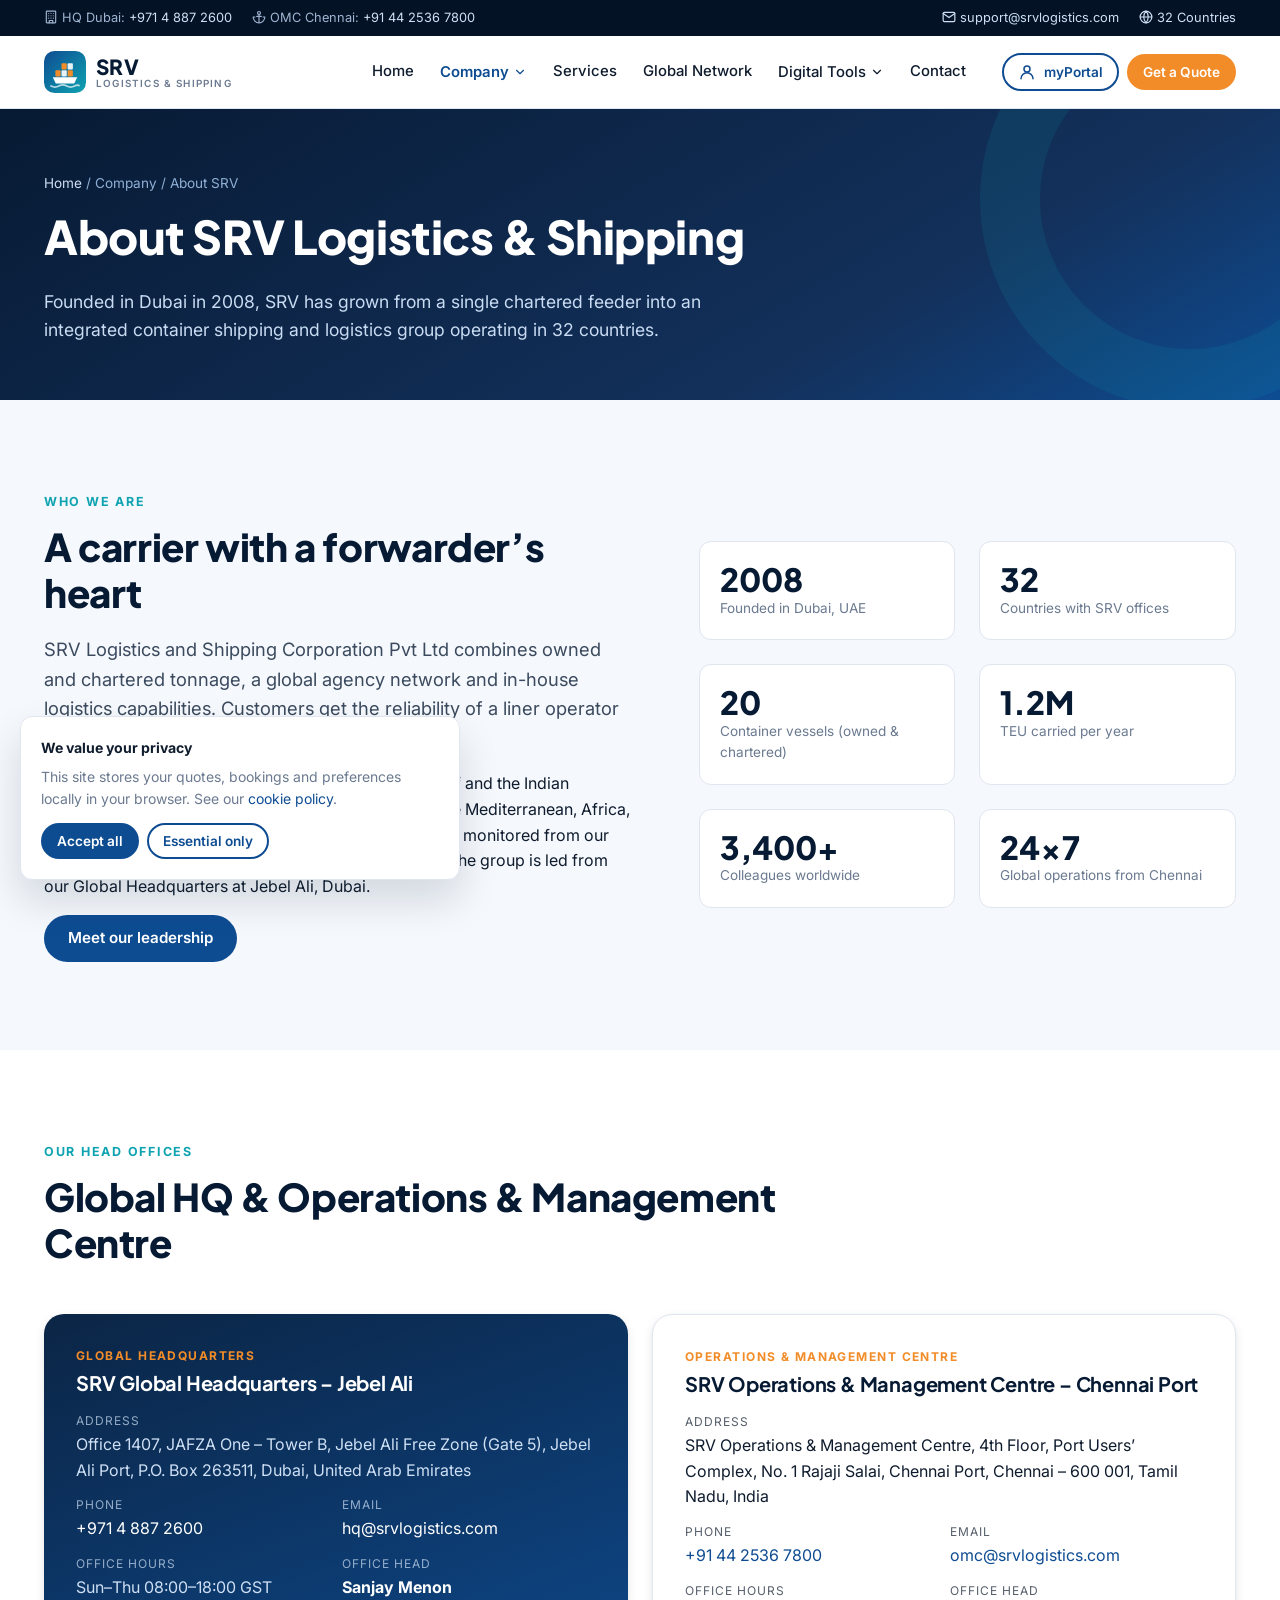
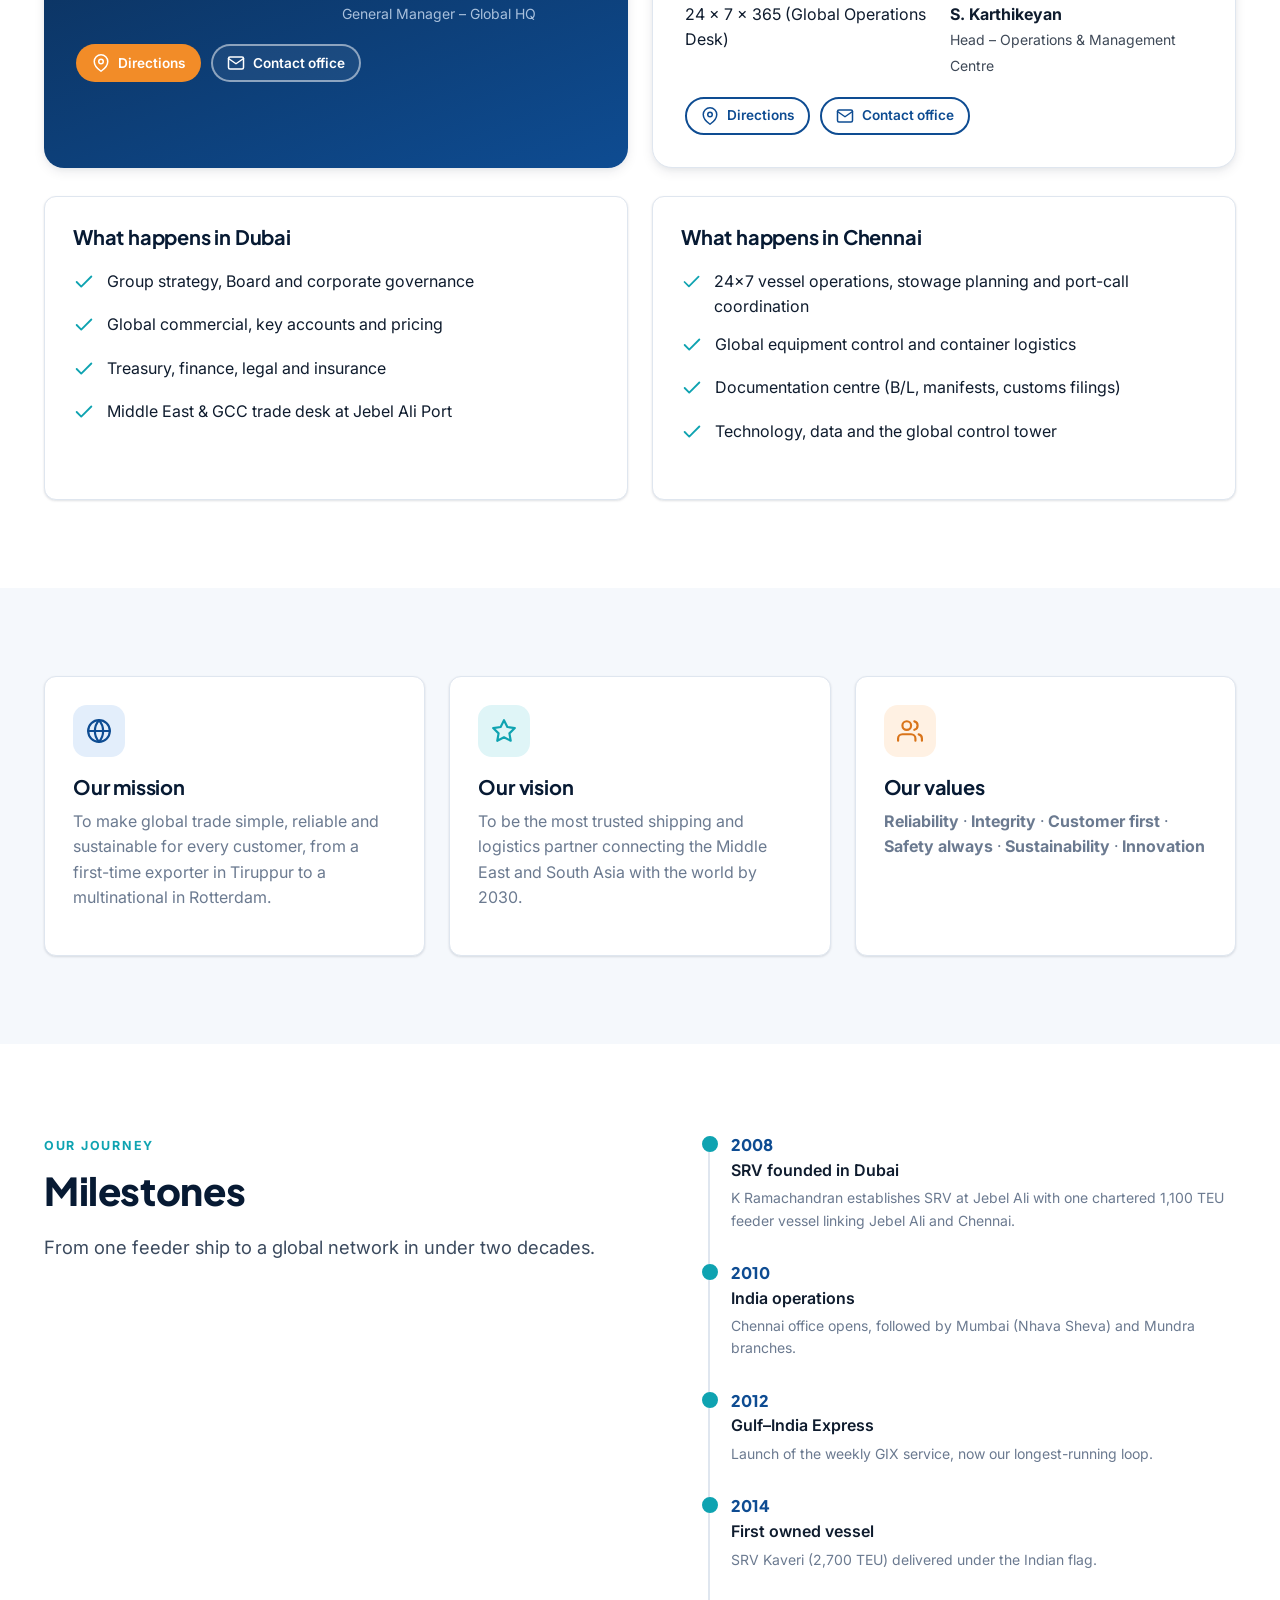
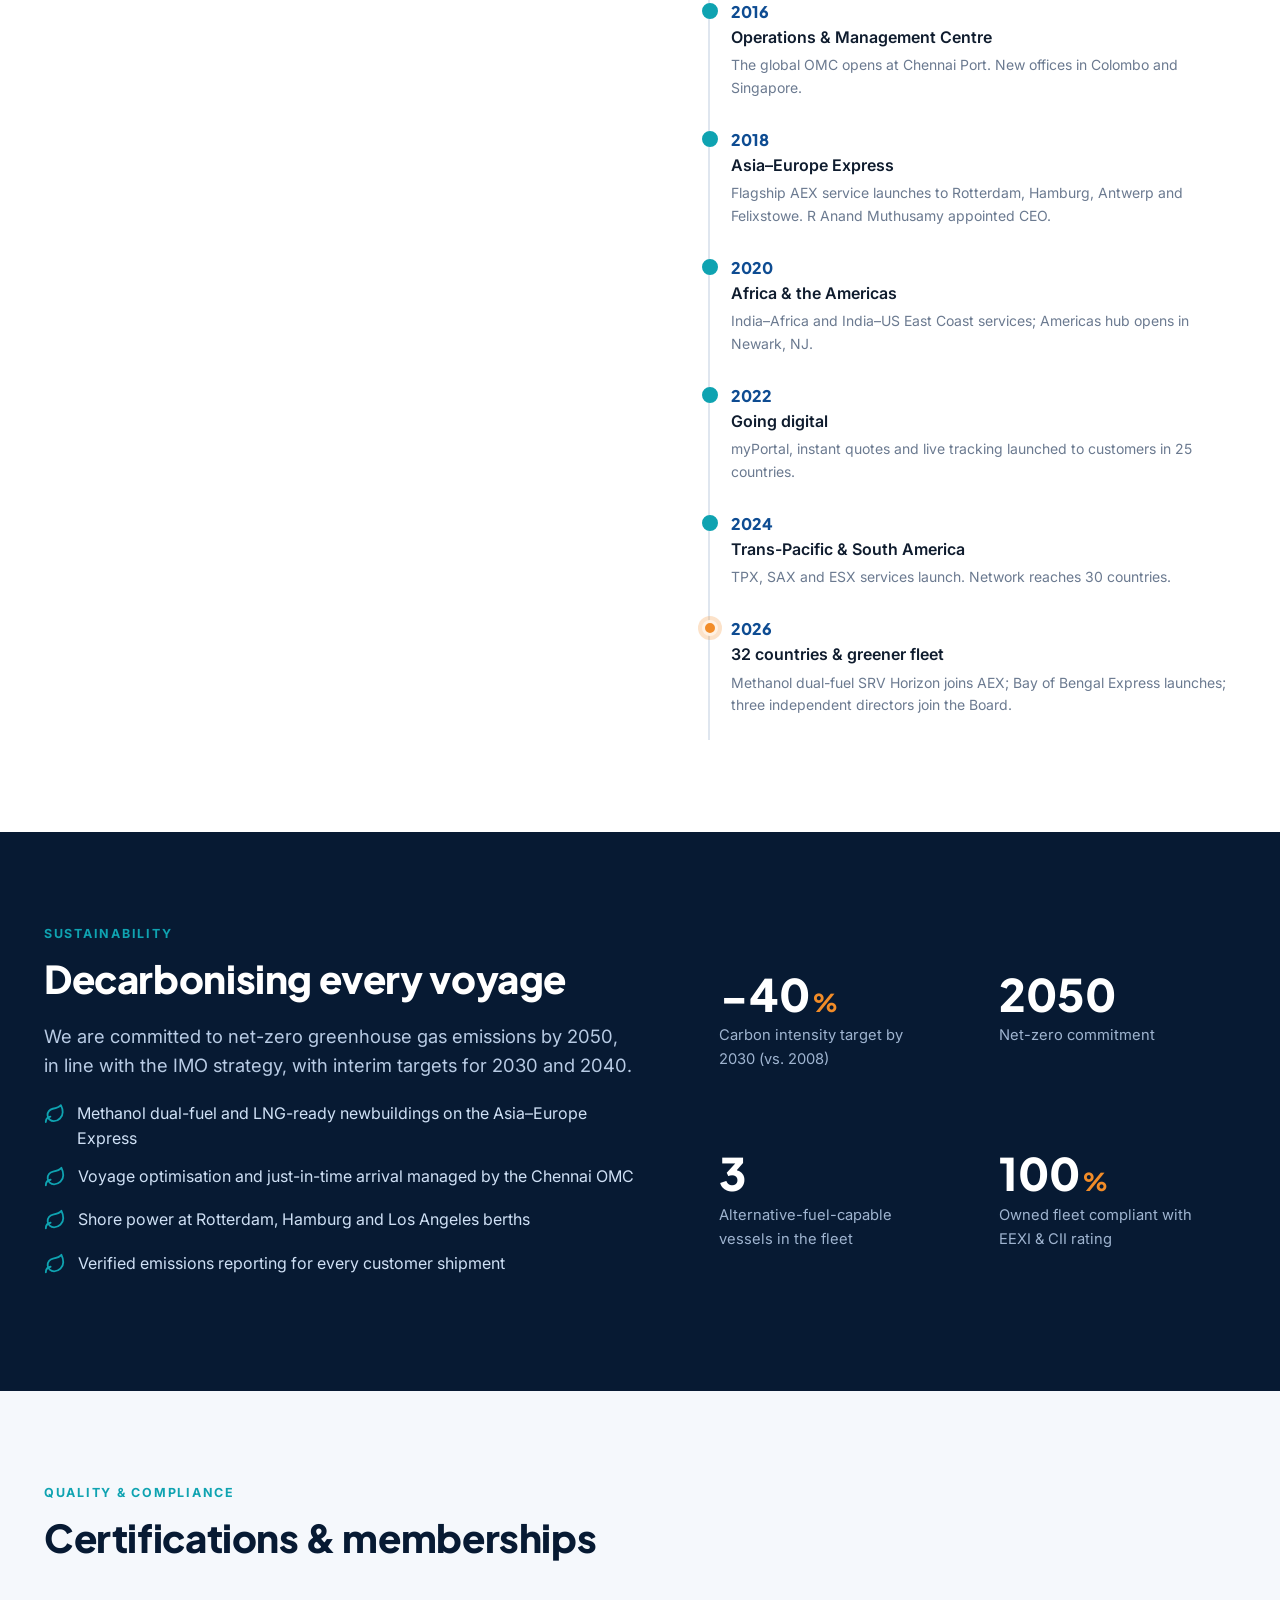
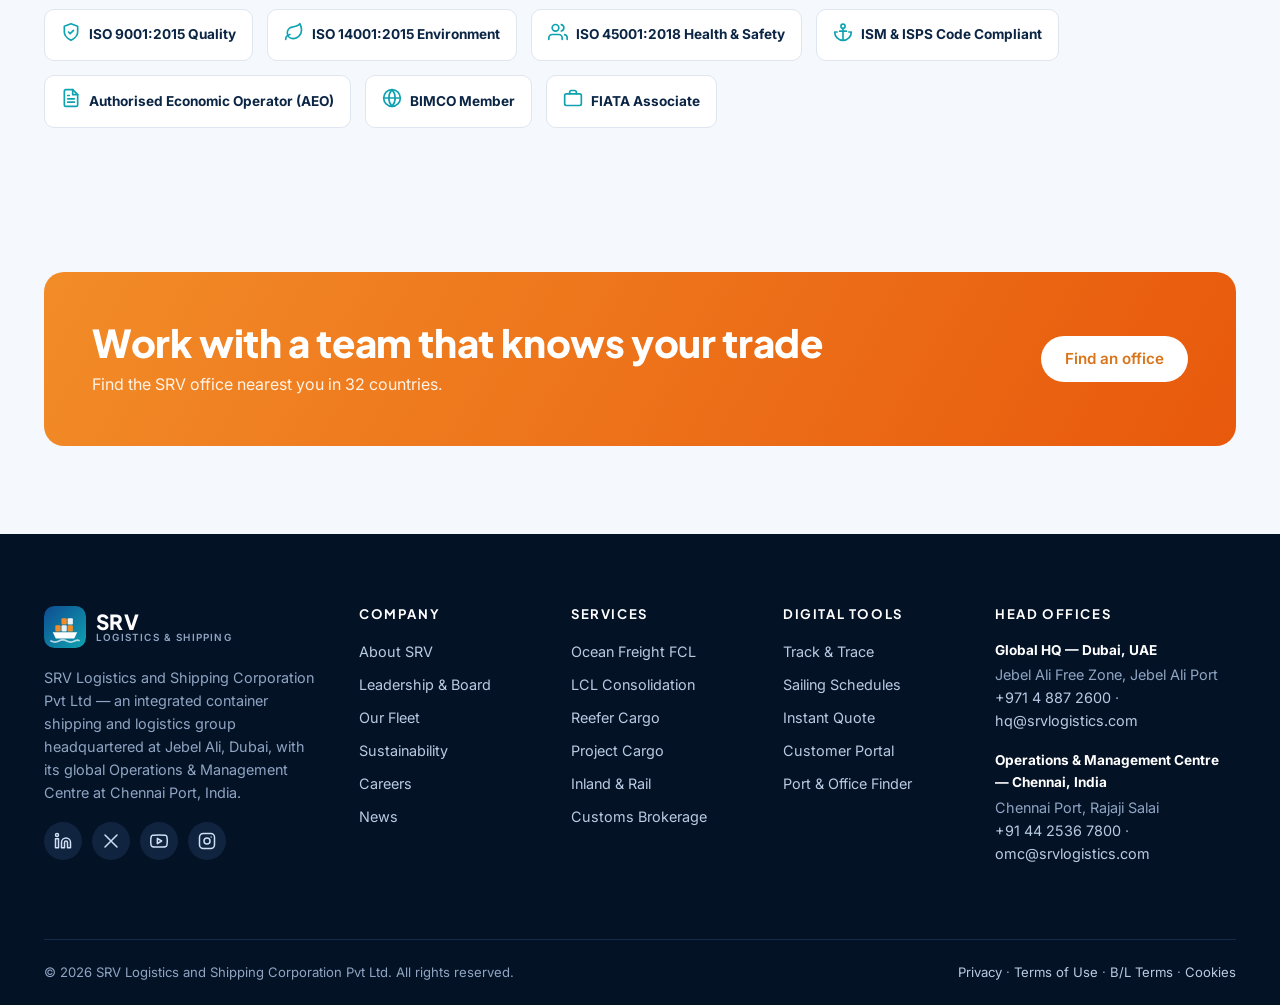
<file: about.html>
<!doctype html>
<html lang="en">
<head>
  <meta charset="utf-8">
  <meta name="viewport" content="width=device-width, initial-scale=1">
  <title>About SRV | SRV Logistics &amp; Shipping</title>
  <meta name="description" content="About SRV Logistics and Shipping Corporation Pvt Ltd — HQ at Jebel Ali, Dubai and Operations & Management Centre at Chennai Port, India.">
  <link rel="icon" href="assets/img/favicon.svg" type="image/svg+xml">
  <link rel="preconnect" href="https://fonts.googleapis.com"><link rel="preconnect" href="https://fonts.gstatic.com" crossorigin>
  <link href="https://fonts.googleapis.com/css2?family=Inter:wght@400;500;600;700&family=Plus+Jakarta+Sans:wght@600;700;800&display=swap" rel="stylesheet">
  <link rel="stylesheet" href="assets/css/style.css">
</head>
<body data-page="about">
<main id="main">
  <section class="page-hero">
    <div class="container">
      <div class="crumbs"><a href="./">Home</a> / Company / About SRV</div>
      <h1>About SRV Logistics &amp; Shipping</h1>
      <p>Founded in Dubai in 2008, SRV has grown from a single chartered feeder into an integrated container shipping and logistics group operating in 32 countries.</p>
    </div>
  </section>

  <section class="section">
    <div class="container split">
      <div>
        <span class="eyebrow">Who we are</span>
        <h2>A carrier with a forwarder’s heart</h2>
        <p class="lead">SRV Logistics and Shipping Corporation Pvt Ltd combines owned and chartered tonnage, a global agency network and in-house logistics capabilities. Customers get the reliability of a liner operator and the flexibility of a logistics partner.</p>
        <p>We specialise in the trades that connect the Arabian Gulf and the Indian subcontinent with the rest of the world: Asia–Europe, the Mediterranean, Africa, the Americas and Oceania. Every service is planned and monitored from our Operations &amp; Management Centre at Chennai Port, and the group is led from our Global Headquarters at Jebel Ali, Dubai.</p>
        <a class="btn btn-blue" href="leadership">Meet our leadership</a>
      </div>
      <div class="grid g-2">
        <div class="kpi"><div class="v">2008</div><div class="l">Founded in Dubai, UAE</div></div>
        <div class="kpi"><div class="v">32</div><div class="l">Countries with SRV offices</div></div>
        <div class="kpi"><div class="v">20</div><div class="l">Container vessels (owned &amp; chartered)</div></div>
        <div class="kpi"><div class="v">1.2M</div><div class="l">TEU carried per year</div></div>
        <div class="kpi"><div class="v">3,400+</div><div class="l">Colleagues worldwide</div></div>
        <div class="kpi"><div class="v">24×7</div><div class="l">Global operations from Chennai</div></div>
      </div>
    </div>
  </section>

  <section class="section alt" id="hubs">
    <div class="container">
      <div class="section-head"><span class="eyebrow">Our head offices</span><h2>Global HQ &amp; Operations &amp; Management Centre</h2></div>
      <div class="grid g-2" id="hqCards"></div>
      <div class="grid g-2" style="margin-top:28px">
        <div class="card"><h3>What happens in Dubai</h3><ul class="feature-list">
          <li><span data-icon="check"></span>Group strategy, Board and corporate governance</li>
          <li><span data-icon="check"></span>Global commercial, key accounts and pricing</li>
          <li><span data-icon="check"></span>Treasury, finance, legal and insurance</li>
          <li><span data-icon="check"></span>Middle East &amp; GCC trade desk at Jebel Ali Port</li></ul></div>
        <div class="card"><h3>What happens in Chennai</h3><ul class="feature-list">
          <li><span data-icon="check"></span>24×7 vessel operations, stowage planning and port-call coordination</li>
          <li><span data-icon="check"></span>Global equipment control and container logistics</li>
          <li><span data-icon="check"></span>Documentation centre (B/L, manifests, customs filings)</li>
          <li><span data-icon="check"></span>Technology, data and the global control tower</li></ul></div>
      </div>
    </div>
  </section>

  <section class="section">
    <div class="container">
      <div class="grid g-3">
        <div class="card"><div class="icon-badge" data-icon="globe"></div><h3>Our mission</h3><p class="muted">To make global trade simple, reliable and sustainable for every customer, from a first-time exporter in Tiruppur to a multinational in Rotterdam.</p></div>
        <div class="card"><div class="icon-badge teal" data-icon="star"></div><h3>Our vision</h3><p class="muted">To be the most trusted shipping and logistics partner connecting the Middle East and South Asia with the world by 2030.</p></div>
        <div class="card"><div class="icon-badge orange" data-icon="users"></div><h3>Our values</h3><p class="muted"><strong>Reliability</strong> · <strong>Integrity</strong> · <strong>Customer first</strong> · <strong>Safety always</strong> · <strong>Sustainability</strong> · <strong>Innovation</strong></p></div>
      </div>
    </div>
  </section>

  <section class="section alt">
    <div class="container split" style="align-items:start">
      <div><span class="eyebrow">Our journey</span><h2>Milestones</h2><p class="lead">From one feeder ship to a global network in under two decades.</p></div>
      <div class="timeline" id="history"></div>
    </div>
  </section>

  <section class="section dark" id="sustainability">
    <div class="container split">
      <div>
        <span class="eyebrow">Sustainability</span>
        <h2>Decarbonising every voyage</h2>
        <p class="lead">We are committed to net-zero greenhouse gas emissions by 2050, in line with the IMO strategy, with interim targets for 2030 and 2040.</p>
        <ul class="feature-list">
          <li><span data-icon="leaf"></span><span>Methanol dual-fuel and LNG-ready newbuildings on the Asia–Europe Express</span></li>
          <li><span data-icon="leaf"></span><span>Voyage optimisation and just-in-time arrival managed by the Chennai OMC</span></li>
          <li><span data-icon="leaf"></span><span>Shore power at Rotterdam, Hamburg and Los Angeles berths</span></li>
          <li><span data-icon="leaf"></span><span>Verified emissions reporting for every customer shipment</span></li>
        </ul>
      </div>
      <div class="grid g-2">
        <div class="stat" style="border:0"><div class="num">−40<small>%</small></div><div class="lbl">Carbon intensity target by 2030 (vs. 2008)</div></div>
        <div class="stat" style="border:0"><div class="num">2050</div><div class="lbl">Net-zero commitment</div></div>
        <div class="stat" style="border:0"><div class="num">3</div><div class="lbl">Alternative-fuel-capable vessels in the fleet</div></div>
        <div class="stat" style="border:0"><div class="num">100<small>%</small></div><div class="lbl">Owned fleet compliant with EEXI &amp; CII rating</div></div>
      </div>
    </div>
  </section>

  <section class="section">
    <div class="container">
      <div class="section-head"><span class="eyebrow">Quality &amp; compliance</span><h2>Certifications &amp; memberships</h2></div>
      <div class="logo-row">
        <div class="cert"><span data-icon="shield"></span>ISO 9001:2015 Quality</div>
        <div class="cert"><span data-icon="leaf"></span>ISO 14001:2015 Environment</div>
        <div class="cert"><span data-icon="users"></span>ISO 45001:2018 Health &amp; Safety</div>
        <div class="cert"><span data-icon="anchor"></span>ISM &amp; ISPS Code Compliant</div>
        <div class="cert"><span data-icon="doc"></span>Authorised Economic Operator (AEO)</div>
        <div class="cert"><span data-icon="globe"></span>BIMCO Member</div>
        <div class="cert"><span data-icon="briefcase"></span>FIATA Associate</div>
      </div>
    </div>
  </section>

  <section class="section-sm" style="padding-bottom:88px">
    <div class="container"><div class="cta-band"><div><h2>Work with a team that knows your trade</h2><p>Find the SRV office nearest you in 32 countries.</p></div><a class="btn btn-light" href="network">Find an office</a></div></div>
  </section>
</main>
<script src="assets/js/data.js"></script>
<script src="assets/js/core.js"></script>
<script>
SRV.init = function () {
  SRV.$('#hqCards').innerHTML = SRV.officeCard(SRV.country('AE').offices[0], true) + SRV.officeCard(SRV.country('IN').offices[0], false);
  const H = [
    ['2008', 'SRV founded in Dubai', 'K Ramachandran establishes SRV at Jebel Ali with one chartered 1,100 TEU feeder vessel linking Jebel Ali and Chennai.'],
    ['2010', 'India operations', 'Chennai office opens, followed by Mumbai (Nhava Sheva) and Mundra branches.'],
    ['2012', 'Gulf–India Express', 'Launch of the weekly GIX service, now our longest-running loop.'],
    ['2014', 'First owned vessel', 'SRV Kaveri (2,700 TEU) delivered under the Indian flag.'],
    ['2016', 'Operations & Management Centre', 'The global OMC opens at Chennai Port. New offices in Colombo and Singapore.'],
    ['2018', 'Asia–Europe Express', 'Flagship AEX service launches to Rotterdam, Hamburg, Antwerp and Felixstowe. R Anand Muthusamy appointed CEO.'],
    ['2020', 'Africa & the Americas', 'India–Africa and India–US East Coast services; Americas hub opens in Newark, NJ.'],
    ['2022', 'Going digital', 'myPortal, instant quotes and live tracking launched to customers in 25 countries.'],
    ['2024', 'Trans-Pacific & South America', 'TPX, SAX and ESX services launch. Network reaches 30 countries.'],
    ['2026', '32 countries & greener fleet', 'Methanol dual-fuel SRV Horizon joins AEX; Bay of Bengal Express launches; three independent directors join the Board.']
  ];
  SRV.$('#history').innerHTML = H.map(([y, t, d], i) => `<div class="tl-item ${i === H.length - 1 ? 'current' : 'done'}"><div class="tl-year">${y}</div><div class="tl-title">${t}</div><p class="muted small" style="margin:4px 0 0">${d}</p></div>`).join('');
};
</script>
</body>
</html>
</file>
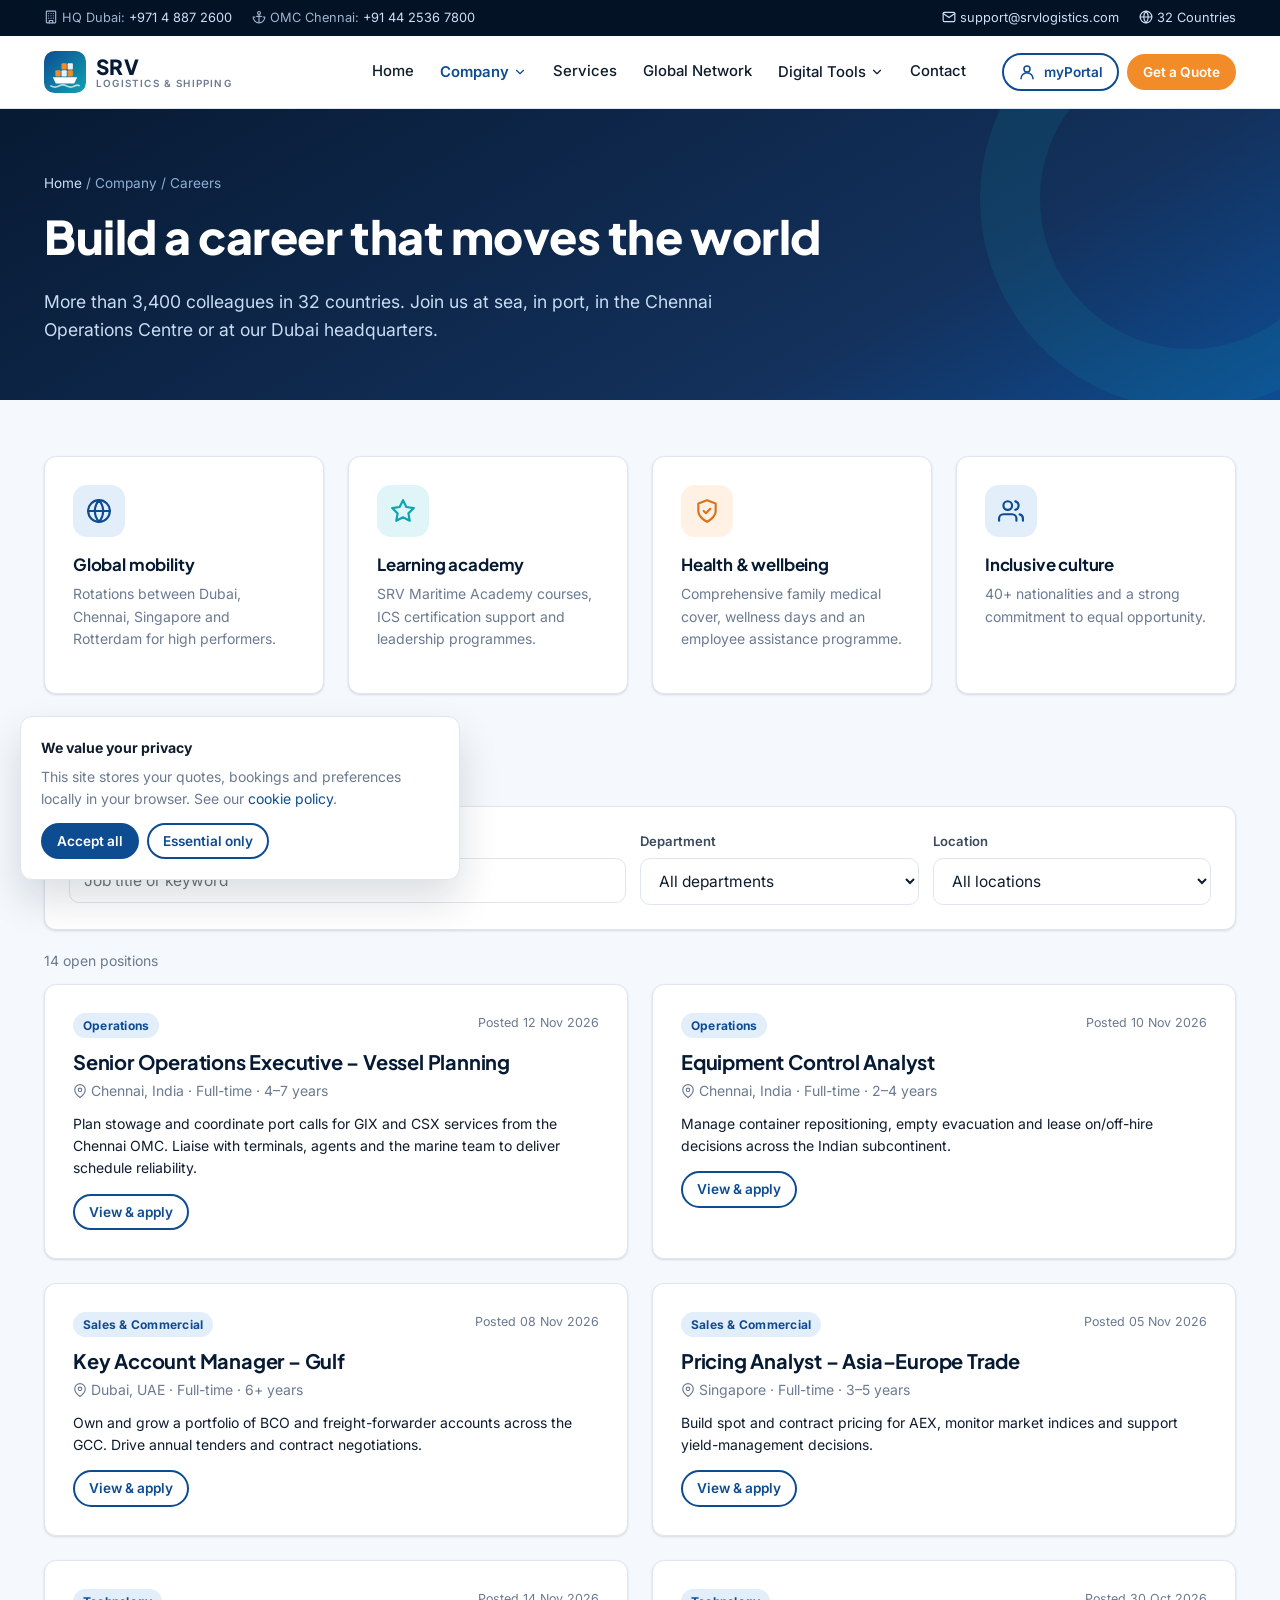
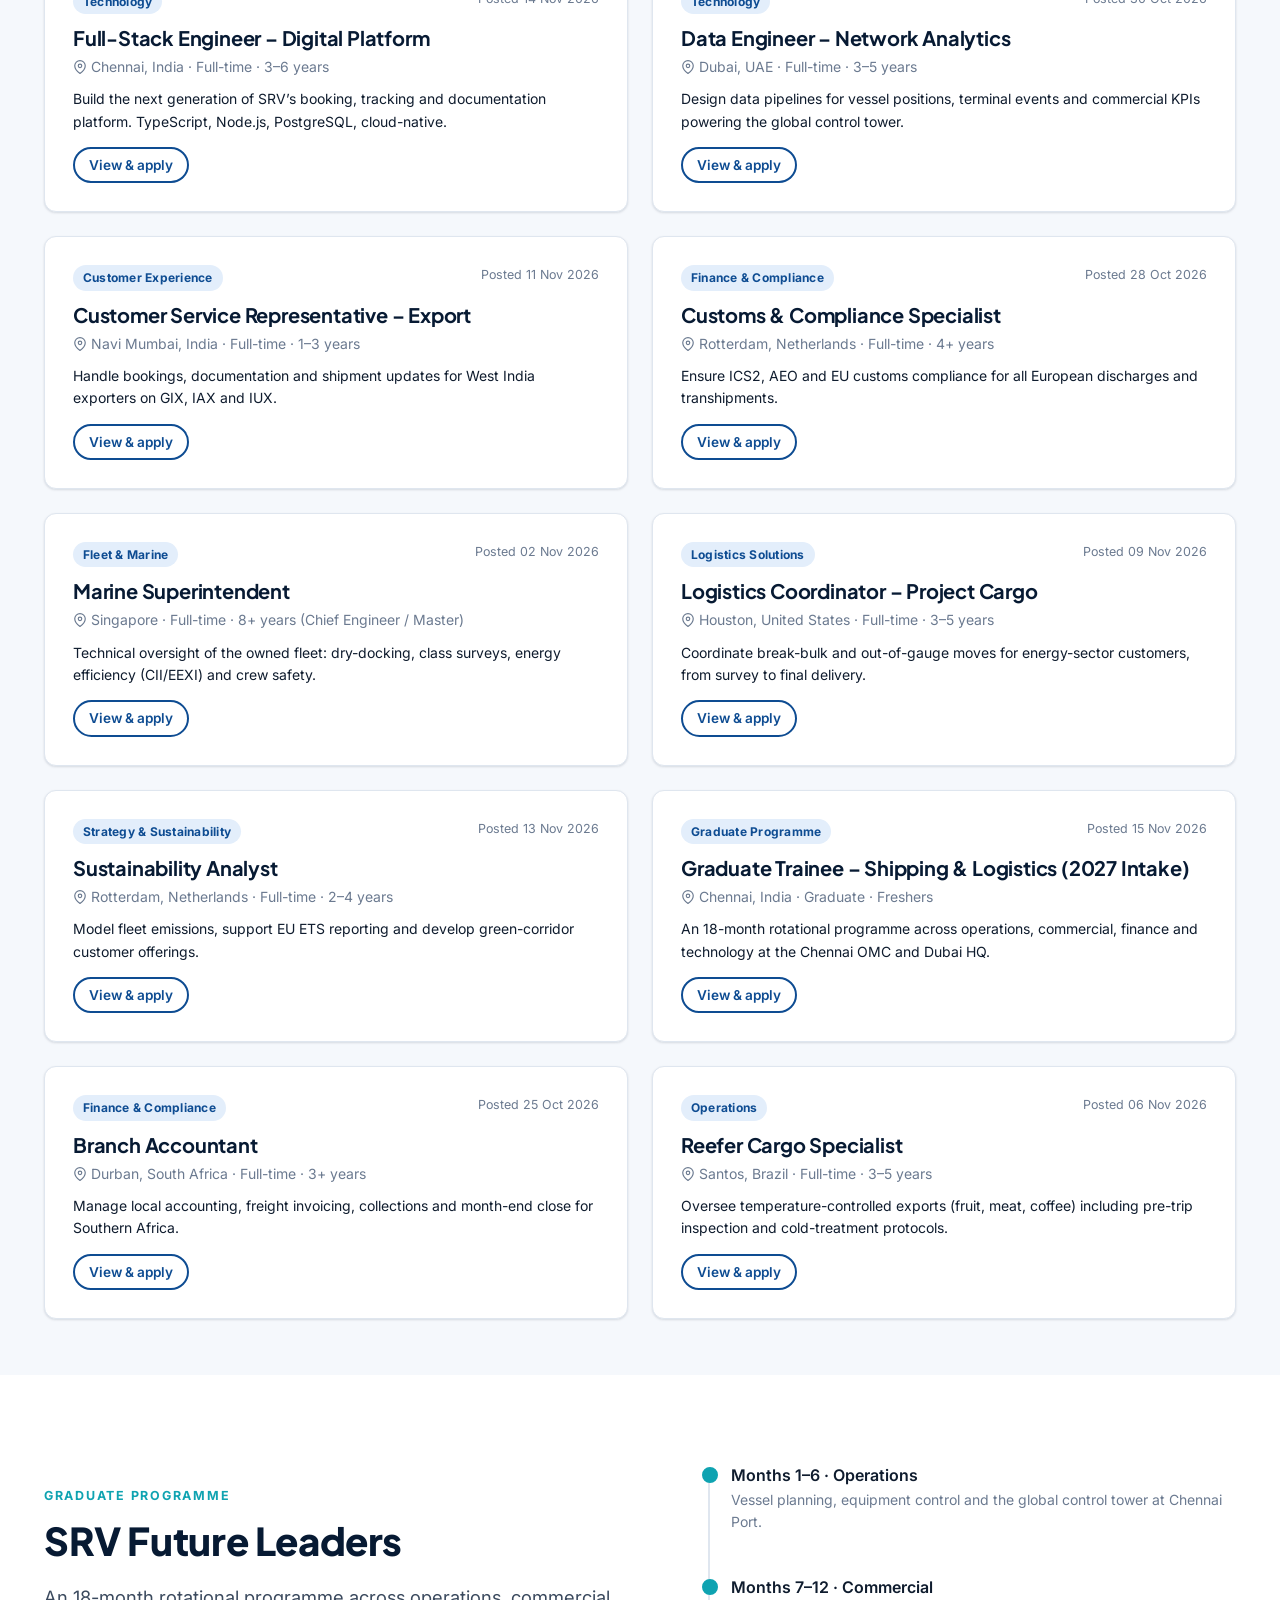
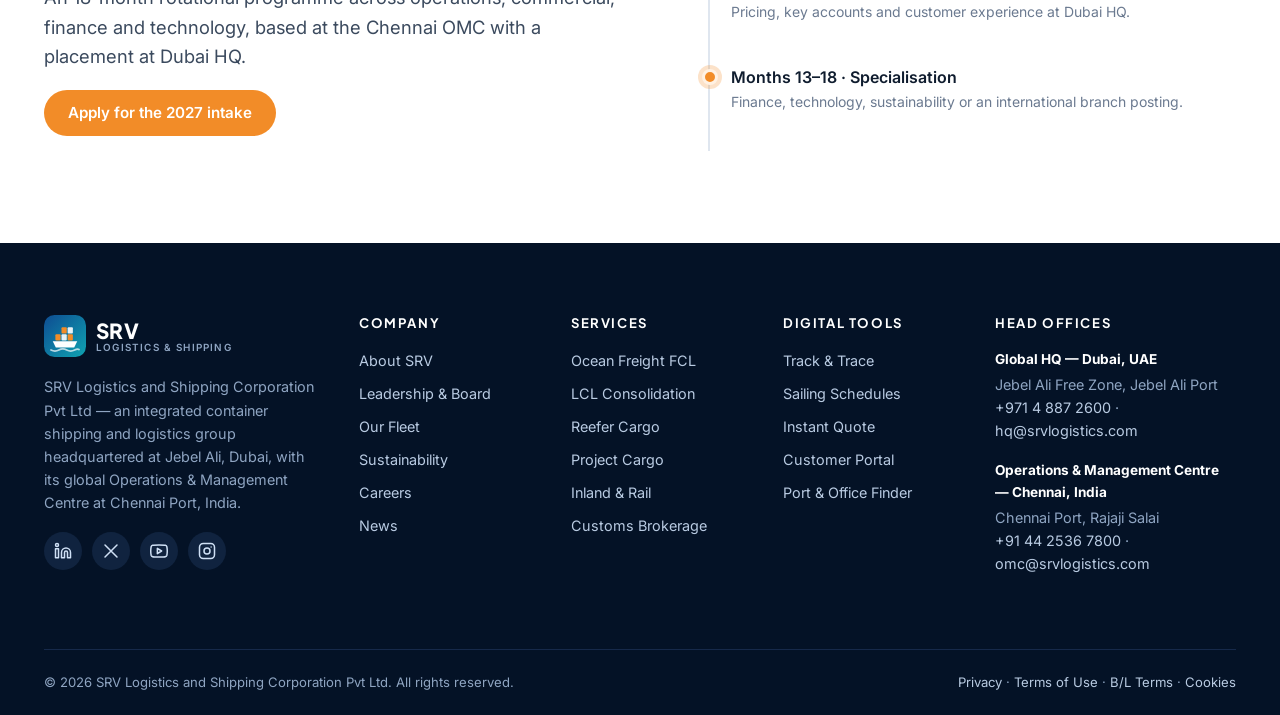
<file: careers.html>
<!doctype html>
<html lang="en">
<head>
  <meta charset="utf-8">
  <meta name="viewport" content="width=device-width, initial-scale=1">
  <title>Careers | SRV Logistics &amp; Shipping</title>
  <meta name="description" content="Careers at SRV Logistics & Shipping: open roles in Dubai, Chennai and 30 more countries.">
  <link rel="icon" href="assets/img/favicon.svg" type="image/svg+xml">
  <link rel="preconnect" href="https://fonts.googleapis.com"><link rel="preconnect" href="https://fonts.gstatic.com" crossorigin>
  <link href="https://fonts.googleapis.com/css2?family=Inter:wght@400;500;600;700&family=Plus+Jakarta+Sans:wght@600;700;800&display=swap" rel="stylesheet">
  <link rel="stylesheet" href="assets/css/style.css">
</head>
<body data-page="careers">
<main id="main">
  <section class="page-hero">
    <div class="container">
      <div class="crumbs"><a href="./">Home</a> / Company / Careers</div>
      <h1>Build a career that moves the world</h1>
      <p>More than 3,400 colleagues in 32 countries. Join us at sea, in port, in the Chennai Operations Centre or at our Dubai headquarters.</p>
    </div>
  </section>

  <section class="section-sm">
    <div class="container">
      <div class="grid g-4">
        <div class="card"><div class="icon-badge" data-icon="globe"></div><h4>Global mobility</h4><p class="muted small">Rotations between Dubai, Chennai, Singapore and Rotterdam for high performers.</p></div>
        <div class="card"><div class="icon-badge teal" data-icon="star"></div><h4>Learning academy</h4><p class="muted small">SRV Maritime Academy courses, ICS certification support and leadership programmes.</p></div>
        <div class="card"><div class="icon-badge orange" data-icon="shield"></div><h4>Health &amp; wellbeing</h4><p class="muted small">Comprehensive family medical cover, wellness days and an employee assistance programme.</p></div>
        <div class="card"><div class="icon-badge" data-icon="users"></div><h4>Inclusive culture</h4><p class="muted small">40+ nationalities and a strong commitment to equal opportunity.</p></div>
      </div>
    </div>
  </section>

  <section class="section-sm" id="jobs">
    <div class="container">
      <div class="panel" style="margin-bottom:20px"><div class="panel-body" style="display:grid;grid-template-columns:2fr 1fr 1fr;gap:14px" id="jobFilters">
        <div class="field"><label for="jq">Search roles</label><input id="jq" class="input" placeholder="Job title or keyword"></div>
        <div class="field"><label for="jd">Department</label><select id="jd" class="input"></select></div>
        <div class="field"><label for="jl">Location</label><select id="jl" class="input"></select></div>
      </div></div>
      <div class="small muted" id="jobCount" style="margin-bottom:12px"></div>
      <div class="grid g-2" id="jobList"></div>
    </div>
  </section>

  <section class="section alt">
    <div class="container split">
      <div><span class="eyebrow">Graduate programme</span><h2>SRV Future Leaders</h2><p class="lead">An 18-month rotational programme across operations, commercial, finance and technology, based at the Chennai OMC with a placement at Dubai HQ.</p><a class="btn btn-primary" href="#" id="gradApply">Apply for the 2027 intake</a></div>
      <div class="timeline">
        <div class="tl-item done"><div class="tl-title">Months 1–6 · Operations</div><p class="small muted">Vessel planning, equipment control and the global control tower at Chennai Port.</p></div>
        <div class="tl-item done"><div class="tl-title">Months 7–12 · Commercial</div><p class="small muted">Pricing, key accounts and customer experience at Dubai HQ.</p></div>
        <div class="tl-item current"><div class="tl-title">Months 13–18 · Specialisation</div><p class="small muted">Finance, technology, sustainability or an international branch posting.</p></div>
      </div>
    </div>
  </section>
</main>
<script src="assets/js/data.js"></script>
<script src="assets/js/core.js"></script>
<script>
SRV.init = function () {
  const { $, esc, icon } = SRV; const J = SRV_DATA.JOBS;
  if (window.innerWidth < 760) $('#jobFilters').style.gridTemplateColumns = '1fr';
  const opts = (arr, all) => `<option value="">${all}</option>` + [...new Set(arr)].sort().map((x) => `<option>${esc(x)}</option>`).join('');
  $('#jd').innerHTML = opts(J.map((j) => j.dept), 'All departments');
  $('#jl').innerHTML = opts(J.map((j) => j.location), 'All locations');

  function render() {
    const q = $('#jq').value.trim().toLowerCase(), d = $('#jd').value, l = $('#jl').value;
    const list = J.filter((j) => (!d || j.dept === d) && (!l || j.location === l) && (!q || `${j.title} ${j.desc} ${j.dept}`.toLowerCase().includes(q)));
    $('#jobCount').textContent = `${list.length} open ${list.length === 1 ? 'position' : 'positions'}`;
    $('#jobList').innerHTML = list.length ? list.map((j) => `<div class="card hover"><div style="display:flex;justify-content:space-between;gap:10px;flex-wrap:wrap"><span class="badge">${esc(j.dept)}</span><span class="tiny muted">Posted ${SRV.fmtDate(SRV.parseISO(j.posted))}</span></div>
      <h3 style="margin:12px 0 6px">${esc(j.title)}</h3><div class="small muted" style="margin-bottom:10px">${icon('pin').replace('<svg ', '<svg style="width:14px;height:14px;vertical-align:-2px" ')} ${esc(j.location)} · ${esc(j.type)} · ${esc(j.exp)}</div>
      <p class="small">${esc(j.desc)}</p><button class="btn btn-outline btn-sm" data-job="${j.id}">View &amp; apply</button></div>`).join('')
      : `<div class="empty card" style="grid-column:1/-1">${icon('briefcase')}<div>No roles match your filters. Send us your CV at <a href="mailto:careers@srvlogistics.com">careers@srvlogistics.com</a>.</div></div>`;
  }

  function apply(job) {
    const applied = SRV.store.get('applications', []).some((a) => a.job === job.id);
    const m = SRV.modal(esc(job.title), `<div class="small muted" style="margin-bottom:10px">${esc(job.id)} · ${esc(job.location)} · ${esc(job.dept)} · ${esc(job.exp)}</div><p>${esc(job.desc)}</p>
      ${applied ? `<div class="alert info" style="margin-bottom:16px">${icon('info')}<div>You have already applied for this role from this browser.</div></div>` : ''}
      <form id="appForm" class="form-grid" novalidate>
        <div class="field"><label for="aName">Full name</label><input id="aName" name="name" class="input" data-req></div>
        <div class="field"><label for="aEmail">Email</label><input id="aEmail" name="email" type="email" class="input" data-req></div>
        <div class="field"><label for="aPhone">Phone</label><input id="aPhone" name="phone" class="input" data-req data-pattern="^[+0-9 ()-]{7,20}$" data-msg="Enter a valid phone number."></div>
        <div class="field"><label for="aLoc">Current location</label><input id="aLoc" name="location" class="input" data-req></div>
        <div class="field"><label for="aExp">Years of experience</label><input id="aExp" name="experience" type="number" min="0" class="input" data-req></div>
        <div class="field"><label for="aLi">LinkedIn profile (optional)</label><input id="aLi" name="linkedin" class="input" placeholder="https://linkedin.com/in/…" data-pattern="^https?://" data-msg="Enter a full URL starting with http(s)://"></div>
        <div class="field full"><label for="aCv">CV / résumé (PDF or DOC, max 5 MB)</label><input id="aCv" name="cv" type="file" class="input" accept=".pdf,.doc,.docx" data-req></div>
        <div class="field full"><label for="aCover">Why SRV? (optional)</label><textarea id="aCover" name="cover" class="input" style="min-height:90px"></textarea></div>
        <div class="field full"><label class="check"><input type="checkbox" data-req name="consent"> I consent to SRV processing my data for recruitment purposes as described in the <a href="legal#privacy" target="_blank">privacy notice</a>.</label></div>
        <div class="full" style="display:flex;justify-content:flex-end;gap:10px"><button type="button" class="btn btn-outline" onclick="SRV.closeModal()">Cancel</button><button class="btn btn-primary" type="submit">Submit application</button></div>
      </form>`);
    m.querySelector('#appForm').addEventListener('submit', (e) => {
      e.preventDefault(); const f = e.target; if (!SRV.validate(f)) return;
      const file = f.cv.files[0];
      if (file && file.size > 5 * 1024 * 1024) { SRV.toast('Your CV must be 5 MB or smaller.', 'error'); return; }
      const d = SRV.formData(f); const ref = SRV.refNo('APP-', 6);
      SRV.store.push('applications', { ref, job: job.id, title: job.title, name: d.name, email: d.email, cv: file ? file.name : '', at: Date.now() });
      m.querySelector('.modal-body').innerHTML = `<div style="text-align:center;padding:16px 0"><div class="icon-badge teal" style="width:72px;height:72px;margin:0 auto 16px">${icon('checkCircle')}</div><h2 style="font-size:1.5rem">Application received</h2><p class="muted">Thank you, ${esc(d.name)}. Your reference is <strong class="mono">${ref}</strong>. Our talent team will review your profile and contact you at ${esc(d.email)}.</p><button class="btn btn-blue" onclick="SRV.closeModal()">Close</button></div>`;
    });
  }

  ['#jq', '#jd', '#jl'].forEach((s) => $(s).addEventListener('input', render));
  $('#jobList').addEventListener('click', (e) => { const b = e.target.closest('[data-job]'); if (b) apply(J.find((j) => j.id === b.dataset.job)); });
  $('#gradApply').addEventListener('click', (e) => { e.preventDefault(); apply(J.find((j) => j.dept === 'Graduate Programme')); });
  render();
};
</script>
</body>
</html>
</file>
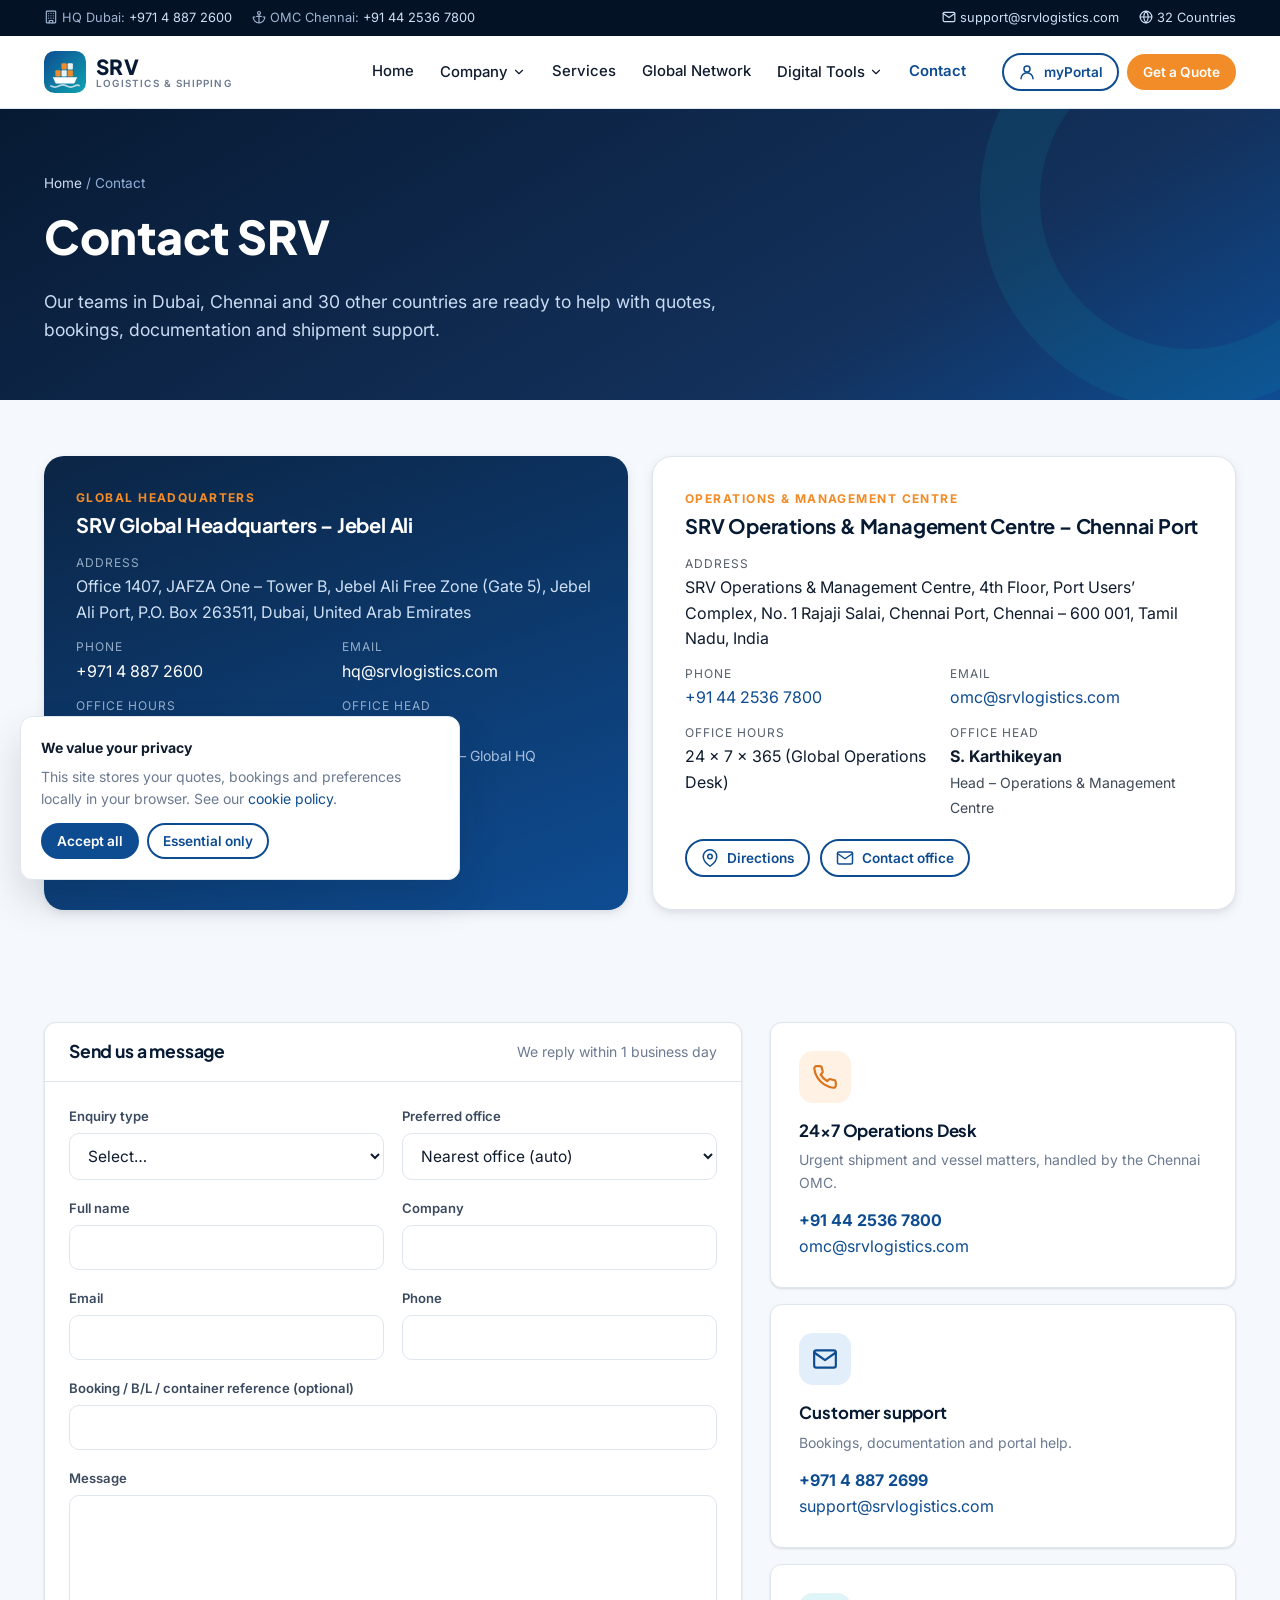
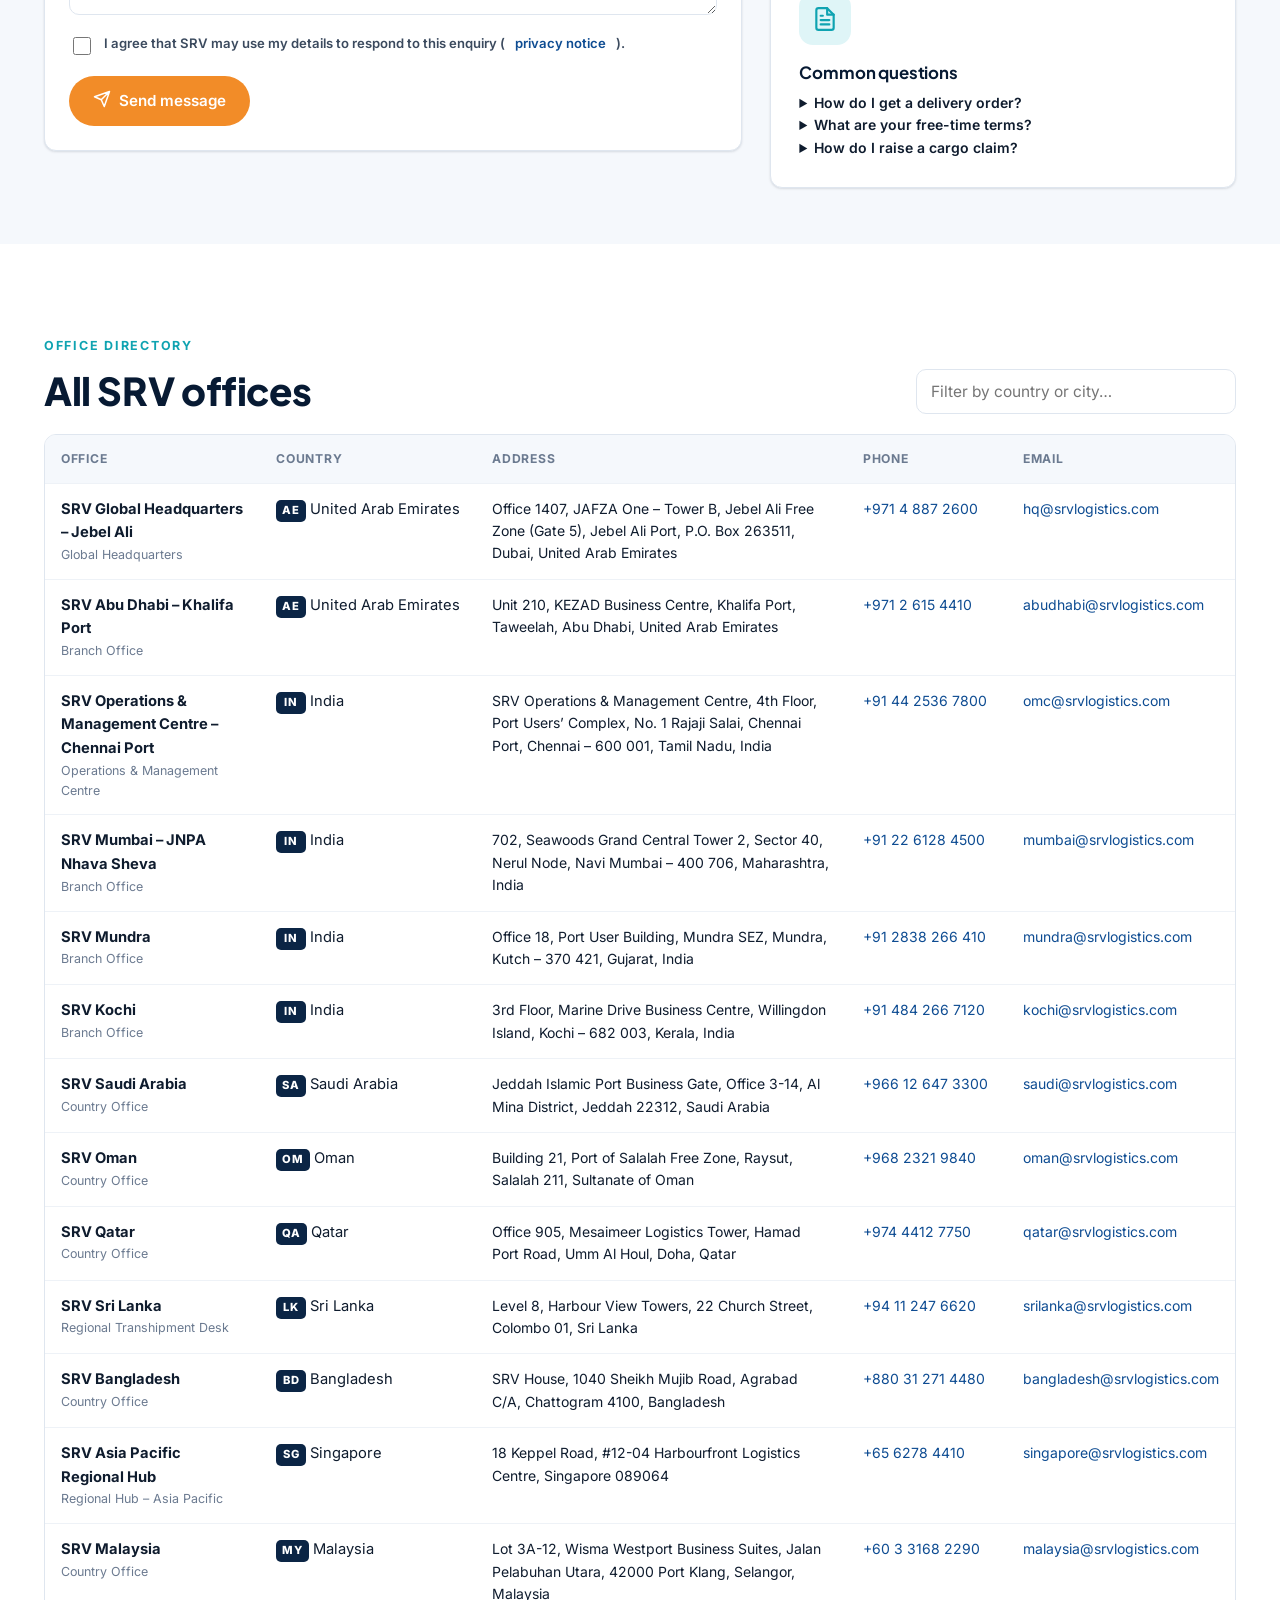
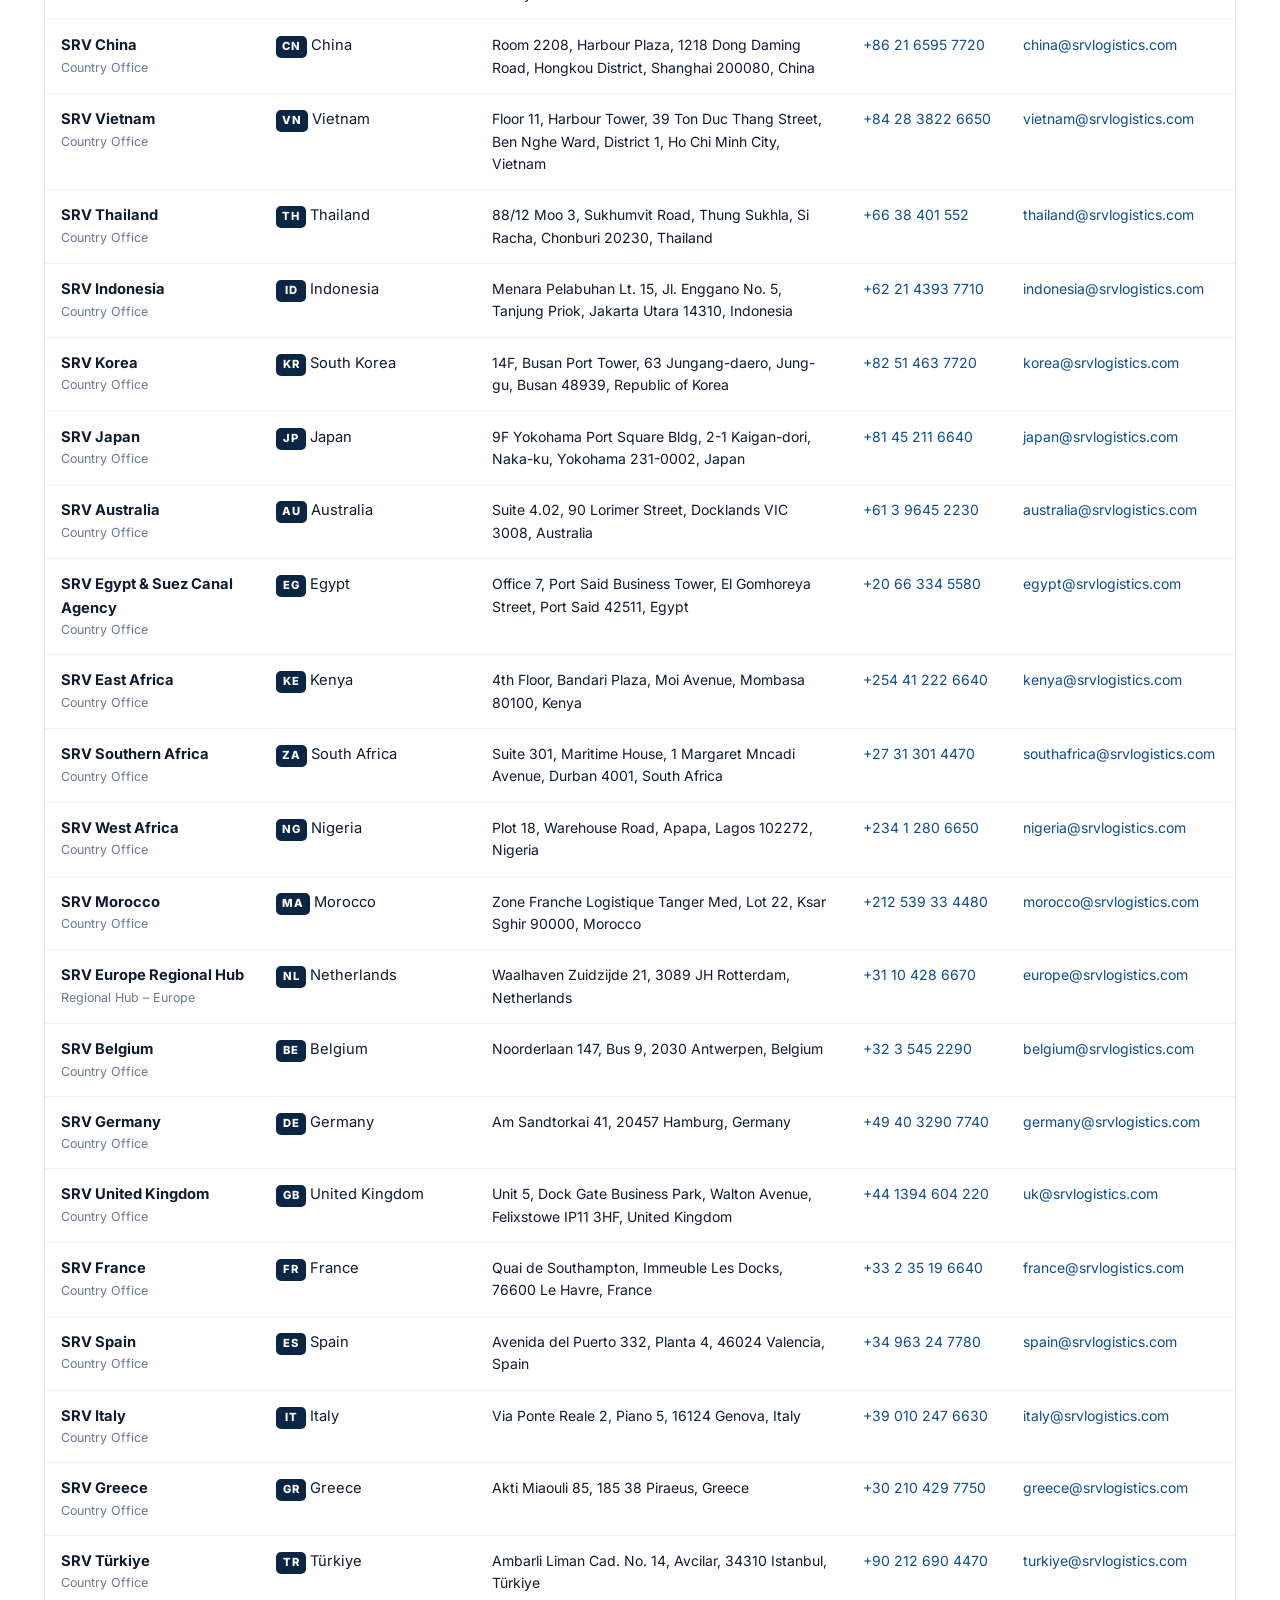
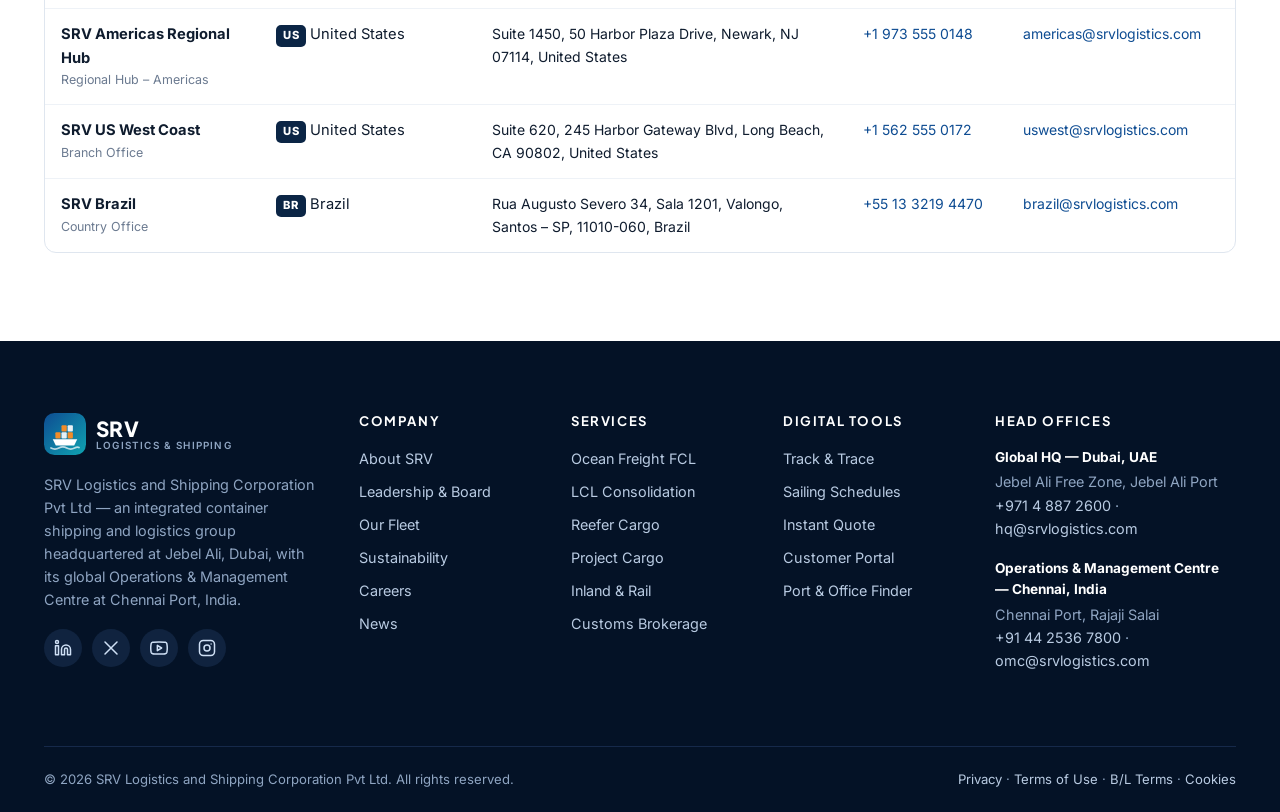
<file: contact.html>
<!doctype html>
<html lang="en">
<head>
  <meta charset="utf-8">
  <meta name="viewport" content="width=device-width, initial-scale=1">
  <title>Contact Us | SRV Logistics &amp; Shipping</title>
  <meta name="description" content="Contact SRV Logistics & Shipping: Global HQ at Jebel Ali, Dubai, Operations & Management Centre at Chennai Port, and offices in 32 countries.">
  <link rel="icon" href="assets/img/favicon.svg" type="image/svg+xml">
  <link rel="preconnect" href="https://fonts.googleapis.com"><link rel="preconnect" href="https://fonts.gstatic.com" crossorigin>
  <link href="https://fonts.googleapis.com/css2?family=Inter:wght@400;500;600;700&family=Plus+Jakarta+Sans:wght@600;700;800&display=swap" rel="stylesheet">
  <link rel="stylesheet" href="assets/css/style.css">
</head>
<body data-page="contact">
<main id="main">
  <section class="page-hero">
    <div class="container">
      <div class="crumbs"><a href="./">Home</a> / Contact</div>
      <h1>Contact SRV</h1>
      <p>Our teams in Dubai, Chennai and 30 other countries are ready to help with quotes, bookings, documentation and shipment support.</p>
    </div>
  </section>

  <section class="section-sm">
    <div class="container grid g-2" id="hq"></div>
  </section>

  <section class="section-sm">
    <div class="container quote-layout">
      <div class="panel">
        <div class="panel-head"><h3>Send us a message</h3><span class="small muted">We reply within 1 business day</span></div>
        <div class="panel-body">
          <form id="cForm" class="form-grid" novalidate>
            <div class="field"><label for="cType">Enquiry type</label><select id="cType" name="type" class="input" data-req>
              <option value="">Select…</option><option>New quote / sales</option><option>Booking &amp; documentation</option><option>Shipment status &amp; delays</option><option>Invoices &amp; payments</option><option>Claims</option><option>Partnerships &amp; agencies</option><option>Media &amp; investor relations</option><option>Other</option></select></div>
            <div class="field"><label for="cOffice">Preferred office</label><select id="cOffice" name="office" class="input"></select></div>
            <div class="field"><label for="cName">Full name</label><input id="cName" name="name" class="input" data-req autocomplete="name"></div>
            <div class="field"><label for="cCo">Company</label><input id="cCo" name="company" class="input" autocomplete="organization"></div>
            <div class="field"><label for="cEmail">Email</label><input id="cEmail" name="email" type="email" class="input" data-req autocomplete="email"></div>
            <div class="field"><label for="cPhone">Phone</label><input id="cPhone" name="phone" class="input" data-pattern="^[+0-9 ()-]{7,20}$" data-msg="Enter a valid phone number." autocomplete="tel"></div>
            <div class="field full"><label for="cRef">Booking / B/L / container reference (optional)</label><input id="cRef" name="ref" class="input mono"></div>
            <div class="field full"><label for="cMsg">Message</label><textarea id="cMsg" name="message" class="input" data-req></textarea></div>
            <div class="field full"><label class="check"><input type="checkbox" name="consent" data-req> I agree that SRV may use my details to respond to this enquiry (<a href="legal#privacy">privacy notice</a>).</label></div>
            <div class="full"><button class="btn btn-primary" type="submit"><span data-icon="send"></span>Send message</button></div>
          </form>
        </div>
      </div>
      <aside class="sticky-side grid" style="gap:16px">
        <div class="card"><div class="icon-badge orange" data-icon="phone"></div><h4>24×7 Operations Desk</h4><p class="small muted">Urgent shipment and vessel matters, handled by the Chennai OMC.</p><p style="margin:0"><strong id="omcPhone"></strong><br><a id="omcMail"></a></p></div>
        <div class="card"><div class="icon-badge" data-icon="mail"></div><h4>Customer support</h4><p class="small muted">Bookings, documentation and portal help.</p><p style="margin:0"><strong id="supPhone"></strong><br><a id="supMail"></a></p></div>
        <div class="card"><div class="icon-badge teal" data-icon="doc"></div><h4>Common questions</h4>
          <details><summary class="small" style="cursor:pointer;font-weight:600">How do I get a delivery order?</summary><p class="small muted">Once freight is paid and the original or e-B/L is surrendered, the destination office issues the DO electronically.</p></details>
          <details><summary class="small" style="cursor:pointer;font-weight:600">What are your free-time terms?</summary><p class="small muted">Standard combined free time is 7 days at origin and 7 at destination. Extended packages are available when you quote.</p></details>
          <details><summary class="small" style="cursor:pointer;font-weight:600">How do I raise a cargo claim?</summary><p class="small muted">Select “Claims” above and include your B/L number, survey report and photos. Claims must be notified within 3 days of delivery.</p></details>
        </div>
      </aside>
    </div>
  </section>

  <section class="section alt">
    <div class="container">
      <div style="display:flex;justify-content:space-between;align-items:flex-end;gap:16px;flex-wrap:wrap;margin-bottom:20px">
        <div><span class="eyebrow">Office directory</span><h2 style="margin:0">All SRV offices</h2></div>
        <input id="dirQ" class="input" placeholder="Filter by country or city…" style="max-width:320px">
      </div>
      <div class="table-wrap"><table class="table"><thead><tr><th>Office</th><th>Country</th><th>Address</th><th>Phone</th><th>Email</th></tr></thead><tbody id="dir"></tbody></table></div>
    </div>
  </section>
</main>
<script src="assets/js/data.js"></script>
<script src="assets/js/core.js"></script>
<script>
SRV.init = function () {
  const { $, esc, icon } = SRV; const S = SRV_DATA.SITE;
  $('#hq').innerHTML = SRV.officeCard(SRV.country('AE').offices[0], true) + SRV.officeCard(SRV.country('IN').offices[0], false);
  $('#omcPhone').innerHTML = SRV.tel(S.omc.phone); $('#omcMail').textContent = S.omc.email; $('#omcMail').href = 'mailto:' + S.omc.email;
  $('#supPhone').innerHTML = SRV.tel(S.support.phone); $('#supMail').textContent = S.support.email; $('#supMail').href = 'mailto:' + S.support.email;
  const offices = SRV.allOffices();
  $('#cOffice').innerHTML = '<option value="">Nearest office (auto)</option>' + SRV_DATA.REGIONS.map((r) => `<optgroup label="${r}">${offices.filter((o) => o.region === r).map((o) => `<option>${esc(o.name)}</option>`).join('')}</optgroup>`).join('');
  if (SRV.qs('office')) $('#cOffice').value = SRV.qs('office');
  if (SRV.qs('topic')) { $('#cType').value = 'New quote / sales'; $('#cMsg').value = `I would like to know more about: ${SRV.qs('topic')}\n\n`; }
  const prof = SRV.store.get('profile', {}) || {};
  ['name', 'company', 'email', 'phone'].forEach((k) => { if (prof[k]) $(`#cForm [name=${k}]`).value = prof[k]; });

  $('#cForm').addEventListener('submit', (e) => {
    e.preventDefault(); const f = e.target; if (!SRV.validate(f)) return;
    const d = SRV.formData(f); const ticket = SRV.refNo('SR-', 7);
    const office = d.office || 'SRV Operations & Management Centre – Chennai Port';
    SRV.store.push('enquiries', Object.assign({ ticket, at: Date.now(), office }, d));
    f.closest('.panel-body').innerHTML = `<div style="text-align:center;padding:24px 0"><div class="icon-badge teal" style="width:72px;height:72px;margin:0 auto 16px">${icon('checkCircle')}</div><h2 style="font-size:1.5rem">Thank you, ${esc(d.name)}.</h2><p class="muted">Your enquiry has been logged as <strong class="mono">${ticket}</strong> and routed to <strong>${esc(office)}</strong>. A confirmation will be sent to ${esc(d.email)}.</p><a class="btn btn-outline" href="contact">Send another message</a></div>`;
    window.scrollTo({ top: 200 });
  });

  function dir() {
    const q = $('#dirQ').value.trim().toLowerCase();
    $('#dir').innerHTML = offices.filter((o) => !q || `${o.name} ${o.country} ${o.city} ${o.address}`.toLowerCase().includes(q))
      .map((o) => `<tr><td><strong>${esc(o.name)}</strong><div class="tiny muted">${esc(o.type)}</div></td><td class="nowrap"><span class="cc">${o.cc}</span> ${esc(o.country)}</td><td class="small">${esc(o.address)}</td><td class="nowrap small">${SRV.tel(o.phone)}</td><td class="small"><a href="mailto:${o.email}">${esc(o.email)}</a></td></tr>`).join('') || '<tr><td colspan="5" class="muted">No offices match.</td></tr>';
  }
  $('#dirQ').addEventListener('input', dir); dir();
};
</script>
</body>
</html>
</file>
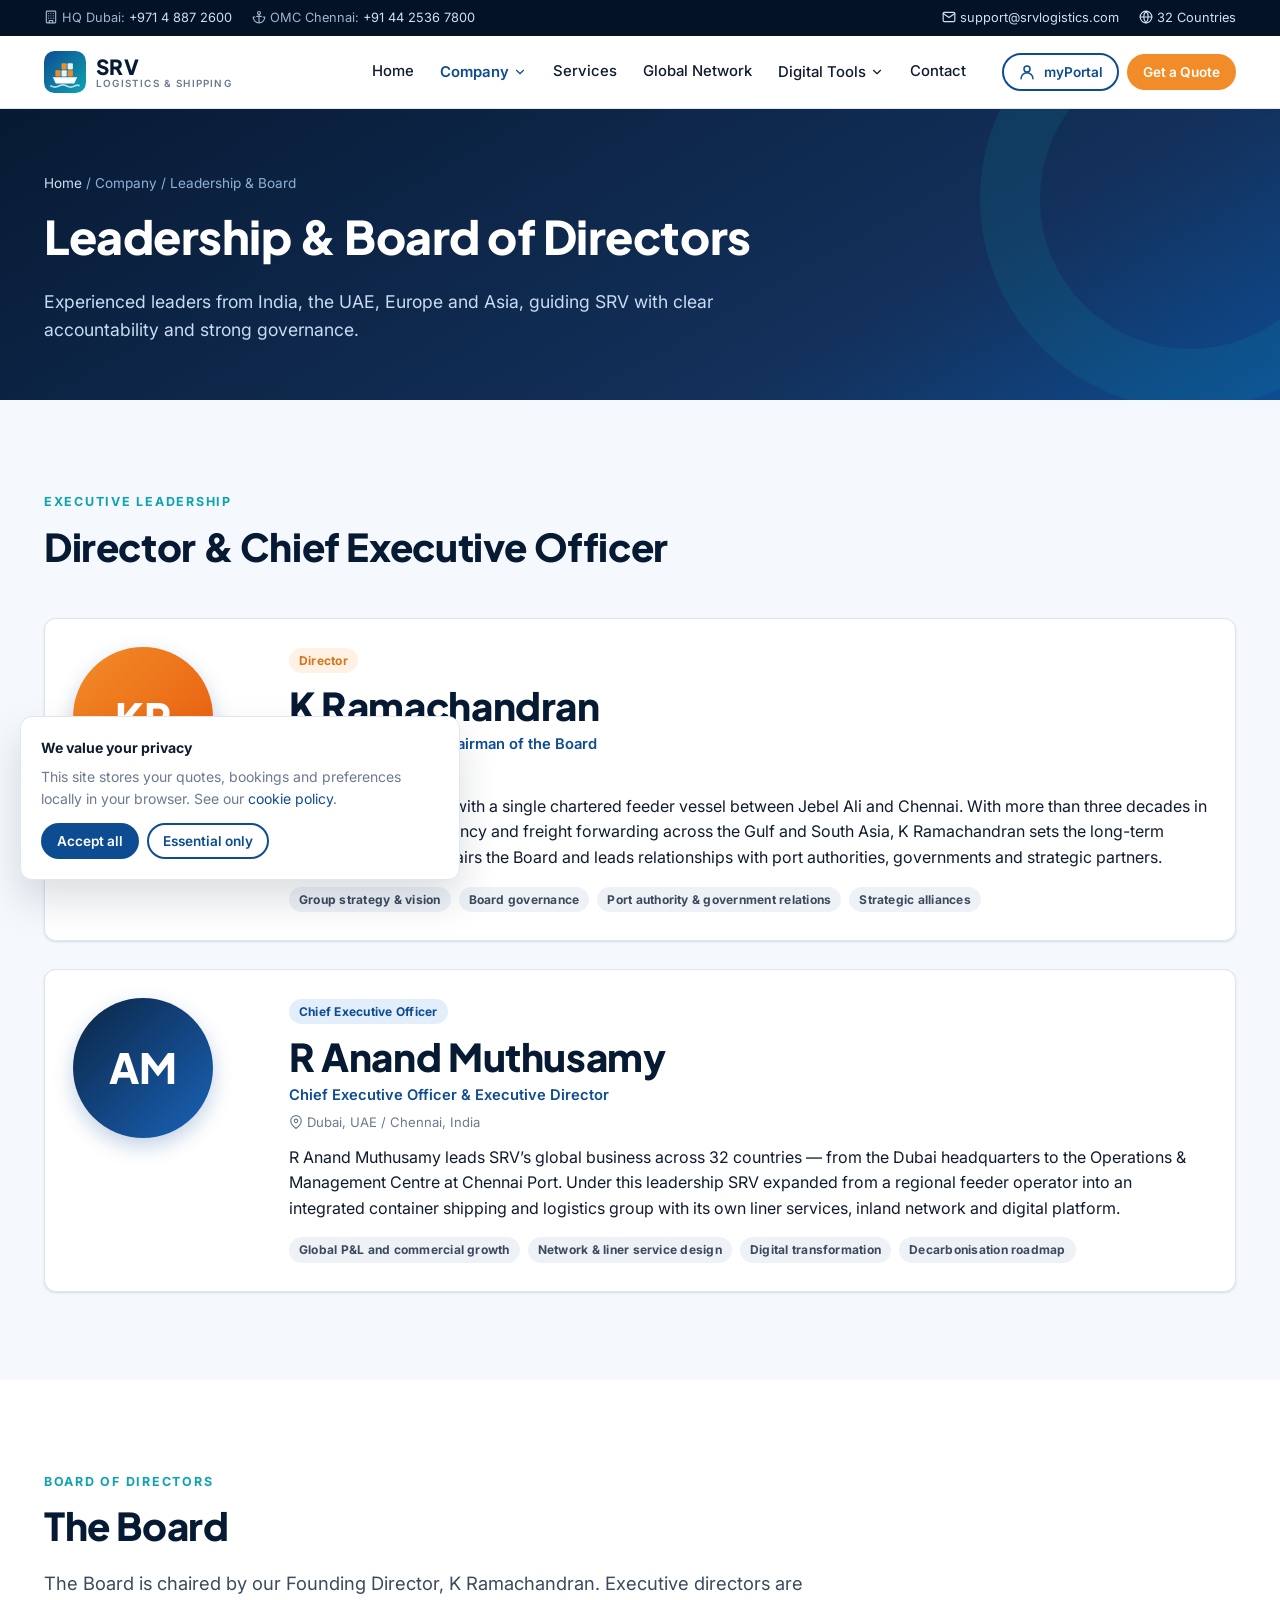
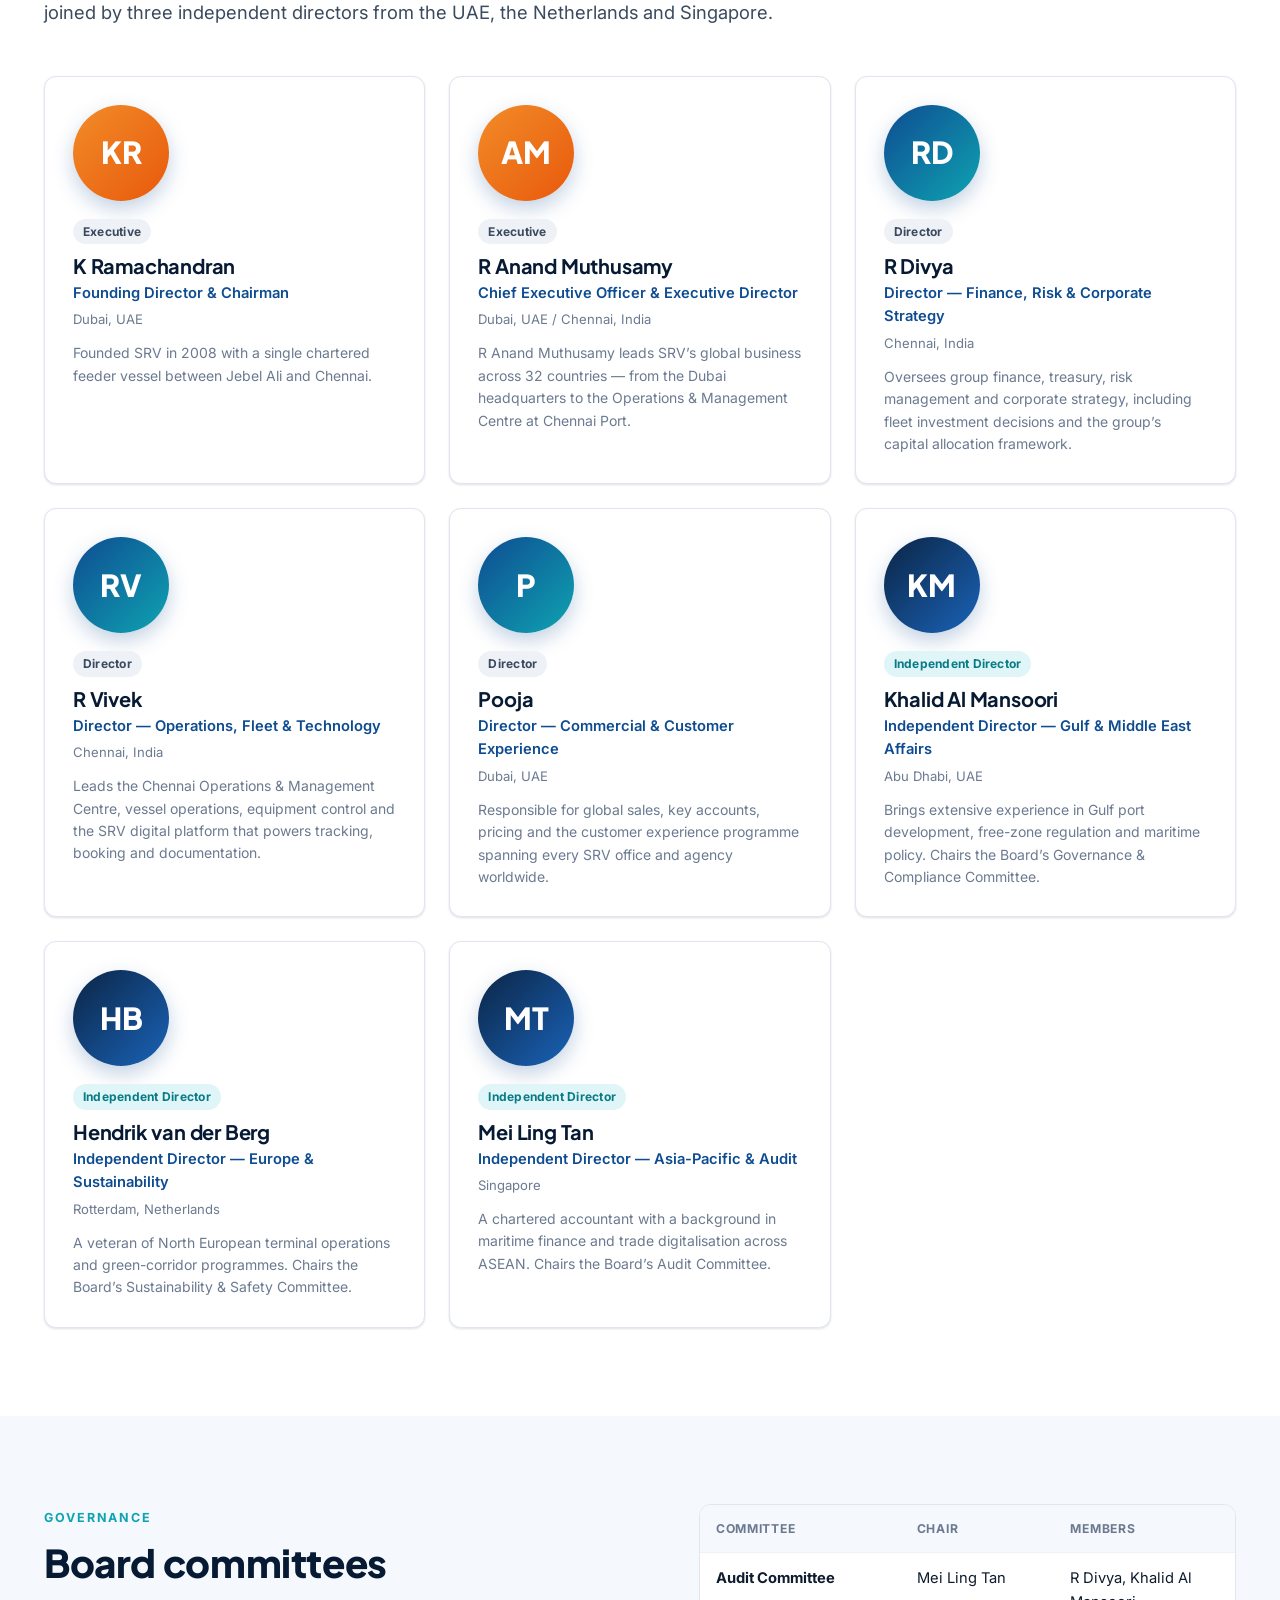
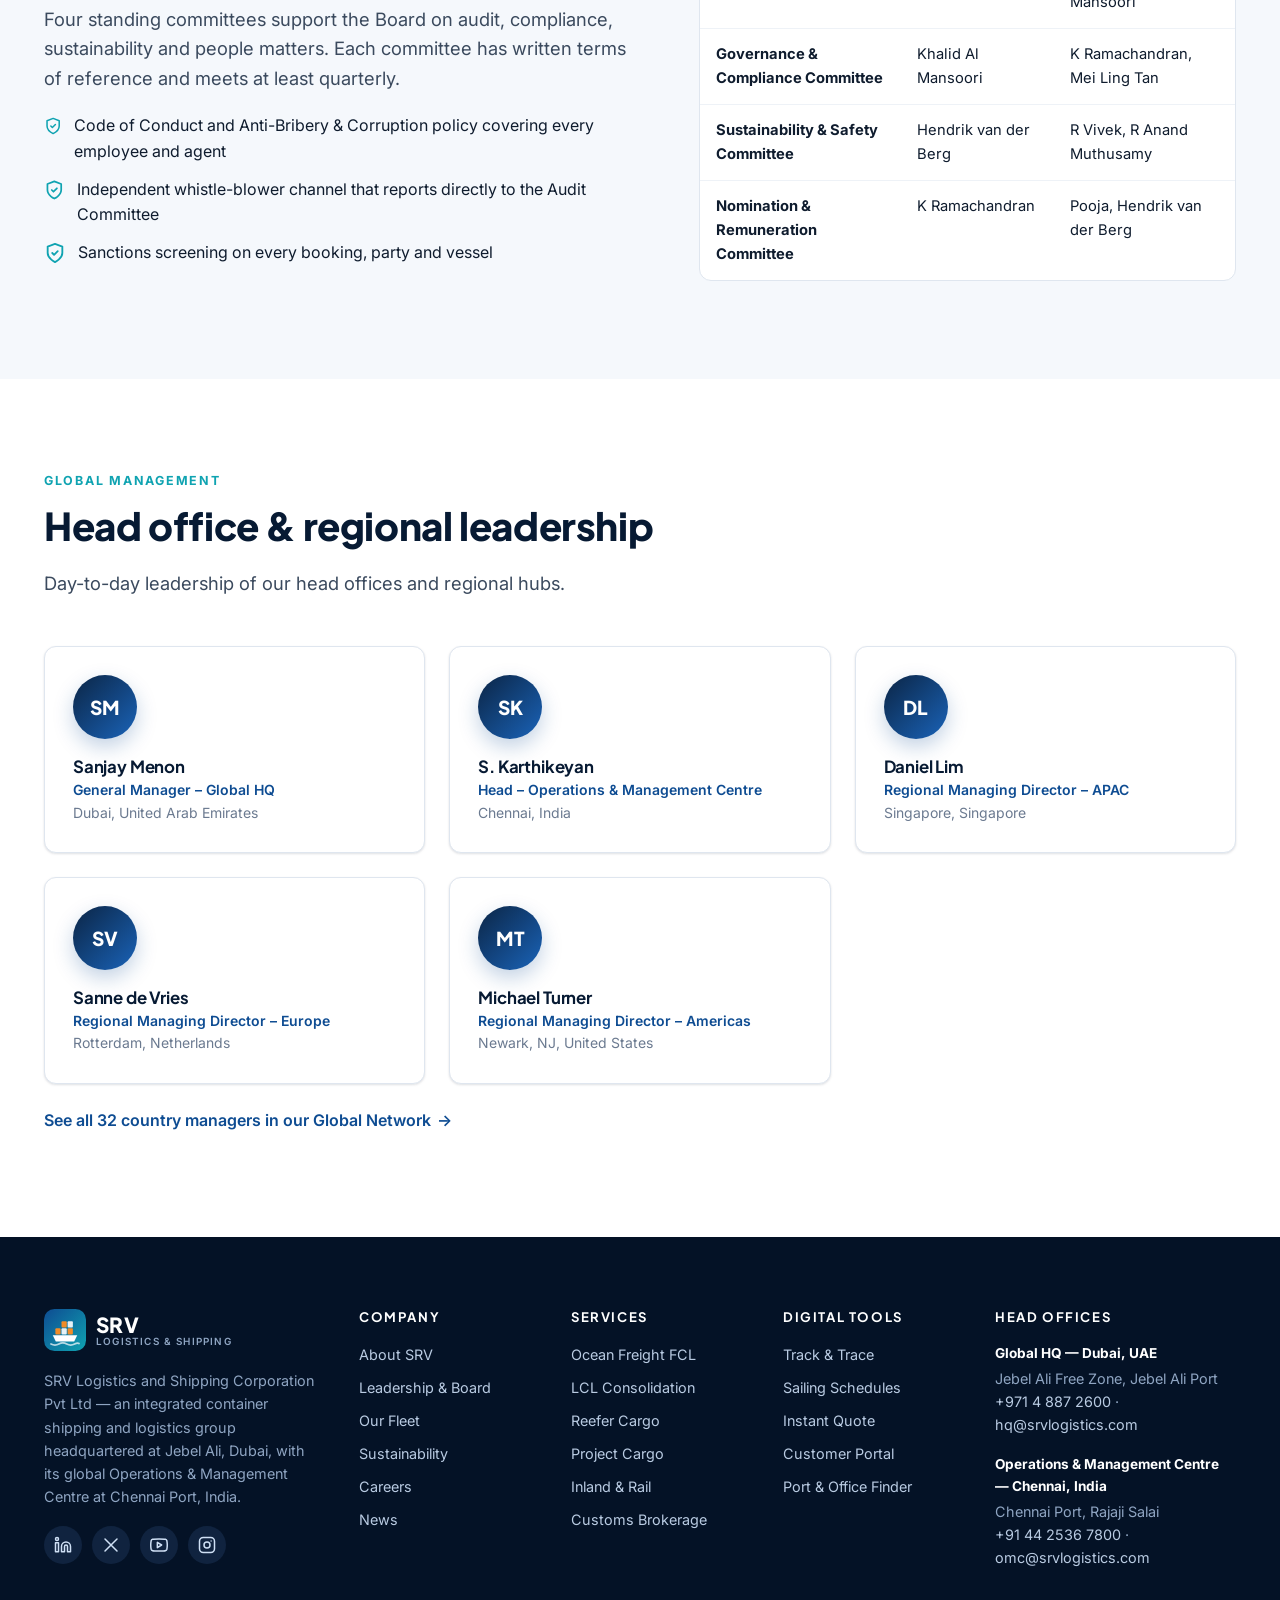
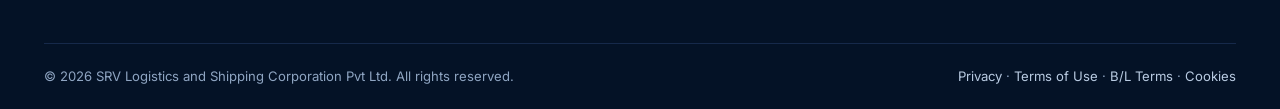
<file: leadership.html>
<!doctype html>
<html lang="en">
<head>
  <meta charset="utf-8">
  <meta name="viewport" content="width=device-width, initial-scale=1">
  <title>Leadership &amp; Board | SRV Logistics &amp; Shipping</title>
  <meta name="description" content="Board of Directors and executive leadership of SRV Logistics and Shipping Corporation Pvt Ltd.">
  <link rel="icon" href="assets/img/favicon.svg" type="image/svg+xml">
  <link rel="preconnect" href="https://fonts.googleapis.com"><link rel="preconnect" href="https://fonts.gstatic.com" crossorigin>
  <link href="https://fonts.googleapis.com/css2?family=Inter:wght@400;500;600;700&family=Plus+Jakarta+Sans:wght@600;700;800&display=swap" rel="stylesheet">
  <link rel="stylesheet" href="assets/css/style.css">
</head>
<body data-page="leadership">
<main id="main">
  <section class="page-hero">
    <div class="container">
      <div class="crumbs"><a href="./">Home</a> / Company / Leadership &amp; Board</div>
      <h1>Leadership &amp; Board of Directors</h1>
      <p>Experienced leaders from India, the UAE, Europe and Asia, guiding SRV with clear accountability and strong governance.</p>
    </div>
  </section>

  <section class="section">
    <div class="container">
      <div class="section-head"><span class="eyebrow">Executive leadership</span><h2>Director &amp; Chief Executive Officer</h2></div>
      <div class="grid" style="gap:28px" id="execs"></div>
    </div>
  </section>

  <section class="section alt">
    <div class="container">
      <div class="section-head"><span class="eyebrow">Board of Directors</span><h2>The Board</h2><p class="lead">The Board is chaired by our Founding Director, K Ramachandran. Executive directors are joined by three independent directors from the UAE, the Netherlands and Singapore.</p></div>
      <div class="grid g-3" id="board"></div>
    </div>
  </section>

  <section class="section">
    <div class="container split" style="align-items:start">
      <div>
        <span class="eyebrow">Governance</span>
        <h2>Board committees</h2>
        <p class="lead">Four standing committees support the Board on audit, compliance, sustainability and people matters. Each committee has written terms of reference and meets at least quarterly.</p>
        <ul class="feature-list">
          <li><span data-icon="shield"></span><span>Code of Conduct and Anti-Bribery &amp; Corruption policy covering every employee and agent</span></li>
          <li><span data-icon="shield"></span><span>Independent whistle-blower channel that reports directly to the Audit Committee</span></li>
          <li><span data-icon="shield"></span><span>Sanctions screening on every booking, party and vessel</span></li>
        </ul>
      </div>
      <div class="table-wrap"><table class="table"><thead><tr><th>Committee</th><th>Chair</th><th>Members</th></tr></thead><tbody id="committees"></tbody></table></div>
    </div>
  </section>

  <section class="section alt">
    <div class="container">
      <div class="section-head"><span class="eyebrow">Global management</span><h2>Head office &amp; regional leadership</h2><p class="lead">Day-to-day leadership of our head offices and regional hubs.</p></div>
      <div class="grid g-3" id="regional"></div>
      <p style="margin-top:24px"><a class="link-arrow" href="network">See all 32 country managers in our Global Network</a></p>
    </div>
  </section>
</main>
<script src="assets/js/data.js"></script>
<script src="assets/js/core.js"></script>
<script>
SRV.init = function () {
  const { esc, $ } = SRV; const L = SRV_DATA.LEADERSHIP;
  $('#execs').innerHTML = [L.founder, L.ceo].map((p, i) => `<div class="card exec">
      <div><div class="avatar lg ${i ? 'navy' : 'orange'}">${esc(p.initials)}</div></div>
      <div><span class="badge ${i ? '' : 'orange'}">${esc(p.title)}</span>
        <h2 style="margin:10px 0 4px">${esc(p.name)}</h2>
        <div class="person"><div class="role">${esc(p.role)}</div><div class="loc">${SRV.icon('pin', '').replace('<svg ', '<svg style="width:14px;height:14px;vertical-align:-2px" ')} ${esc(p.location)}</div></div>
        <p>${esc(p.bio)}</p>
        <div class="chips">${p.focus.map((f) => `<span class="badge gray">${esc(f)}</span>`).join('')}</div>
      </div></div>`).join('');
  $('#board').innerHTML = [L.founder, L.ceo].map((p) => Object.assign({}, p, { role: p === L.founder ? 'Founding Director & Chairman' : 'Chief Executive Officer & Executive Director', country: 'India' }))
    .concat(L.board).map((p, i) => `<div class="card person hover">
      <div class="avatar ${i < 2 ? 'orange' : i < 5 ? '' : 'navy'}">${esc(p.initials)}</div>
      <span class="badge ${/Independent/.test(p.title) ? 'teal' : 'gray'}" style="align-self:flex-start;margin-bottom:10px">${/Independent/.test(p.title) ? 'Independent Director' : i < 2 ? 'Executive' : 'Director'}</span>
      <h3 style="margin-bottom:4px">${esc(p.name)}</h3>
      <div class="role">${esc(p.role)}</div>
      <div class="loc">${esc(p.location)}</div>
      <p class="muted small" style="margin:0">${esc(i < 2 ? p.bio.split('. ').slice(0, 1).join('. ') + '.' : p.bio)}</p></div>`).join('');
  $('#committees').innerHTML = L.committees.map((c) => `<tr><td><strong>${esc(c.name)}</strong></td><td>${esc(c.chair)}</td><td>${c.members.map(esc).join(', ')}</td></tr>`).join('');
  const hubs = SRV.allOffices().filter((o) => /Headquarters|Operations & Management|Regional Hub/.test(o.type));
  $('#regional').innerHTML = hubs.map((o) => `<div class="card"><div class="avatar navy" style="width:64px;height:64px;font-size:1.2rem">${esc(o.head.split(' ').map((w) => w[0]).filter((c) => /[A-Z]/.test(c)).slice(0, 2).join(''))}</div><h4 style="margin-bottom:2px">${esc(o.head)}</h4><div class="small" style="color:var(--blue-600);font-weight:600">${esc(o.headTitle)}</div><div class="small muted">${esc(o.city)}, ${esc(o.country)}</div></div>`).join('');
};
</script>
</body>
</html>
</file>
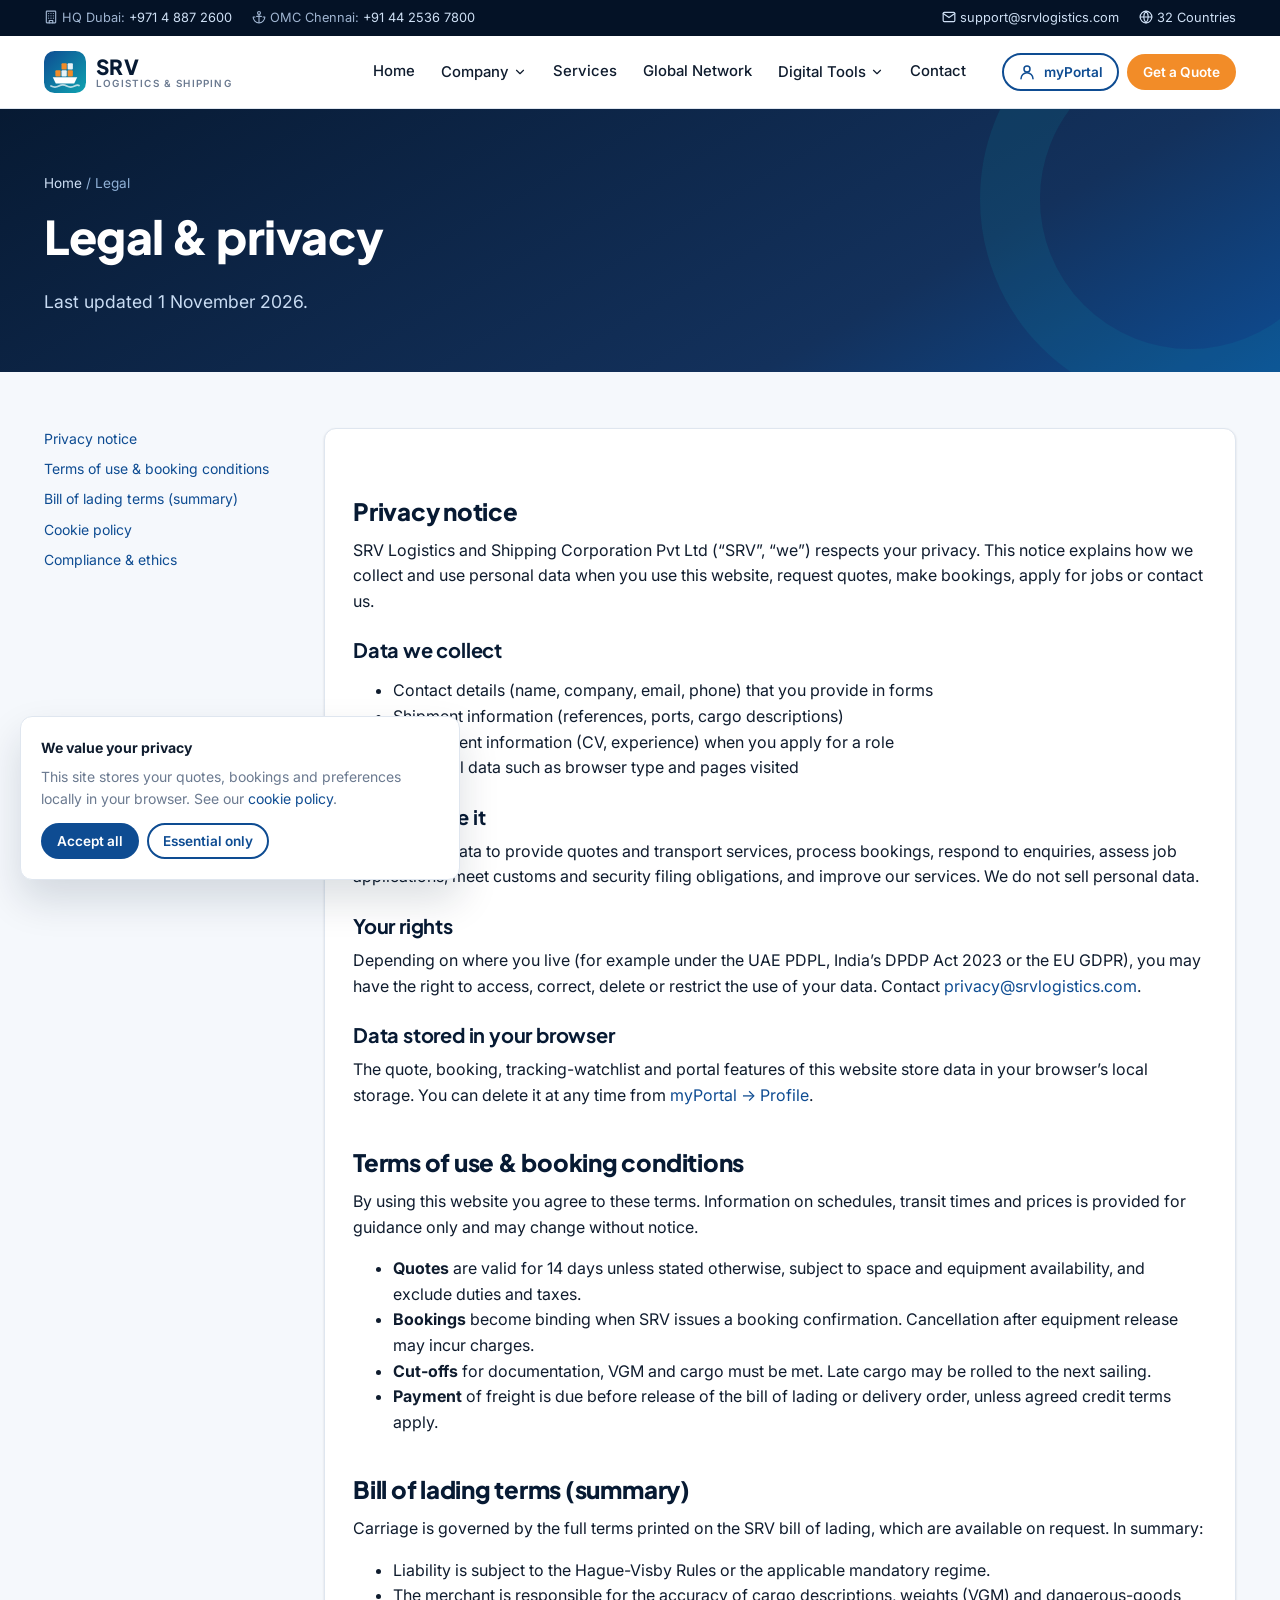
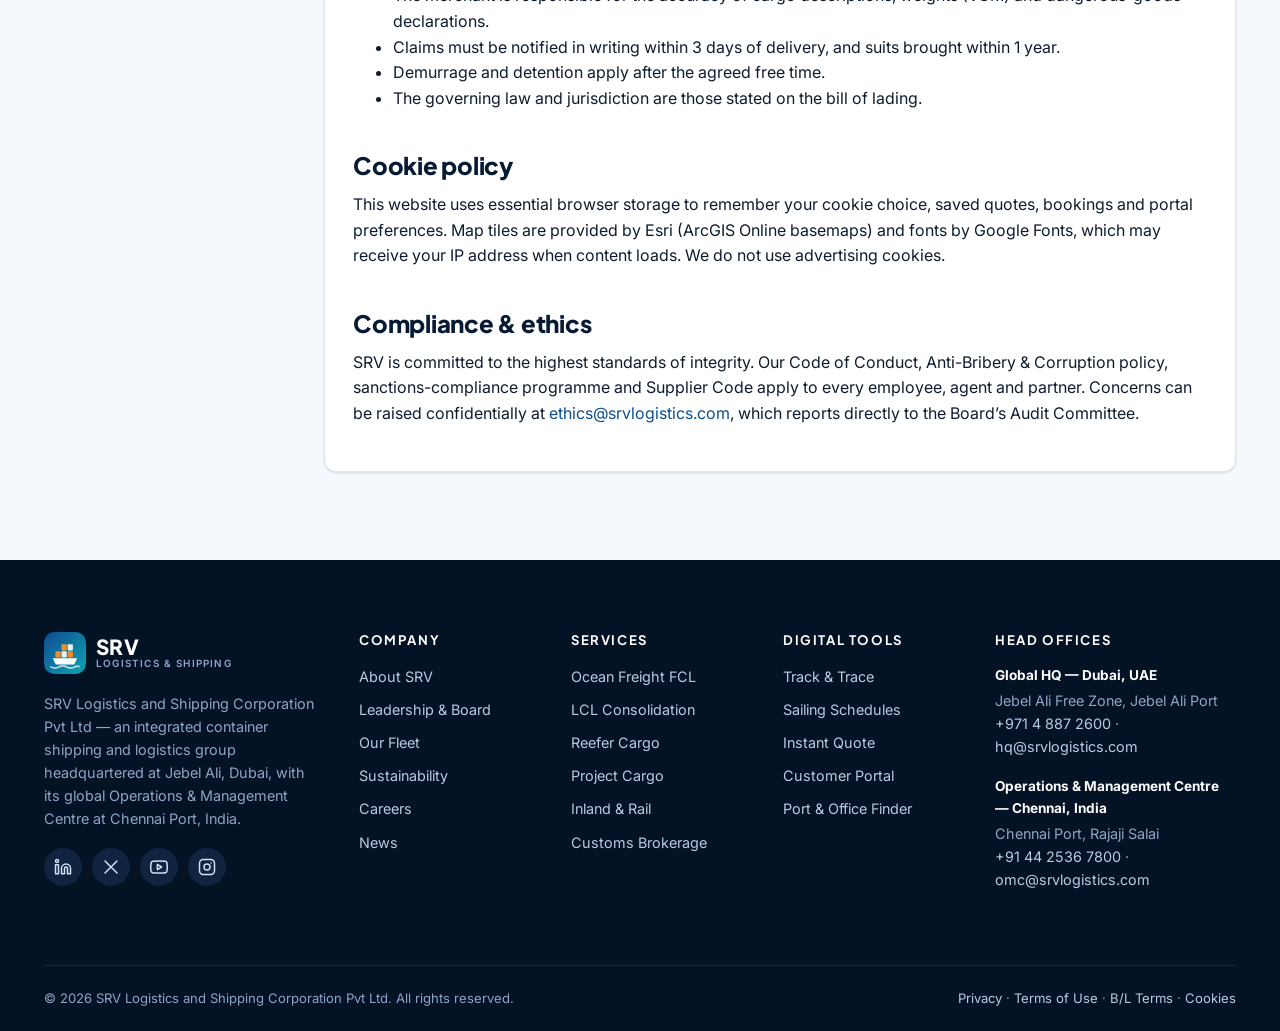
<file: legal.html>
<!doctype html>
<html lang="en">
<head>
  <meta charset="utf-8">
  <meta name="viewport" content="width=device-width, initial-scale=1">
  <title>Legal &amp; Privacy | SRV Logistics &amp; Shipping</title>
  <meta name="description" content="Privacy notice, terms of use, bill of lading terms and cookie policy of SRV Logistics and Shipping Corporation Pvt Ltd.">
  <link rel="icon" href="assets/img/favicon.svg" type="image/svg+xml">
  <link rel="preconnect" href="https://fonts.googleapis.com"><link rel="preconnect" href="https://fonts.gstatic.com" crossorigin>
  <link href="https://fonts.googleapis.com/css2?family=Inter:wght@400;500;600;700&family=Plus+Jakarta+Sans:wght@600;700;800&display=swap" rel="stylesheet">
  <link rel="stylesheet" href="assets/css/style.css">
</head>
<body data-page="legal">
<main id="main">
  <section class="page-hero">
    <div class="container">
      <div class="crumbs"><a href="./">Home</a> / Legal</div>
      <h1>Legal &amp; privacy</h1>
      <p>Last updated 1 November 2026.</p>
    </div>
  </section>
  <section class="section-sm" style="padding-bottom:88px">
    <div class="container" style="display:grid;grid-template-columns:240px minmax(0,1fr);gap:40px" id="legalWrap">
      <nav class="sticky-side small" aria-label="Legal sections" style="align-self:start;display:grid;gap:8px">
        <a href="#privacy">Privacy notice</a><a href="#terms">Terms of use &amp; booking conditions</a><a href="#bl-terms">Bill of lading terms (summary)</a><a href="#cookies">Cookie policy</a><a href="#compliance">Compliance &amp; ethics</a>
      </nav>
      <article class="legal card">

        <h2 id="privacy">Privacy notice</h2>
        <p>SRV Logistics and Shipping Corporation Pvt Ltd (“SRV”, “we”) respects your privacy. This notice explains how we collect and use personal data when you use this website, request quotes, make bookings, apply for jobs or contact us.</p>
        <h3>Data we collect</h3>
        <ul><li>Contact details (name, company, email, phone) that you provide in forms</li><li>Shipment information (references, ports, cargo descriptions)</li><li>Recruitment information (CV, experience) when you apply for a role</li><li>Technical data such as browser type and pages visited</li></ul>
        <h3>How we use it</h3>
        <p>We use your data to provide quotes and transport services, process bookings, respond to enquiries, assess job applications, meet customs and security filing obligations, and improve our services. We do not sell personal data.</p>
        <h3>Your rights</h3>
        <p>Depending on where you live (for example under the UAE PDPL, India’s DPDP Act 2023 or the EU GDPR), you may have the right to access, correct, delete or restrict the use of your data. Contact <a href="mailto:privacy@srvlogistics.com">privacy@srvlogistics.com</a>.</p>
        <h3>Data stored in your browser</h3>
        <p>The quote, booking, tracking-watchlist and portal features of this website store data in your browser’s local storage. You can delete it at any time from <a href="portal?tab=profile">myPortal → Profile</a>.</p>

        <h2 id="terms">Terms of use &amp; booking conditions</h2>
        <p>By using this website you agree to these terms. Information on schedules, transit times and prices is provided for guidance only and may change without notice.</p>
        <ul><li><strong>Quotes</strong> are valid for 14 days unless stated otherwise, subject to space and equipment availability, and exclude duties and taxes.</li><li><strong>Bookings</strong> become binding when SRV issues a booking confirmation. Cancellation after equipment release may incur charges.</li><li><strong>Cut-offs</strong> for documentation, VGM and cargo must be met. Late cargo may be rolled to the next sailing.</li><li><strong>Payment</strong> of freight is due before release of the bill of lading or delivery order, unless agreed credit terms apply.</li></ul>

        <h2 id="bl-terms">Bill of lading terms (summary)</h2>
        <p>Carriage is governed by the full terms printed on the SRV bill of lading, which are available on request. In summary:</p>
        <ul><li>Liability is subject to the Hague-Visby Rules or the applicable mandatory regime.</li><li>The merchant is responsible for the accuracy of cargo descriptions, weights (VGM) and dangerous-goods declarations.</li><li>Claims must be notified in writing within 3 days of delivery, and suits brought within 1 year.</li><li>Demurrage and detention apply after the agreed free time.</li><li>The governing law and jurisdiction are those stated on the bill of lading.</li></ul>

        <h2 id="cookies">Cookie policy</h2>
        <p>This website uses essential browser storage to remember your cookie choice, saved quotes, bookings and portal preferences. Map tiles are provided by Esri (ArcGIS Online basemaps) and fonts by Google Fonts, which may receive your IP address when content loads. We do not use advertising cookies.</p>

        <h2 id="compliance">Compliance &amp; ethics</h2>
        <p>SRV is committed to the highest standards of integrity. Our Code of Conduct, Anti-Bribery &amp; Corruption policy, sanctions-compliance programme and Supplier Code apply to every employee, agent and partner. Concerns can be raised confidentially at <a href="mailto:ethics@srvlogistics.com">ethics@srvlogistics.com</a>, which reports directly to the Board’s Audit Committee.</p>
      </article>
    </div>
  </section>
</main>
<script src="assets/js/data.js"></script>
<script src="assets/js/core.js"></script>
<script>SRV.init = function () { if (window.innerWidth < 860) SRV.$('#legalWrap').style.gridTemplateColumns = '1fr'; };</script>
</body>
</html>
</file>
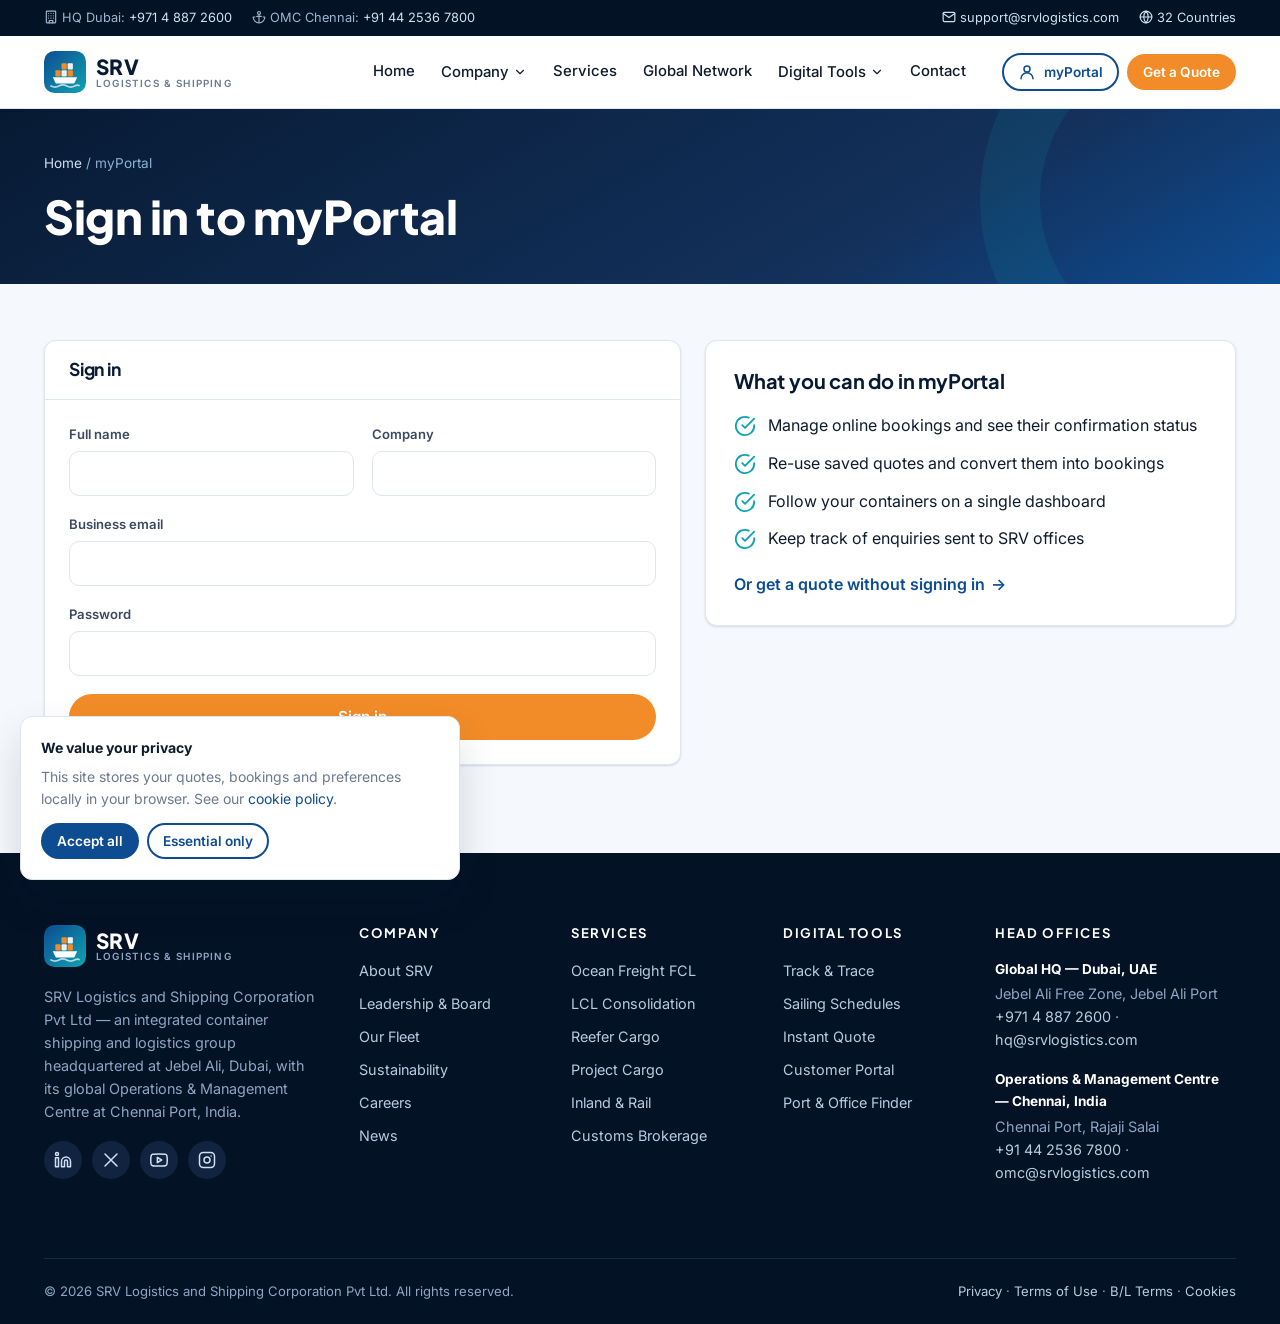
<file: portal.html>
<!doctype html>
<html lang="en">
<head>
  <meta charset="utf-8">
  <meta name="viewport" content="width=device-width, initial-scale=1">
  <title>myPortal | SRV Logistics &amp; Shipping</title>
  <meta name="description" content="SRV customer portal: manage bookings, quotes and tracked shipments.">
  <link rel="icon" href="assets/img/favicon.svg" type="image/svg+xml">
  <link rel="preconnect" href="https://fonts.googleapis.com"><link rel="preconnect" href="https://fonts.gstatic.com" crossorigin>
  <link href="https://fonts.googleapis.com/css2?family=Inter:wght@400;500;600;700&family=Plus+Jakarta+Sans:wght@600;700;800&display=swap" rel="stylesheet">
  <link rel="stylesheet" href="assets/css/style.css">
</head>
<body data-page="portal">
<main id="main">
  <section class="page-hero" style="padding:44px 0 40px">
    <div class="container" style="display:flex;justify-content:space-between;gap:16px;flex-wrap:wrap;align-items:flex-end">
      <div><div class="crumbs"><a href="./">Home</a> / myPortal</div><h1 id="hello" style="margin:0">myPortal</h1></div>
      <div id="heroActions"></div>
    </div>
  </section>
  <section class="section-sm" style="padding-bottom:88px">
    <div class="container" id="app"></div>
  </section>
</main>
<script src="assets/js/data.js"></script>
<script src="assets/js/core.js"></script>
<script src="assets/js/shipment.js"></script>
<script src="assets/js/pages/portal.js"></script>
</body>
</html>
</file>
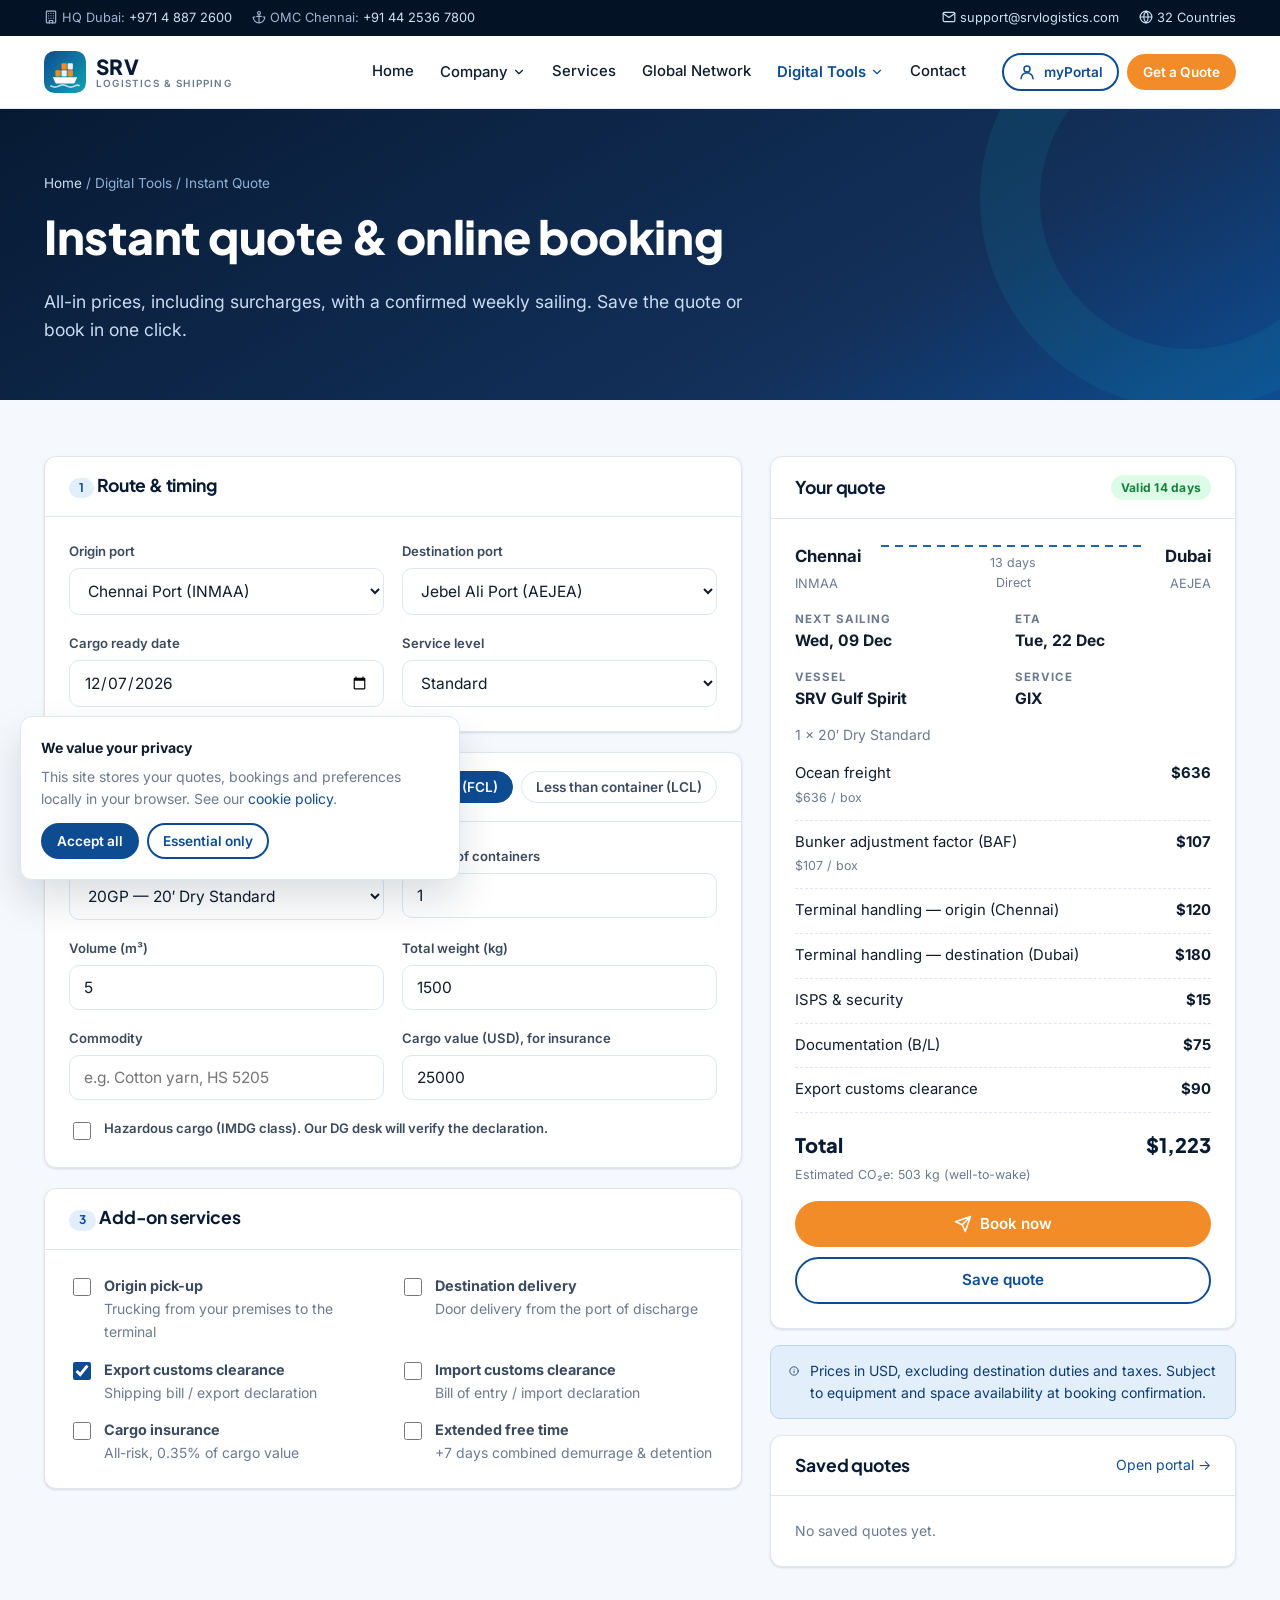
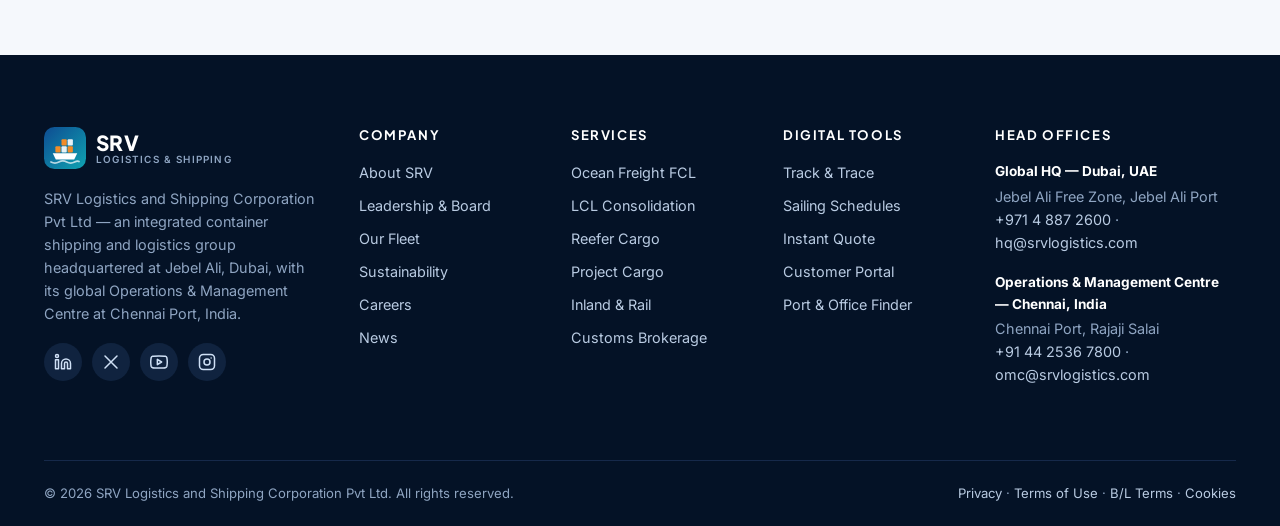
<file: quote.html>
<!doctype html>
<html lang="en">
<head>
  <meta charset="utf-8">
  <meta name="viewport" content="width=device-width, initial-scale=1">
  <title>Instant Quote &amp; Booking | SRV Logistics &amp; Shipping</title>
  <meta name="description" content="Get an instant all-in ocean freight price and book your container online with SRV Logistics & Shipping.">
  <link rel="icon" href="assets/img/favicon.svg" type="image/svg+xml">
  <link rel="preconnect" href="https://fonts.googleapis.com"><link rel="preconnect" href="https://fonts.gstatic.com" crossorigin>
  <link href="https://fonts.googleapis.com/css2?family=Inter:wght@400;500;600;700&family=Plus+Jakarta+Sans:wght@600;700;800&display=swap" rel="stylesheet">
  <link rel="stylesheet" href="assets/css/style.css">
</head>
<body data-page="quote">
<main id="main">
  <section class="page-hero">
    <div class="container">
      <div class="crumbs"><a href="./">Home</a> / Digital Tools / Instant Quote</div>
      <h1>Instant quote &amp; online booking</h1>
      <p>All-in prices, including surcharges, with a confirmed weekly sailing. Save the quote or book in one click.</p>
    </div>
  </section>

  <section class="section-sm" style="padding-bottom:88px">
    <div class="container quote-layout">
      <form id="qForm" novalidate>
        <div class="panel" style="margin-bottom:20px">
          <div class="panel-head"><h3><span class="badge">1</span> Route &amp; timing</h3></div>
          <div class="panel-body form-grid">
            <div class="field"><label for="from">Origin port</label><select id="from" name="from" class="input" data-req></select></div>
            <div class="field"><label for="to">Destination port</label><select id="to" name="to" class="input" data-req></select></div>
            <div class="field"><label for="date">Cargo ready date</label><input type="date" id="date" name="date" class="input" data-req></div>
            <div class="field"><label for="level">Service level</label><select id="level" name="level" class="input">
              <option value="standard">Standard</option><option value="priority">Priority: guaranteed loading (+15%)</option><option value="eco">GreenShip: low-carbon fuel (+6%)</option></select></div>
          </div>
        </div>

        <div class="panel" style="margin-bottom:20px">
          <div class="panel-head"><h3><span class="badge">2</span> Cargo</h3>
            <div class="chips" role="radiogroup" aria-label="Load type"><button type="button" class="chip active" data-mode="FCL">Full container (FCL)</button><button type="button" class="chip" data-mode="LCL">Less than container (LCL)</button></div></div>
          <div class="panel-body form-grid">
            <div class="field fcl"><label for="type">Equipment</label><select id="type" name="type" class="input"></select></div>
            <div class="field fcl"><label for="qty">Number of containers</label><input type="number" id="qty" name="qty" class="input" value="1" min="1" max="99" data-req></div>
            <div class="field lcl" hidden><label for="cbm">Volume (m³)</label><input type="number" id="cbm" name="cbm" class="input" value="5" min="0.5" step="0.5"></div>
            <div class="field lcl" hidden><label for="kg">Total weight (kg)</label><input type="number" id="kg" name="kg" class="input" value="1500" min="1"></div>
            <div class="field"><label for="commodity">Commodity</label><input id="commodity" name="commodity" class="input" placeholder="e.g. Cotton yarn, HS 5205" data-req></div>
            <div class="field"><label for="value">Cargo value (USD), for insurance</label><input type="number" id="value" name="value" class="input" value="25000" min="0"></div>
            <div class="field full"><label class="check"><input type="checkbox" id="haz" name="haz"> Hazardous cargo (IMDG class). Our DG desk will verify the declaration.</label></div>
          </div>
        </div>

        <div class="panel">
          <div class="panel-head"><h3><span class="badge">3</span> Add-on services</h3></div>
          <div class="panel-body grid g-2" style="gap:14px">
            <label class="check"><input type="checkbox" name="pickup" id="pickup"> <span><strong>Origin pick-up</strong><br><span class="small muted">Trucking from your premises to the terminal</span></span></label>
            <label class="check"><input type="checkbox" name="delivery" id="delivery"> <span><strong>Destination delivery</strong><br><span class="small muted">Door delivery from the port of discharge</span></span></label>
            <label class="check"><input type="checkbox" name="expcc" id="expcc" checked> <span><strong>Export customs clearance</strong><br><span class="small muted">Shipping bill / export declaration</span></span></label>
            <label class="check"><input type="checkbox" name="impcc" id="impcc"> <span><strong>Import customs clearance</strong><br><span class="small muted">Bill of entry / import declaration</span></span></label>
            <label class="check"><input type="checkbox" name="ins" id="ins"> <span><strong>Cargo insurance</strong><br><span class="small muted">All-risk, 0.35% of cargo value</span></span></label>
            <label class="check"><input type="checkbox" name="free" id="free"> <span><strong>Extended free time</strong><br><span class="small muted">+7 days combined demurrage &amp; detention</span></span></label>
          </div>
        </div>
      </form>

      <aside class="sticky-side">
        <div class="panel">
          <div class="panel-head"><h3>Your quote</h3><span class="badge green" id="validity">Valid 14 days</span></div>
          <div class="panel-body" id="summary"></div>
        </div>
        <div class="alert info" style="margin-top:16px"><span data-icon="info"></span><div class="small">Prices in USD, excluding destination duties and taxes. Subject to equipment and space availability at booking confirmation.</div></div>
        <div class="panel" style="margin-top:16px"><div class="panel-head"><h3>Saved quotes</h3><a class="small" href="portal">Open portal →</a></div><div class="panel-body" id="saved" style="padding:12px 24px"></div></div>
      </aside>
    </div>
  </section>
</main>
<script src="assets/js/data.js"></script>
<script src="assets/js/core.js"></script>
<script src="assets/js/pages/quote.js"></script>
</body>
</html>
</file>
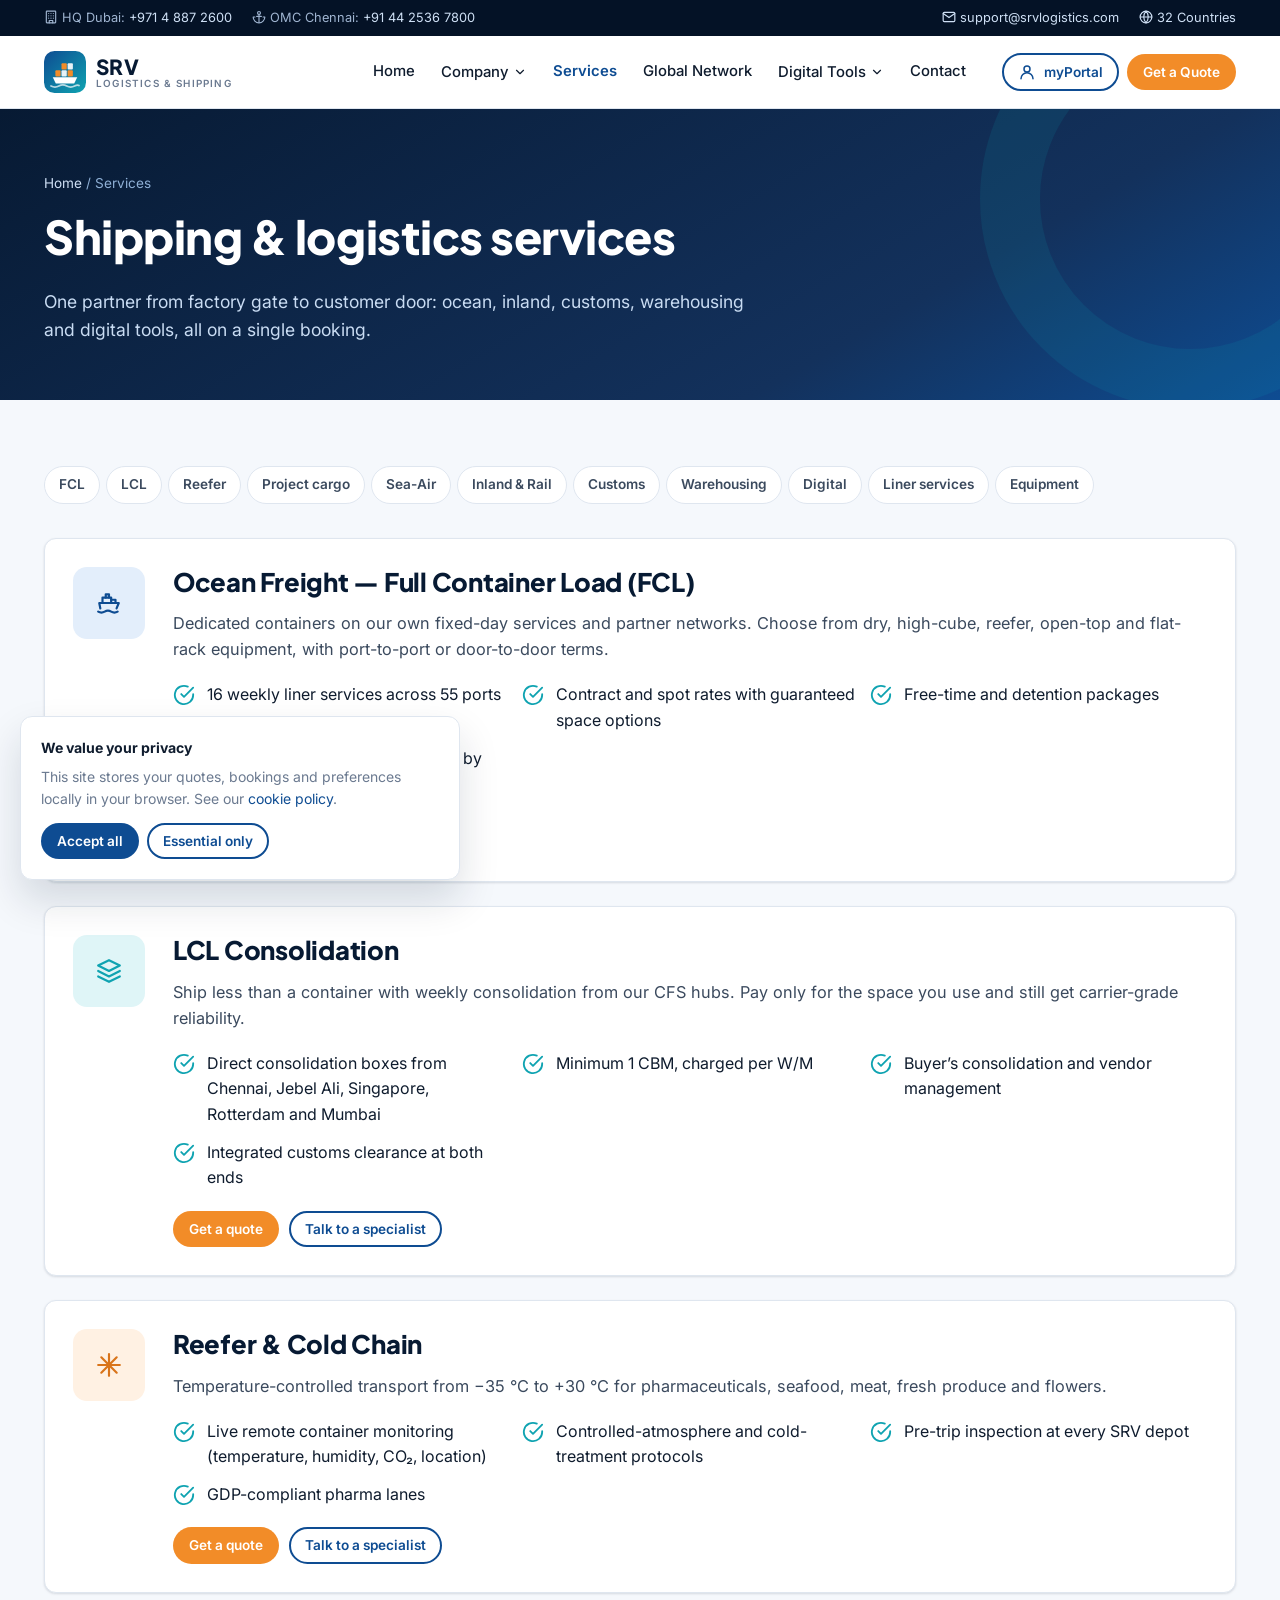
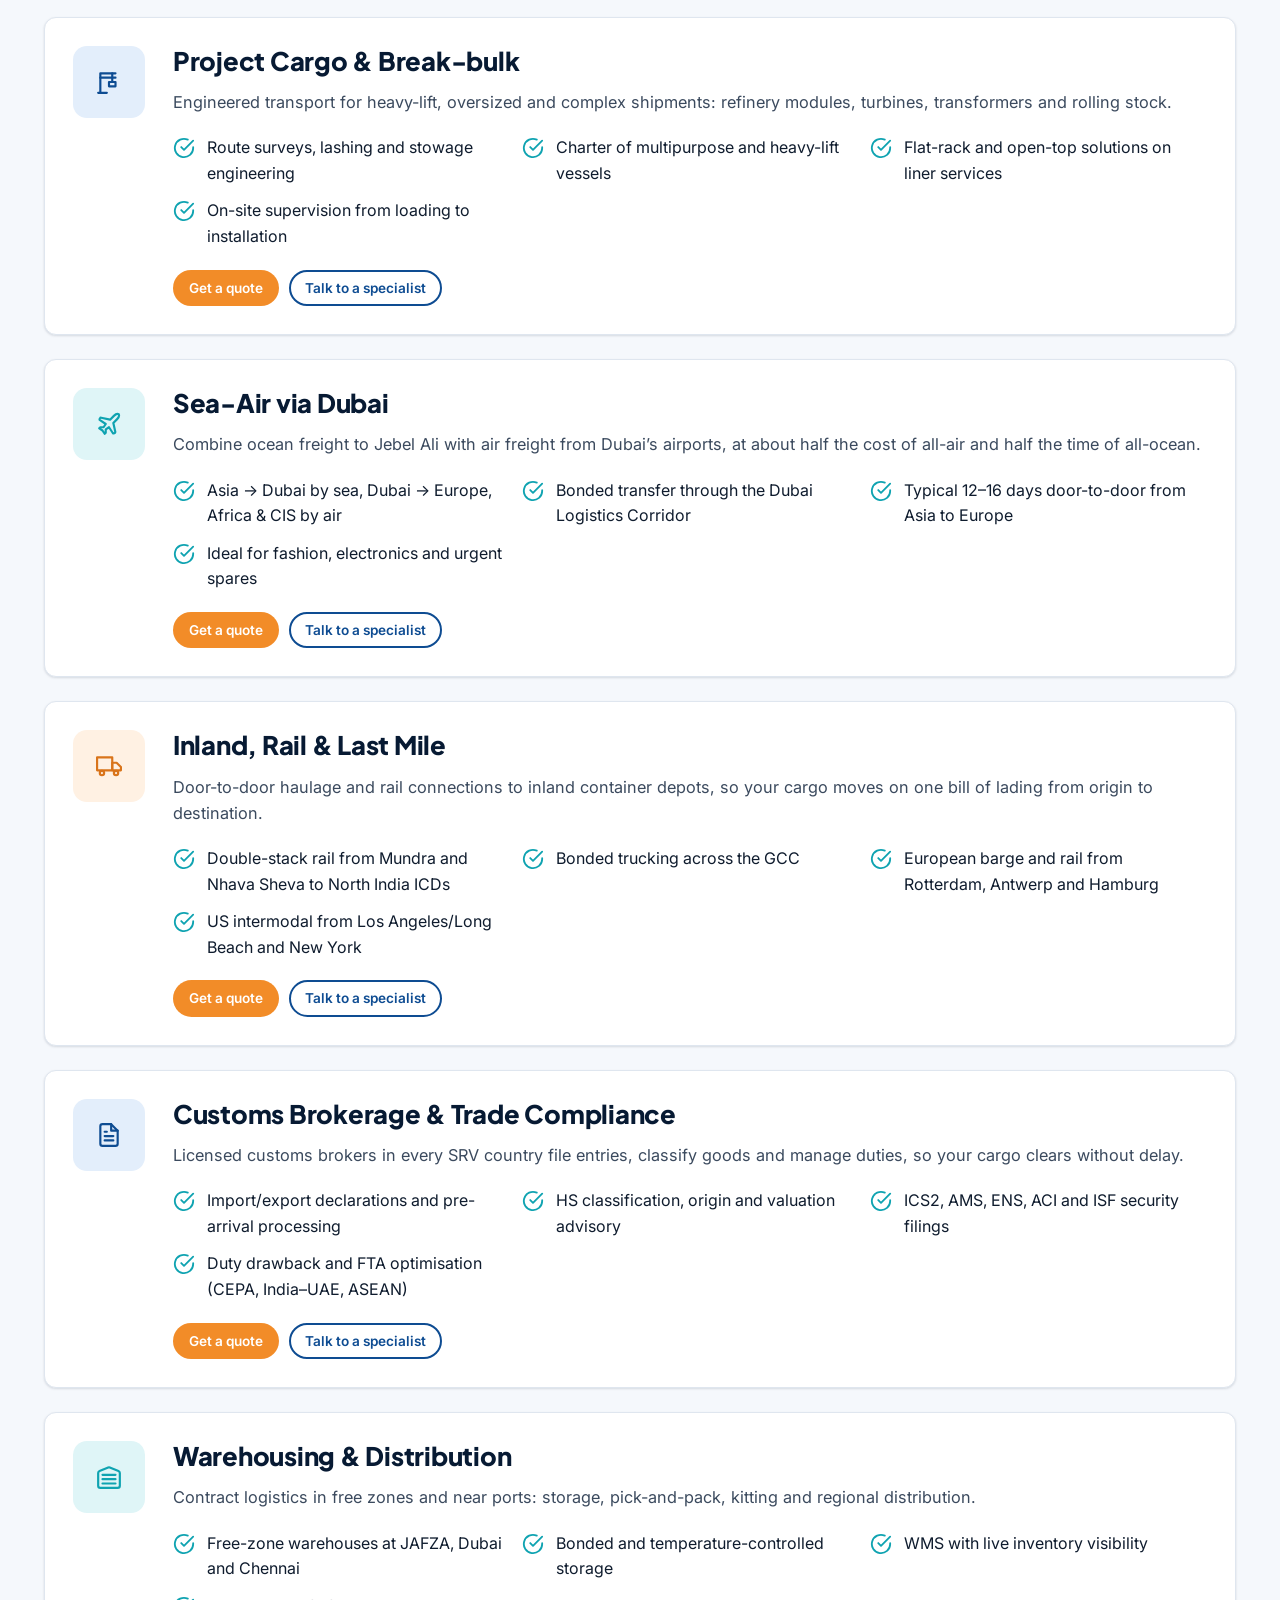
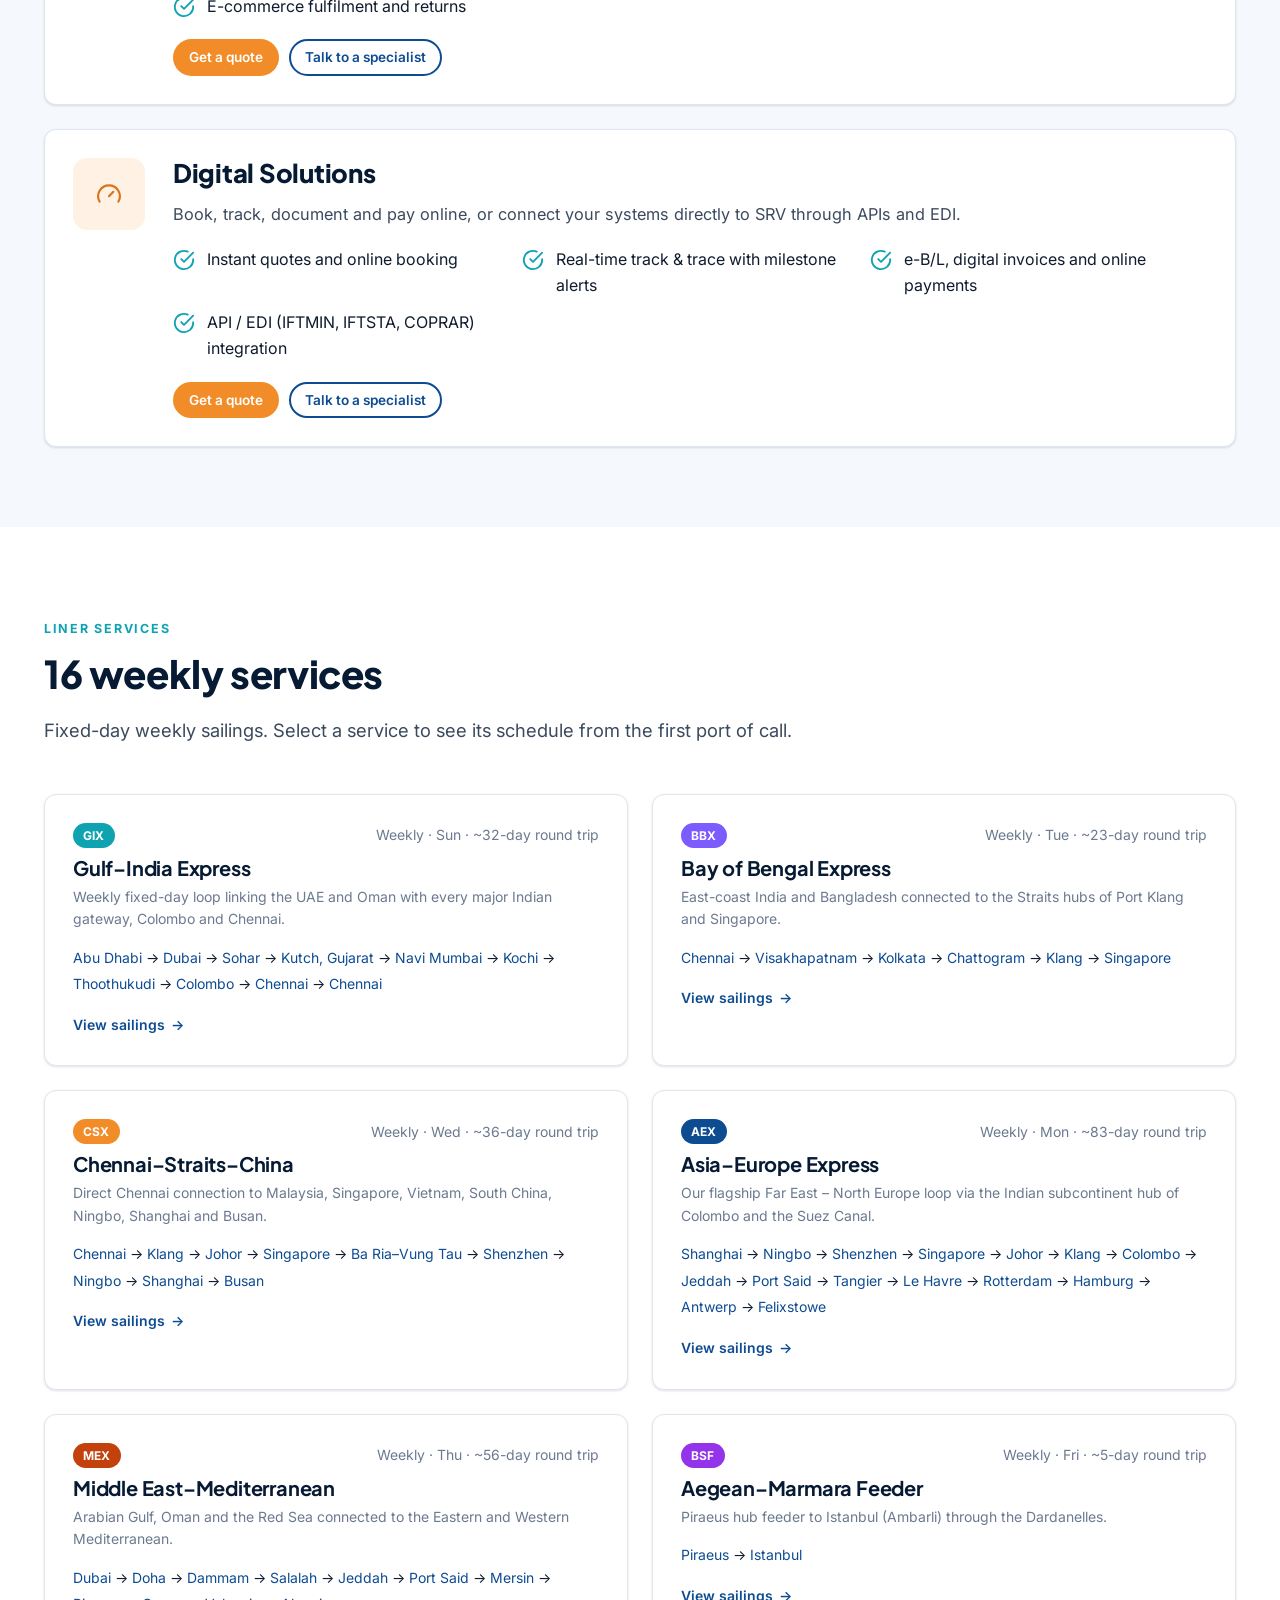
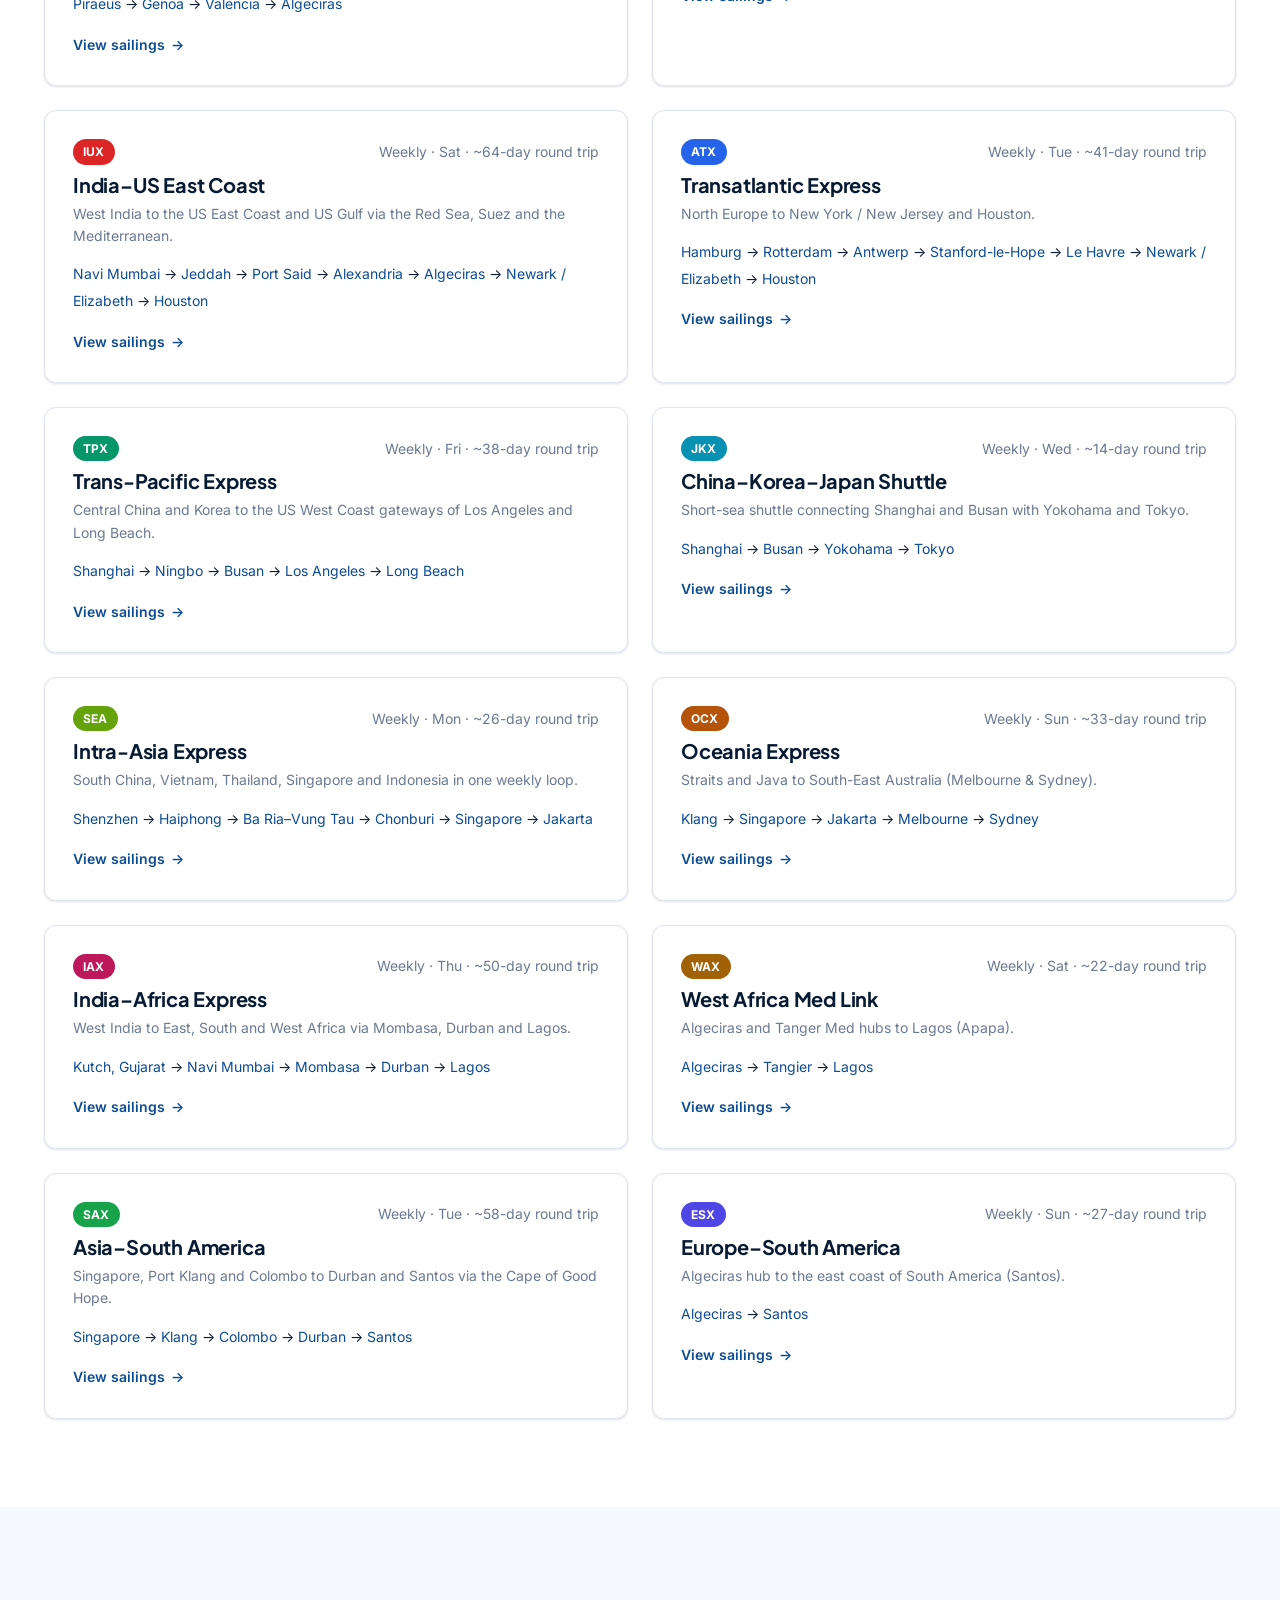
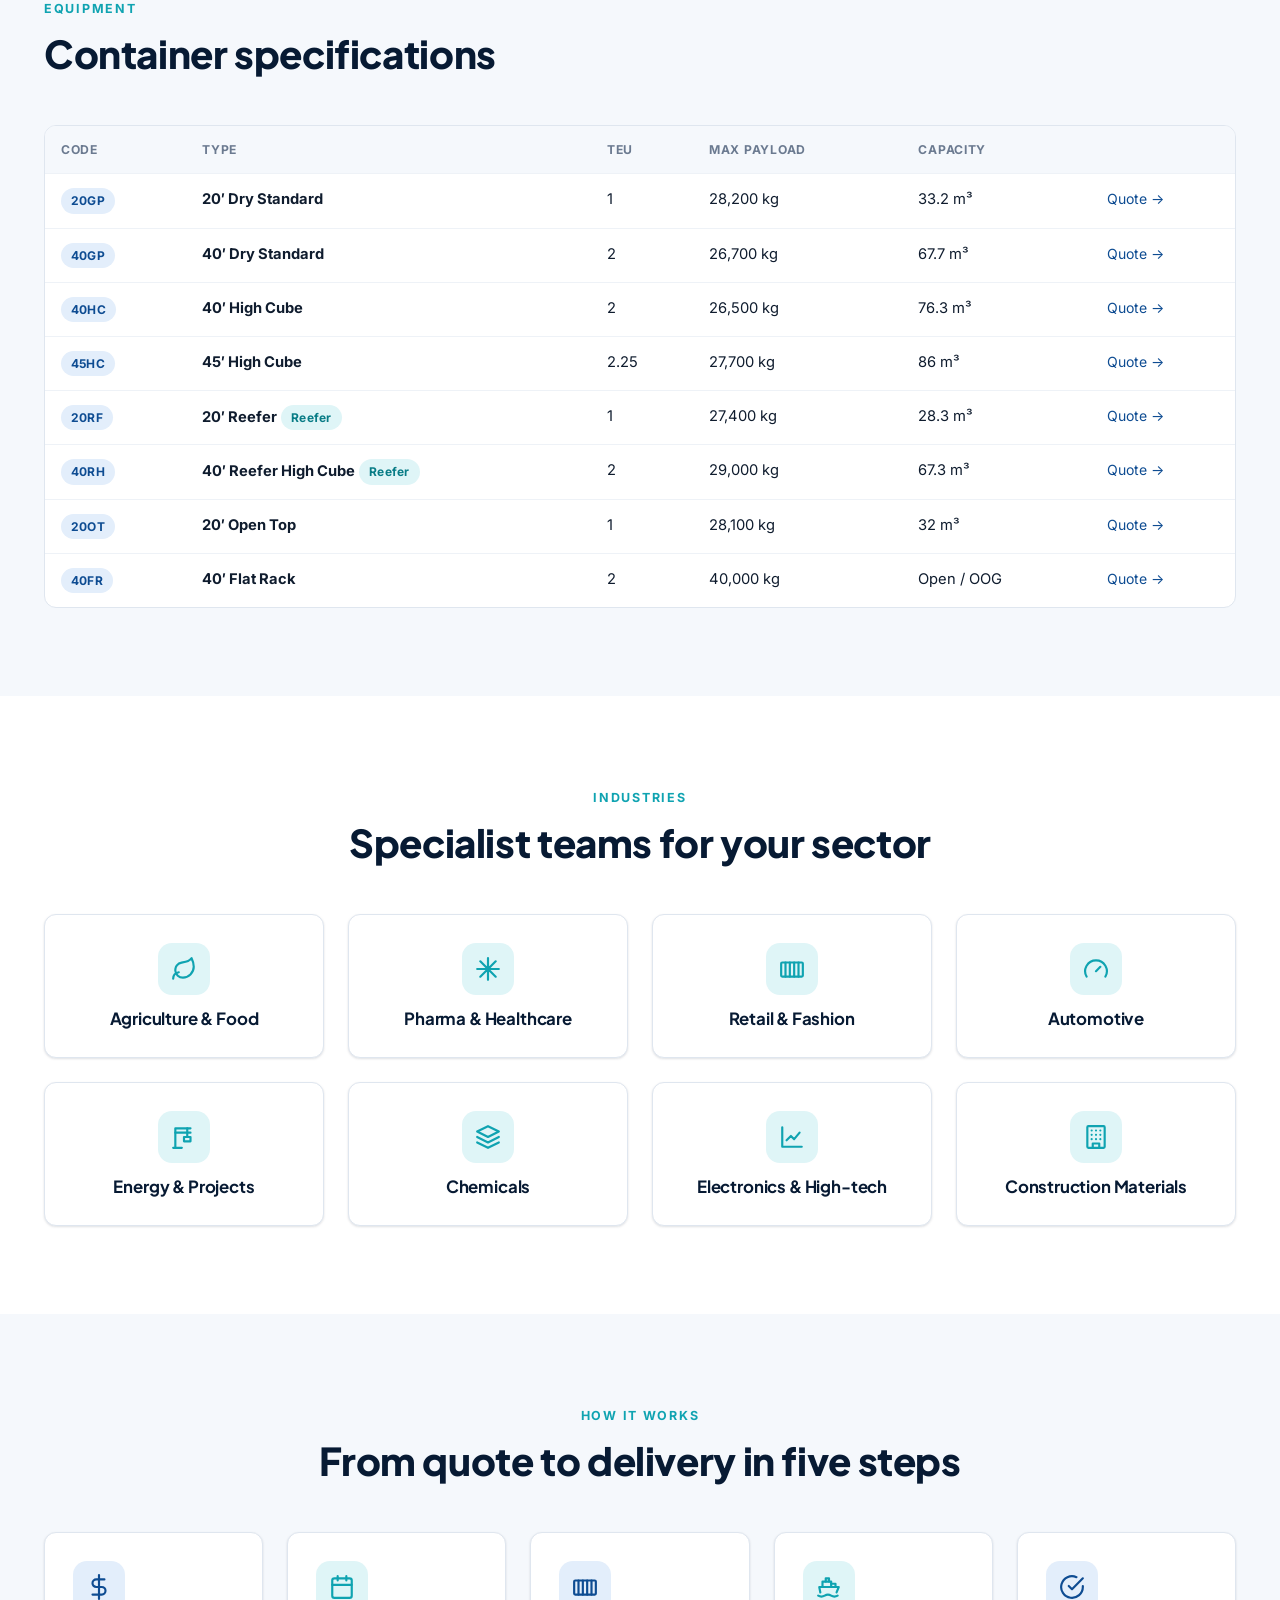
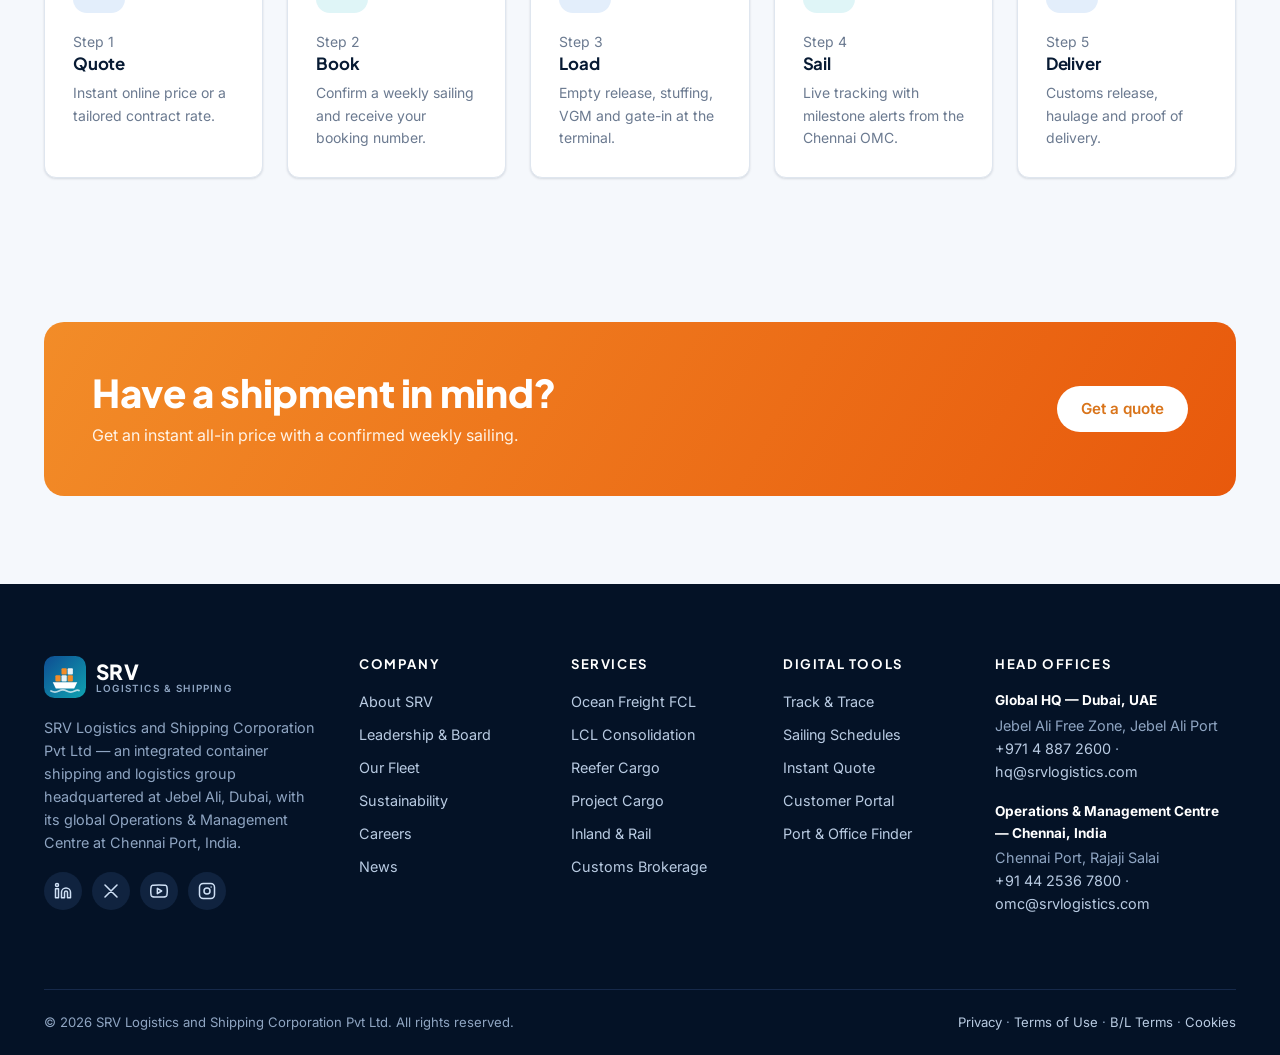
<file: services.html>
<!doctype html>
<html lang="en">
<head>
  <meta charset="utf-8">
  <meta name="viewport" content="width=device-width, initial-scale=1">
  <title>Services | SRV Logistics &amp; Shipping</title>
  <meta name="description" content="Ocean freight FCL & LCL, reefer, project cargo, sea-air, inland, customs brokerage, warehousing and digital services from SRV Logistics & Shipping.">
  <link rel="icon" href="assets/img/favicon.svg" type="image/svg+xml">
  <link rel="preconnect" href="https://fonts.googleapis.com"><link rel="preconnect" href="https://fonts.gstatic.com" crossorigin>
  <link href="https://fonts.googleapis.com/css2?family=Inter:wght@400;500;600;700&family=Plus+Jakarta+Sans:wght@600;700;800&display=swap" rel="stylesheet">
  <link rel="stylesheet" href="assets/css/style.css">
</head>
<body data-page="services">
<main id="main">
  <section class="page-hero">
    <div class="container">
      <div class="crumbs"><a href="./">Home</a> / Services</div>
      <h1>Shipping &amp; logistics services</h1>
      <p>One partner from factory gate to customer door: ocean, inland, customs, warehousing and digital tools, all on a single booking.</p>
    </div>
  </section>

  <section class="section-sm">
    <div class="container">
      <nav class="pill-nav" aria-label="Service sections">
        <a class="chip" href="#fcl">FCL</a><a class="chip" href="#lcl">LCL</a><a class="chip" href="#reefer">Reefer</a><a class="chip" href="#project">Project cargo</a><a class="chip" href="#seaair">Sea-Air</a><a class="chip" href="#inland">Inland &amp; Rail</a><a class="chip" href="#customs">Customs</a><a class="chip" href="#warehousing">Warehousing</a><a class="chip" href="#digital">Digital</a><a class="chip" href="#liner">Liner services</a><a class="chip" href="#equipment">Equipment</a>
      </nav>
      <div id="blocks" style="margin-top:24px"></div>
    </div>
  </section>

  <section class="section alt" id="liner" style="scroll-margin-top:90px">
    <div class="container">
      <div class="section-head"><span class="eyebrow">Liner services</span><h2>16 weekly services</h2><p class="lead">Fixed-day weekly sailings. Select a service to see its schedule from the first port of call.</p></div>
      <div class="grid g-2" id="linerGrid"></div>
    </div>
  </section>

  <section class="section" id="equipment" style="scroll-margin-top:90px">
    <div class="container">
      <div class="section-head"><span class="eyebrow">Equipment</span><h2>Container specifications</h2></div>
      <div class="table-wrap"><table class="table"><thead><tr><th>Code</th><th>Type</th><th>TEU</th><th>Max payload</th><th>Capacity</th><th></th></tr></thead><tbody id="eqTable"></tbody></table></div>
    </div>
  </section>

  <section class="section alt">
    <div class="container">
      <div class="section-head center"><span class="eyebrow">Industries</span><h2>Specialist teams for your sector</h2></div>
      <div class="grid g-4" id="industries"></div>
    </div>
  </section>

  <section class="section">
    <div class="container">
      <div class="section-head center"><span class="eyebrow">How it works</span><h2>From quote to delivery in five steps</h2></div>
      <div class="grid g-4" style="grid-template-columns:repeat(auto-fit,minmax(200px,1fr))" id="steps"></div>
    </div>
  </section>

  <section class="section-sm" style="padding-bottom:88px">
    <div class="container"><div class="cta-band"><div><h2>Have a shipment in mind?</h2><p>Get an instant all-in price with a confirmed weekly sailing.</p></div><a class="btn btn-light" href="quote">Get a quote</a></div></div>
  </section>
</main>
<script src="assets/js/data.js"></script>
<script src="assets/js/core.js"></script>
<script>
SRV.init = function () {
  const { $, esc, icon } = SRV; const D = SRV_DATA;
  const B = [
    ['fcl', 'ship', 'Ocean Freight — Full Container Load (FCL)', 'Dedicated containers on our own fixed-day services and partner networks. Choose from dry, high-cube, reefer, open-top and flat-rack equipment, with port-to-port or door-to-door terms.',
      ['16 weekly liner services across 55 ports', 'Contract and spot rates with guaranteed space options', 'Free-time and detention packages', 'Hazardous (IMDG) cargo handled by certified specialists']],
    ['lcl', 'layers', 'LCL Consolidation', 'Ship less than a container with weekly consolidation from our CFS hubs. Pay only for the space you use and still get carrier-grade reliability.',
      ['Direct consolidation boxes from Chennai, Jebel Ali, Singapore, Rotterdam and Mumbai', 'Minimum 1 CBM, charged per W/M', 'Buyer’s consolidation and vendor management', 'Integrated customs clearance at both ends']],
    ['reefer', 'snow', 'Reefer & Cold Chain', 'Temperature-controlled transport from −35 °C to +30 °C for pharmaceuticals, seafood, meat, fresh produce and flowers.',
      ['Live remote container monitoring (temperature, humidity, CO₂, location)', 'Controlled-atmosphere and cold-treatment protocols', 'Pre-trip inspection at every SRV depot', 'GDP-compliant pharma lanes']],
    ['project', 'crane', 'Project Cargo & Break-bulk', 'Engineered transport for heavy-lift, oversized and complex shipments: refinery modules, turbines, transformers and rolling stock.',
      ['Route surveys, lashing and stowage engineering', 'Charter of multipurpose and heavy-lift vessels', 'Flat-rack and open-top solutions on liner services', 'On-site supervision from loading to installation']],
    ['seaair', 'plane', 'Sea-Air via Dubai', 'Combine ocean freight to Jebel Ali with air freight from Dubai’s airports, at about half the cost of all-air and half the time of all-ocean.',
      ['Asia → Dubai by sea, Dubai → Europe, Africa & CIS by air', 'Bonded transfer through the Dubai Logistics Corridor', 'Typical 12–16 days door-to-door from Asia to Europe', 'Ideal for fashion, electronics and urgent spares']],
    ['inland', 'truck', 'Inland, Rail & Last Mile', 'Door-to-door haulage and rail connections to inland container depots, so your cargo moves on one bill of lading from origin to destination.',
      ['Double-stack rail from Mundra and Nhava Sheva to North India ICDs', 'Bonded trucking across the GCC', 'European barge and rail from Rotterdam, Antwerp and Hamburg', 'US intermodal from Los Angeles/Long Beach and New York']],
    ['customs', 'doc', 'Customs Brokerage & Trade Compliance', 'Licensed customs brokers in every SRV country file entries, classify goods and manage duties, so your cargo clears without delay.',
      ['Import/export declarations and pre-arrival processing', 'HS classification, origin and valuation advisory', 'ICS2, AMS, ENS, ACI and ISF security filings', 'Duty drawback and FTA optimisation (CEPA, India–UAE, ASEAN)']],
    ['warehousing', 'warehouse', 'Warehousing & Distribution', 'Contract logistics in free zones and near ports: storage, pick-and-pack, kitting and regional distribution.',
      ['Free-zone warehouses at JAFZA, Dubai and Chennai', 'Bonded and temperature-controlled storage', 'WMS with live inventory visibility', 'E-commerce fulfilment and returns']],
    ['digital', 'gauge', 'Digital Solutions', 'Book, track, document and pay online, or connect your systems directly to SRV through APIs and EDI.',
      ['Instant quotes and online booking', 'Real-time track & trace with milestone alerts', 'e-B/L, digital invoices and online payments', 'API / EDI (IFTMIN, IFTSTA, COPRAR) integration']]
  ];
  $('#blocks').innerHTML = B.map(([id, ic, t, d, pts], i) => `<div class="service-block card svc-row" id="${id}" style="margin-bottom:24px">
      <div class="icon-badge ${['', 'teal', 'orange'][i % 3]}" style="width:72px;height:72px;margin:0">${icon(ic)}</div>
      <div><h2 style="font-size:1.6rem">${t}</h2><p class="lead" style="font-size:1.02rem">${d}</p>
      <ul class="feature-list" style="grid-template-columns:repeat(auto-fit,minmax(260px,1fr))">${pts.map((p) => `<li>${icon('checkCircle')}<span>${p}</span></li>`).join('')}</ul>
      <div style="display:flex;gap:10px;flex-wrap:wrap"><a class="btn btn-primary btn-sm" href="quote">Get a quote</a><a class="btn btn-outline btn-sm" href="contact?topic=${encodeURIComponent(t)}">Talk to a specialist</a></div></div></div>`).join('');

  $('#linerGrid').innerHTML = D.SERVICES.map((s) => {
    const ports = s.rotation.filter((k) => k[0] !== '~');
    const uniq = ports.filter((p, i) => ports.indexOf(p) === i);
    const m = SRV.SVC_META[s.code];
    return `<div class="card"><div style="display:flex;justify-content:space-between;gap:12px;align-items:center;margin-bottom:8px"><span class="badge" style="background:${s.color};color:#fff">${s.code}</span><span class="small muted">Weekly · ${SRV.DOW[s.day]} · ~${m.roundDays}-day round trip</span></div>
      <h3 style="margin-bottom:6px">${esc(s.name)}</h3><p class="muted small">${esc(s.desc)}</p>
      <div class="small" style="line-height:1.9">${uniq.map((p) => `<a href="network#${SRV.port(p).cc}" title="${esc(SRV.portLabel(p))}">${esc(SRV.port(p).city)}</a>`).join(' → ')}</div>
      <div style="margin-top:14px"><a class="link-arrow small" href="schedules?from=${uniq[0]}&to=${uniq[uniq.length - 1]}">View sailings</a></div></div>`;
  }).join('');

  $('#eqTable').innerHTML = D.CONTAINERS.map((c) => `<tr><td><span class="badge">${c.code}</span></td><td><strong>${esc(c.name)}</strong>${c.reefer ? ' <span class="badge teal">Reefer</span>' : ''}</td><td>${c.teu}</td><td>${SRV.num(c.maxKg)} kg</td><td>${c.cbm ? c.cbm + ' m³' : 'Open / OOG'}</td><td><a class="small" href="quote?type=${c.code}">Quote →</a></td></tr>`).join('');

  const I = [['leaf', 'Agriculture & Food'], ['snow', 'Pharma & Healthcare'], ['box', 'Retail & Fashion'], ['gauge', 'Automotive'], ['crane', 'Energy & Projects'], ['layers', 'Chemicals'], ['chart', 'Electronics & High-tech'], ['building', 'Construction Materials']];
  $('#industries').innerHTML = I.map(([ic, t]) => `<div class="card hover" style="text-align:center"><div class="icon-badge teal" style="margin:0 auto 14px">${icon(ic)}</div><h4 style="margin:0">${t}</h4></div>`).join('');
  const S = [['dollar', 'Quote', 'Instant online price or a tailored contract rate.'], ['calendar', 'Book', 'Confirm a weekly sailing and receive your booking number.'], ['box', 'Load', 'Empty release, stuffing, VGM and gate-in at the terminal.'], ['ship', 'Sail', 'Live tracking with milestone alerts from the Chennai OMC.'], ['checkCircle', 'Deliver', 'Customs release, haulage and proof of delivery.']];
  $('#steps').innerHTML = S.map(([ic, t, d], i) => `<div class="card"><div class="icon-badge ${i % 2 ? 'teal' : ''}">${icon(ic)}</div><div class="small muted">Step ${i + 1}</div><h4>${t}</h4><p class="muted small" style="margin:0">${d}</p></div>`).join('');
};
</script>
</body>
</html>
</file>
<file: assets/css/style.css>
/* ==========================================================================
   SRV Logistics & Shipping — design system
   ========================================================================== */
:root {
  --navy-950: #041226;
  --navy-900: #071a33;
  --navy-800: #0b2545;
  --navy-700: #13315c;
  --blue-600: #0e4c92;
  --blue-500: #1a63b8;
  --blue-100: #e3eefb;
  --teal-500: #0fa3b1;
  --teal-100: #dff5f7;
  --orange-500: #f28c28;
  --orange-600: #d9741a;
  --orange-100: #fff1e3;
  --green-600: #15803d;
  --green-100: #dcfce7;
  --red-600: #dc2626;
  --red-100: #fee2e2;
  --amber-100: #fef3c7;
  --amber-700: #b45309;

  --ink: #0f1c2e;
  --ink-2: #3b4a5e;
  --ink-3: #6b7a90;
  --line: #dfe6ef;
  --line-2: #eef2f7;
  --bg: #f5f8fc;
  --surface: #ffffff;

  --radius-sm: 6px;
  --radius: 12px;
  --radius-lg: 20px;
  --shadow-sm: 0 1px 2px rgba(7, 26, 51, .06), 0 1px 3px rgba(7, 26, 51, .08);
  --shadow: 0 4px 12px rgba(7, 26, 51, .08), 0 2px 4px rgba(7, 26, 51, .04);
  --shadow-lg: 0 20px 40px rgba(7, 26, 51, .14);

  --font: 'Inter', system-ui, -apple-system, 'Segoe UI', Roboto, Arial, sans-serif;
  --font-head: 'Plus Jakarta Sans', 'Inter', system-ui, sans-serif;
  --container: 1240px;
  --header-h: 72px;
}

*, *::before, *::after { box-sizing: border-box; }
html { scroll-behavior: smooth; -webkit-text-size-adjust: 100%; }
body {
  margin: 0; font-family: var(--font); font-size: 16px; line-height: 1.6; color: var(--ink);
  background: var(--bg); -webkit-font-smoothing: antialiased; overflow-x: hidden;
}
img, svg { max-width: 100%; }
a { color: var(--blue-600); text-decoration: none; }
a:hover { color: var(--blue-500); text-decoration: underline; }
h1, h2, h3, h4, h5 { font-family: var(--font-head); line-height: 1.2; margin: 0 0 .5em; color: var(--navy-900); letter-spacing: -.01em; }
h1 { font-size: clamp(2rem, 4.5vw, 3.4rem); font-weight: 800; }
h2 { font-size: clamp(1.6rem, 3vw, 2.4rem); font-weight: 800; }
h3 { font-size: 1.25rem; font-weight: 700; }
h4 { font-size: 1.05rem; font-weight: 700; }
p { margin: 0 0 1em; }
.muted { color: var(--ink-3); }
.small { font-size: .875rem; }
.tiny { font-size: .78rem; }
.mono { font-family: ui-monospace, 'Cascadia Code', Consolas, monospace; }
.nowrap { white-space: nowrap; }
.sr-only { position: absolute; width: 1px; height: 1px; padding: 0; margin: -1px; overflow: hidden; clip: rect(0,0,0,0); border: 0; }
:focus-visible { outline: 3px solid var(--teal-500); outline-offset: 2px; }

.container { width: 100%; max-width: var(--container); margin: 0 auto; padding: 0 24px; }
.section { padding: 88px 0; }
.section-sm { padding: 56px 0; }
.section.alt { background: var(--surface); }
.section.dark { background: var(--navy-900); color: #cfe0f5; }
.section.dark h2, .section.dark h3, .section.dark h4 { color: #fff; }
.eyebrow { display: inline-block; font-size: .78rem; font-weight: 700; letter-spacing: .14em; text-transform: uppercase; color: var(--teal-500); margin-bottom: .75rem; }
.section-head { max-width: 760px; margin-bottom: 48px; }
.section-head.center { margin-left: auto; margin-right: auto; text-align: center; }
.lead { font-size: 1.15rem; color: var(--ink-2); }
.section.dark .lead { color: #b8cbe4; }

.grid { display: grid; gap: 24px; }
.g-2 { grid-template-columns: repeat(2, 1fr); }
.g-3 { grid-template-columns: repeat(3, 1fr); }
.g-4 { grid-template-columns: repeat(4, 1fr); }
@media (max-width: 1024px) { .g-4 { grid-template-columns: repeat(2, 1fr); } .g-3 { grid-template-columns: repeat(2, 1fr); } }
@media (max-width: 680px) { .g-2, .g-3, .g-4 { grid-template-columns: 1fr; } .section { padding: 64px 0; } .container { padding: 0 16px; } }

/* ---------- Buttons ---------- */
.btn {
  display: inline-flex; align-items: center; justify-content: center; gap: 8px; padding: 12px 22px; border-radius: 999px;
  font-weight: 600; font-size: .95rem; border: 2px solid transparent; cursor: pointer; transition: all .18s ease;
  font-family: var(--font); line-height: 1.2; text-decoration: none !important; white-space: nowrap;
  background: transparent; color: var(--ink-2);
}
.btn svg { width: 18px; height: 18px; }
.btn-primary { background: var(--orange-500); color: #fff; }
.btn-primary:hover { background: var(--orange-600); color: #fff; transform: translateY(-1px); box-shadow: 0 6px 16px rgba(242, 140, 40, .35); }
.btn-blue { background: var(--blue-600); color: #fff; }
.btn-blue:hover { background: var(--blue-500); color: #fff; }
.btn-outline { border-color: var(--blue-600); color: var(--blue-600); background: transparent; }
.btn-outline:hover { background: var(--blue-600); color: #fff; }
.btn-ghost-light { border-color: rgba(255,255,255,.5); color: #fff; background: rgba(255,255,255,.06); }
.btn-ghost-light:hover { background: #fff; color: var(--navy-900); }
.btn-sm { padding: 8px 14px; font-size: .85rem; }
.btn-block { width: 100%; }
.btn[disabled] { opacity: .55; cursor: not-allowed; transform: none !important; box-shadow: none !important; }
.link-arrow { font-weight: 600; display: inline-flex; align-items: center; gap: 6px; }
.link-arrow::after { content: '→'; transition: transform .15s; }
.link-arrow:hover::after { transform: translateX(3px); }

/* ---------- Topbar & Header ---------- */
.topbar { background: var(--navy-950); color: #9fb4d0; font-size: .8rem; }
.topbar .container { display: flex; justify-content: space-between; align-items: center; gap: 16px; min-height: 36px; }
.topbar a { color: #cfe0f5; }
.topbar .tb-left, .topbar .tb-right { display: flex; gap: 20px; align-items: center; flex-wrap: wrap; }
.topbar svg { width: 14px; height: 14px; vertical-align: -2px; margin-right: 4px; }
@media (max-width: 820px) { .topbar .tb-left .hide-sm { display: none; } }
@media (max-width: 560px) { .topbar { display: none; } }

/* no backdrop-filter here: it would become the containing block for the fixed mobile menu */
.site-header { position: sticky; top: 0; z-index: 1000; background: #fff; border-bottom: 1px solid var(--line); }
.site-header .container { display: flex; align-items: center; gap: 24px; height: var(--header-h); }
.brand { display: flex; align-items: center; gap: 10px; color: var(--navy-900); text-decoration: none !important; flex-shrink: 0; }
.brand-mark { width: 42px; height: 42px; flex-shrink: 0; }
.brand-text { display: flex; flex-direction: column; line-height: 1.05; }
.brand-text strong { font-family: var(--font-head); font-size: 1.3rem; font-weight: 800; letter-spacing: .02em; color: var(--navy-900); }
.brand-text span { font-size: .62rem; letter-spacing: .12em; text-transform: uppercase; color: var(--ink-3); font-weight: 600; }

.main-nav { display: flex; align-items: center; gap: 2px; margin-left: auto; }
.main-nav > a, .nav-dd > button {
  display: inline-flex; align-items: center; gap: 4px; padding: 8px 12px; border-radius: 8px; color: var(--ink); font-weight: 500;
  font-size: .93rem; background: none; border: 0; cursor: pointer; font-family: var(--font); text-decoration: none;
}
.main-nav > a:hover, .nav-dd > button:hover, .nav-dd.open > button { background: var(--blue-100); color: var(--blue-600); text-decoration: none; }
.main-nav a.active, .nav-dd.active > button { color: var(--blue-600); font-weight: 600; }
.nav-dd { position: relative; }
.nav-dd > button svg { width: 14px; height: 14px; transition: transform .15s; }
.nav-dd.open > button svg { transform: rotate(180deg); }
.dd-menu {
  position: absolute; top: calc(100% + 8px); left: 0; min-width: 260px; background: #fff; border: 1px solid var(--line);
  border-radius: var(--radius); box-shadow: var(--shadow-lg); padding: 8px; display: none;
}
.nav-dd.open .dd-menu { display: block; }
.dd-menu a { display: block; padding: 10px 12px; border-radius: 8px; color: var(--ink); text-decoration: none; }
.dd-menu a strong { display: block; font-size: .92rem; }
.dd-menu a span { display: block; font-size: .78rem; color: var(--ink-3); }
.dd-menu a:hover { background: var(--bg); }
.header-cta { display: flex; gap: 8px; align-items: center; }
.nav-toggle { display: none; background: none; border: 0; padding: 8px; cursor: pointer; color: var(--navy-900); margin-left: auto; }
.nav-toggle svg { width: 28px; height: 28px; }

@media (max-width: 1180px) {
  .nav-toggle { display: inline-flex; }
  .main-nav {
    position: fixed; inset: var(--header-h) 0 0 0; background: #fff; flex-direction: column; align-items: stretch; padding: 16px 20px 40px;
    overflow-y: auto; display: none; gap: 4px; margin: 0;
  }
  .main-nav.open { display: flex; }
  .main-nav > a, .nav-dd > button { padding: 14px 12px; font-size: 1.05rem; width: 100%; justify-content: space-between; }
  .dd-menu { position: static; box-shadow: none; border: 0; padding: 0 0 0 12px; min-width: 0; }
  .header-cta.desktop { display: none; }
  .main-nav .mobile-cta { display: flex; flex-direction: column; gap: 10px; margin-top: 16px; }
}
@media (min-width: 1181px) { .main-nav .mobile-cta { display: none; } }

/* ---------- Hero ---------- */
.hero {
  position: relative; overflow: hidden; color: #fff;
  background: radial-gradient(1200px 500px at 85% -10%, rgba(15,163,177,.35), transparent 60%),
              linear-gradient(160deg, var(--navy-900) 0%, var(--navy-700) 55%, #0e4c92 100%);
}
.hero .container { position: relative; z-index: 2; padding-top: 80px; padding-bottom: 180px; }
.hero h1 { color: #fff; max-width: 820px; }
.hero h1 em { font-style: normal; color: var(--orange-500); }
.hero p.lead { color: #c9dcf3; max-width: 640px; font-size: 1.2rem; }
.hero-actions { display: flex; gap: 12px; flex-wrap: wrap; margin-top: 28px; }
.hero-art { position: absolute; right: -40px; bottom: 40px; width: min(760px, 62vw); z-index: 1; opacity: .95; pointer-events: none; }
.waves { position: absolute; left: 0; right: 0; bottom: 0; height: 120px; z-index: 1; }
.waves svg { position: absolute; bottom: 0; width: 200%; height: 100%; animation: wave 18s linear infinite; }
.waves svg.w2 { animation-duration: 26s; opacity: .5; }
@keyframes wave { from { transform: translateX(0); } to { transform: translateX(-50%); } }
@media (prefers-reduced-motion: reduce) { .waves svg { animation: none; } html { scroll-behavior: auto; } }
@media (max-width: 900px) { .hero-art { opacity: .25; width: 120vw; right: -30vw; } .hero .container { padding-bottom: 140px; } }

.page-hero { background: linear-gradient(150deg, var(--navy-900), var(--navy-700) 70%, var(--blue-600)); color: #c9dcf3; padding: 64px 0 56px; position: relative; overflow: hidden; }
.page-hero::after { content: ''; position: absolute; right: -120px; top: -120px; width: 420px; height: 420px; border-radius: 50%; border: 60px solid rgba(15,163,177,.12); }
.page-hero h1 { color: #fff; font-size: clamp(1.9rem, 4vw, 2.9rem); }
.page-hero p { max-width: 720px; font-size: 1.1rem; margin: 0; }
.crumbs { font-size: .85rem; margin-bottom: 14px; color: #8fb0d6; }
.crumbs a { color: #cfe0f5; }

/* ---------- Quick tools (home) ---------- */
.quick-tools { position: relative; z-index: 5; margin-top: -120px; }
.qt-card { background: #fff; border-radius: var(--radius-lg); box-shadow: var(--shadow-lg); overflow: hidden; }
.qt-tabs { display: flex; border-bottom: 1px solid var(--line); overflow-x: auto; }
.qt-tabs button {
  flex: 1; min-width: 150px; padding: 18px 20px; background: none; border: 0; border-bottom: 3px solid transparent; font-weight: 600; color: var(--ink-2);
  cursor: pointer; display: flex; align-items: center; justify-content: center; gap: 8px; font-family: var(--font); font-size: .98rem;
}
.qt-tabs button svg { width: 20px; height: 20px; }
.qt-tabs button.active { color: var(--blue-600); border-bottom-color: var(--orange-500); background: var(--bg); }
.qt-panel { padding: 28px; display: none; }
.qt-panel.active { display: block; }
.qt-row { display: grid; gap: 16px; grid-template-columns: 1fr 1fr 1fr auto; align-items: end; }
.qt-row.two { grid-template-columns: 1fr auto; }
@media (max-width: 860px) { .qt-row, .qt-row.two { grid-template-columns: 1fr !important; } }
@media (max-width: 560px) { .qt-tabs button { min-width: 0; padding: 14px 8px; font-size: .84rem; flex-direction: column; gap: 4px; } .qt-panel { padding: 20px 16px; } }

/* ---------- Forms ---------- */
.field { display: flex; flex-direction: column; gap: 6px; min-width: 0; }
.field label { font-size: .82rem; font-weight: 600; color: var(--ink-2); }
.field .hint { font-size: .78rem; color: var(--ink-3); }
.input, select.input, textarea.input {
  width: 100%; padding: 12px 14px; border: 1.5px solid var(--line); border-radius: 10px; font-size: .97rem; font-family: var(--font);
  background: #fff; color: var(--ink); transition: border-color .15s, box-shadow .15s;
}
textarea.input { min-height: 120px; resize: vertical; }
.input:focus { outline: none; border-color: var(--blue-500); box-shadow: 0 0 0 4px rgba(26,99,184,.12); }
.input.invalid { border-color: var(--red-600); box-shadow: 0 0 0 4px rgba(220,38,38,.08); }
.field .err { font-size: .78rem; color: var(--red-600); min-height: 0; }
.form-grid { display: grid; grid-template-columns: 1fr 1fr; gap: 18px; }
.form-grid .full { grid-column: 1 / -1; }
@media (max-width: 680px) { .form-grid { grid-template-columns: 1fr; } }
.check { display: flex; gap: 10px; align-items: flex-start; font-size: .9rem; color: var(--ink-2); }
.check input { margin-top: 4px; width: 18px; height: 18px; accent-color: var(--blue-600); flex-shrink: 0; }
.input-group { display: flex; gap: 0; }
.input-group .input { border-radius: 10px 0 0 10px; }
.input-group .btn { border-radius: 0 10px 10px 0; }

/* ---------- Cards ---------- */
.card { background: var(--surface); border: 1px solid var(--line); border-radius: var(--radius); padding: 28px; box-shadow: var(--shadow-sm); }
.card.hover { transition: transform .2s, box-shadow .2s, border-color .2s; }
.card.hover:hover { transform: translateY(-4px); box-shadow: var(--shadow-lg); border-color: transparent; }
.card h3 { margin-top: 0; }
.icon-badge { width: 52px; height: 52px; border-radius: 14px; background: var(--blue-100); color: var(--blue-600); display: inline-flex; align-items: center; justify-content: center; margin-bottom: 18px; }
.icon-badge svg { width: 26px; height: 26px; }
.icon-badge.teal { background: var(--teal-100); color: var(--teal-500); }
.icon-badge.orange { background: var(--orange-100); color: var(--orange-600); }
.card-link { display: block; color: inherit; text-decoration: none !important; }

/* ---------- Stats ---------- */
.stats { display: grid; grid-template-columns: repeat(4, 1fr); gap: 0; }
.stat { padding: 28px 20px; border-left: 1px solid rgba(255,255,255,.12); }
.stat:first-child { border-left: 0; }
.stat .num { font-family: var(--font-head); font-size: clamp(2rem, 4vw, 2.8rem); font-weight: 800; color: #fff; line-height: 1; }
.stat .num small { font-size: .55em; color: var(--orange-500); margin-left: 2px; }
.stat .lbl { color: #9fb4d0; margin-top: 8px; font-size: .92rem; }
@media (max-width: 820px) { .stats { grid-template-columns: repeat(2, 1fr); } .stat:nth-child(3) { border-left: 0; } }

/* ---------- Badges, chips, tables ---------- */
.badge { display: inline-flex; align-items: center; gap: 6px; padding: 3px 10px; border-radius: 999px; font-size: .75rem; font-weight: 700; letter-spacing: .02em; background: var(--blue-100); color: var(--blue-600); white-space: nowrap; }
.badge.teal { background: var(--teal-100); color: #087c86; }
.badge.orange { background: var(--orange-100); color: var(--orange-600); }
.badge.green { background: var(--green-100); color: var(--green-600); }
.badge.red { background: var(--red-100); color: var(--red-600); }
.badge.amber { background: var(--amber-100); color: var(--amber-700); }
.badge.gray { background: var(--line-2); color: var(--ink-2); }
.cc { display: inline-flex; align-items: center; justify-content: center; min-width: 30px; height: 22px; padding: 0 6px; border-radius: 5px; background: var(--navy-800); color: #fff; font-size: .7rem; font-weight: 800; letter-spacing: .06em; }
.chips { display: flex; flex-wrap: wrap; gap: 8px; }
.chip { padding: 7px 14px; border-radius: 999px; border: 1.5px solid var(--line); background: #fff; font-size: .85rem; font-weight: 600; cursor: pointer; color: var(--ink-2); font-family: var(--font); }
.chip:hover { border-color: var(--blue-500); color: var(--blue-600); }
.chip.active { background: var(--blue-600); border-color: var(--blue-600); color: #fff; }

.table-wrap { overflow-x: auto; border: 1px solid var(--line); border-radius: var(--radius); background: #fff; }
table.table { width: 100%; border-collapse: collapse; font-size: .92rem; }
.table th, .table td { padding: 14px 16px; text-align: left; border-bottom: 1px solid var(--line-2); vertical-align: top; }
.table th { background: var(--bg); font-size: .76rem; text-transform: uppercase; letter-spacing: .06em; color: var(--ink-3); font-weight: 700; white-space: nowrap; }
.table tr:last-child td { border-bottom: 0; }
.table tbody tr:hover { background: #fafcff; }

/* ---------- Leaflet map containers ---------- */
.map { width: 100%; height: 520px; border-radius: var(--radius); overflow: hidden; background: #dfe9f3; border: 1px solid var(--line); }
.map.dark { background: #0b1a2e; border-color: #1b3354; }
.map-fallback { display: flex; align-items: center; justify-content: center; height: 100%; color: var(--ink-3); padding: 24px; text-align: center; }
.leaflet-popup-content { font-family: var(--font); font-size: .85rem; line-height: 1.45; }
.leaflet-popup-content h4 { margin: 0 0 4px; font-size: .95rem; }
.pin { width: 14px; height: 14px; border-radius: 50%; background: var(--teal-500); border: 3px solid #fff; box-shadow: 0 0 0 2px rgba(15,163,177,.4), 0 2px 6px rgba(0,0,0,.3); }
.pin.office { background: var(--orange-500); box-shadow: 0 0 0 2px rgba(242,140,40,.4), 0 2px 6px rgba(0,0,0,.3); }
.pin.hq { width: 20px; height: 20px; background: var(--orange-500); box-shadow: 0 0 0 6px rgba(242,140,40,.35), 0 2px 6px rgba(0,0,0,.3); }
.pin.ship { width: 18px; height: 18px; background: var(--blue-600); box-shadow: 0 0 0 6px rgba(14,76,146,.3); animation: pulse 1.8s infinite; }
@keyframes pulse { 0%,100% { box-shadow: 0 0 0 4px rgba(14,76,146,.35);} 50% { box-shadow: 0 0 0 12px rgba(14,76,146,.05);} }

/* ---------- Split / feature ---------- */
.split { display: grid; grid-template-columns: 1.1fr 1fr; gap: 64px; align-items: center; }
@media (max-width: 960px) { .split { grid-template-columns: 1fr; gap: 40px; } }
.feature-list { list-style: none; padding: 0; margin: 20px 0; display: grid; gap: 12px; }
.feature-list li { display: flex; gap: 12px; align-items: flex-start; }
.feature-list li svg { width: 22px; height: 22px; color: var(--teal-500); flex-shrink: 0; margin-top: 2px; }

.office-card { position: relative; border-radius: var(--radius-lg); padding: 32px; background: #fff; border: 1px solid var(--line); box-shadow: var(--shadow); overflow: hidden; }
.office-card.featured { background: linear-gradient(160deg, var(--navy-800), var(--blue-600)); color: #cfe0f5; border: 0; }
.office-card.featured h3, .office-card.featured strong { color: #fff; }
.office-card.featured a { color: #fff; }
.office-card .ot { font-size: .75rem; font-weight: 700; letter-spacing: .12em; text-transform: uppercase; color: var(--orange-500); }
.office-card dl { margin: 16px 0 0; display: grid; gap: 12px; }
.office-card dt { font-size: .75rem; text-transform: uppercase; letter-spacing: .08em; opacity: .7; }
.office-card dd { margin: 2px 0 0; }

/* ---------- People ---------- */
.person { text-align: left; display: flex; flex-direction: column; }
.avatar {
  width: 96px; height: 96px; border-radius: 50%; display: flex; align-items: center; justify-content: center; font-family: var(--font-head);
  font-weight: 800; font-size: 1.9rem; color: #fff; background: linear-gradient(135deg, var(--blue-600), var(--teal-500)); margin-bottom: 18px;
  box-shadow: 0 8px 20px rgba(14,76,146,.25);
}
.avatar.lg { width: 140px; height: 140px; font-size: 2.6rem; }
.avatar.orange { background: linear-gradient(135deg, var(--orange-500), #e8590c); }
.avatar.navy { background: linear-gradient(135deg, var(--navy-800), var(--blue-500)); }
.person .role { color: var(--blue-600); font-weight: 600; font-size: .92rem; margin-bottom: 4px; }
.person .loc { font-size: .82rem; color: var(--ink-3); margin-bottom: 12px; }
.exec { display: grid; grid-template-columns: 180px 1fr; gap: 36px; align-items: start; }
@media (max-width: 720px) { .exec { grid-template-columns: 1fr; gap: 12px; } }

/* ---------- Timeline ---------- */
.timeline { position: relative; padding-left: 32px; }
.timeline::before { content: ''; position: absolute; left: 9px; top: 4px; bottom: 4px; width: 2px; background: var(--line); }
.tl-item { position: relative; padding-bottom: 28px; }
.tl-item::before { content: ''; position: absolute; left: -29px; top: 4px; width: 16px; height: 16px; border-radius: 50%; background: #fff; border: 3px solid var(--line); }
.tl-item.done::before { background: var(--teal-500); border-color: var(--teal-500); }
.tl-item.current::before { background: var(--orange-500); border-color: var(--orange-100); box-shadow: 0 0 0 4px rgba(242,140,40,.25); }
.tl-item .tl-time { font-size: .8rem; color: var(--ink-3); }
.tl-item .tl-title { font-weight: 600; }
.tl-item.future { opacity: .62; }
.tl-item .tl-year { font-family: var(--font-head); font-weight: 800; color: var(--blue-600); }

/* ---------- Progress ---------- */
.progress { height: 8px; background: var(--line-2); border-radius: 999px; overflow: hidden; }
.progress > span { display: block; height: 100%; background: linear-gradient(90deg, var(--teal-500), var(--blue-600)); border-radius: 999px; transition: width .8s ease; }

/* ---------- Alerts / toast / modal ---------- */
.alert { padding: 14px 18px; border-radius: 10px; font-size: .92rem; border: 1px solid; display: flex; gap: 10px; align-items: flex-start; }
.alert svg { width: 20px; height: 20px; flex-shrink: 0; margin-top: 1px; }
.alert.info { background: var(--blue-100); border-color: #bcd5f3; color: #0b3d75; }
.alert.success { background: var(--green-100); border-color: #a7e3bd; color: #14532d; }
.alert.warn { background: var(--amber-100); border-color: #f5d88a; color: #78350f; }
.alert.error { background: var(--red-100); border-color: #f5b5b5; color: #7f1d1d; }

.toast-wrap { position: fixed; right: 20px; bottom: 20px; z-index: 3000; display: flex; flex-direction: column; gap: 10px; max-width: calc(100vw - 40px); }
.toast { background: var(--navy-900); color: #fff; padding: 14px 18px; border-radius: 12px; box-shadow: var(--shadow-lg); font-size: .92rem; max-width: 380px; animation: tin .25s ease; display: flex; gap: 10px; align-items: flex-start; }
.toast.success { border-left: 4px solid #22c55e; }
.toast.error { border-left: 4px solid #ef4444; }
.toast svg { width: 20px; height: 20px; flex-shrink: 0; }
@keyframes tin { from { transform: translateY(12px); opacity: 0; } to { transform: none; opacity: 1; } }

.modal-backdrop { position: fixed; inset: 0; background: rgba(4,18,38,.6); z-index: 2500; display: none; align-items: flex-start; justify-content: center; padding: 40px 16px; overflow-y: auto; }
.modal-backdrop.open { display: flex; }
.modal { background: #fff; border-radius: var(--radius-lg); width: 100%; max-width: 720px; box-shadow: var(--shadow-lg); animation: tin .2s ease; }
.modal-head { padding: 22px 28px; border-bottom: 1px solid var(--line); display: flex; justify-content: space-between; align-items: center; gap: 16px; }
.modal-head h3 { margin: 0; }
.modal-body { padding: 28px; }
.modal-close { background: var(--bg); border: 0; width: 38px; height: 38px; border-radius: 50%; cursor: pointer; display: inline-flex; align-items: center; justify-content: center; color: var(--ink-2); flex-shrink: 0; }
.modal-close svg { width: 20px; height: 20px; }

/* ---------- Footer ---------- */
.site-footer { background: var(--navy-950); color: #8fa5c2; font-size: .9rem; padding-top: 72px; }
.site-footer h5 { color: #fff; font-size: .82rem; text-transform: uppercase; letter-spacing: .12em; margin-bottom: 18px; }
.site-footer a { color: #b9cbe2; }
.site-footer a:hover { color: #fff; }
.f-grid { display: grid; grid-template-columns: 1.6fr 1fr 1fr 1fr 1.4fr; gap: 40px; }
.f-grid ul { list-style: none; padding: 0; margin: 0; display: grid; gap: 10px; }
.f-brand .brand-text strong { color: #fff; }
.f-brand .brand-text span { color: #8fa5c2; }
.f-office { margin-bottom: 18px; }
.f-office strong { color: #fff; display: block; font-size: .85rem; margin-bottom: 2px; }
.f-bottom { border-top: 1px solid #16294a; margin-top: 56px; padding: 22px 0; display: flex; justify-content: space-between; gap: 16px; flex-wrap: wrap; font-size: .82rem; }
.socials { display: flex; gap: 10px; margin-top: 18px; }
.socials a { width: 38px; height: 38px; border-radius: 50%; background: #10233f; display: inline-flex; align-items: center; justify-content: center; color: #cfe0f5; }
.socials a:hover { background: var(--orange-500); color: #fff; }
.socials svg { width: 18px; height: 18px; }
@media (max-width: 1024px) { .f-grid { grid-template-columns: 1fr 1fr; } .f-brand { grid-column: 1 / -1; } }
@media (max-width: 560px) { .f-grid { grid-template-columns: 1fr; } }

/* ---------- CTA band ---------- */
.cta-band { background: linear-gradient(120deg, var(--orange-500), #e8590c); color: #fff; border-radius: var(--radius-lg); padding: 48px; display: flex; justify-content: space-between; align-items: center; gap: 24px; flex-wrap: wrap; }
.cta-band h2 { color: #fff; margin: 0 0 6px; }
.cta-band p { margin: 0; color: #fff3e6; }
.cta-band .btn-light { background: #fff; color: var(--orange-600); }
.cta-band .btn-light:hover { background: var(--navy-900); color: #fff; }

/* ---------- News ---------- */
.news-card .date { font-size: .8rem; color: var(--ink-3); }
.news-card h3 { font-size: 1.08rem; margin: 10px 0; }
.news-thumb { height: 150px; border-radius: 10px; margin: -8px -8px 18px; background: linear-gradient(135deg, var(--navy-800), var(--teal-500)); position: relative; overflow: hidden; }
.news-thumb svg { position: absolute; right: 12px; bottom: 8px; width: 120px; opacity: .85; }

/* ---------- Results (schedules / tracking) ---------- */
.result-card { background: #fff; border: 1px solid var(--line); border-radius: var(--radius); padding: 22px 24px; display: grid; grid-template-columns: 1fr auto; gap: 16px; align-items: center; box-shadow: var(--shadow-sm); }
.result-card + .result-card { margin-top: 14px; }
.route-line { display: flex; align-items: center; gap: 12px; flex-wrap: wrap; }
.route-pt strong { display: block; font-size: 1.05rem; }
.route-pt span { font-size: .8rem; color: var(--ink-3); }
.route-mid { flex: 1; min-width: 120px; text-align: center; font-size: .78rem; color: var(--ink-3); position: relative; padding: 0 8px; }
.route-mid::before { content: ''; display: block; height: 2px; background: repeating-linear-gradient(90deg, var(--blue-500) 0 8px, transparent 8px 14px); margin: 0 0 6px; }
.kv { display: grid; grid-template-columns: repeat(auto-fit, minmax(140px, 1fr)); gap: 14px 24px; }
.kv div span { display: block; font-size: .72rem; text-transform: uppercase; letter-spacing: .08em; color: var(--ink-3); font-weight: 700; }
.kv div strong { font-size: .98rem; }
@media (max-width: 760px) { .result-card { grid-template-columns: 1fr; } }

.panel { background: #fff; border: 1px solid var(--line); border-radius: var(--radius); box-shadow: var(--shadow-sm); }
.panel-head { padding: 18px 24px; border-bottom: 1px solid var(--line); display: flex; justify-content: space-between; align-items: center; gap: 12px; flex-wrap: wrap; }
.panel-head h3 { margin: 0; font-size: 1.1rem; }
.panel-body { padding: 24px; }

.empty { text-align: center; padding: 48px 24px; color: var(--ink-3); }
.empty svg { width: 48px; height: 48px; color: var(--line); margin-bottom: 8px; }

/* ---------- Network page ---------- */
.net-layout { display: grid; grid-template-columns: 380px 1fr; gap: 24px; align-items: start; }
.net-list { max-height: 640px; overflow-y: auto; }
.net-item { display: flex; align-items: center; gap: 12px; padding: 14px 18px; border-bottom: 1px solid var(--line-2); cursor: pointer; background: #fff; width: 100%; border-left: 0; border-right: 0; border-top: 0; text-align: left; font-family: var(--font); font-size: .95rem; color: var(--ink); }
.net-item:hover { background: var(--bg); }
.net-item.active { background: var(--blue-100); }
.net-item .ni-main { flex: 1; min-width: 0; }
.net-item .ni-main strong { display: block; }
.net-item .ni-main span { font-size: .8rem; color: var(--ink-3); }
@media (max-width: 1000px) { .net-layout { grid-template-columns: 1fr; } .net-list { max-height: 360px; } }

/* ---------- Misc ---------- */
.divider { height: 1px; background: var(--line); margin: 32px 0; }
.pill-nav { display: flex; gap: 6px; flex-wrap: wrap; position: sticky; top: calc(var(--header-h) + 8px); z-index: 10; background: rgba(245,248,252,.95); padding: 10px 0; }
.service-block { scroll-margin-top: calc(var(--header-h) + 70px); }
.two-col { grid-template-columns: minmax(0, 1.2fr) minmax(0, 1fr); gap: 24px; align-items: start; }
.quote-layout { display: grid; grid-template-columns: minmax(0, 1.5fr) minmax(0, 1fr); gap: 28px; align-items: start; }
@media (max-width: 960px) { .two-col, .quote-layout { grid-template-columns: 1fr; } .sticky-side { position: static; } }
.svc-row { display: grid; grid-template-columns: auto 1fr; gap: 28px; align-items: start; }
@media (max-width: 640px) { .svc-row { grid-template-columns: 1fr; } }
.logo-row { display: flex; flex-wrap: wrap; gap: 14px; }
.cert { border: 1px solid var(--line); border-radius: 10px; padding: 12px 16px; background: #fff; font-weight: 700; font-size: .85rem; color: var(--navy-800); display: flex; align-items: center; gap: 8px; }
.cert svg { width: 20px; height: 20px; color: var(--teal-500); }
.price-row { display: flex; justify-content: space-between; padding: 10px 0; border-bottom: 1px dashed var(--line); font-size: .93rem; }
.price-total { display: flex; justify-content: space-between; padding: 16px 0 4px; font-size: 1.25rem; font-weight: 800; font-family: var(--font-head); color: var(--navy-900); }
.sticky-side { position: sticky; top: calc(var(--header-h) + 20px); }
.tabs { display: flex; gap: 4px; border-bottom: 1px solid var(--line); margin-bottom: 24px; overflow-x: auto; }
.tabs button { padding: 12px 18px; border: 0; background: none; font-weight: 600; color: var(--ink-3); cursor: pointer; border-bottom: 3px solid transparent; font-family: var(--font); font-size: .95rem; white-space: nowrap; }
.tabs button.active { color: var(--blue-600); border-bottom-color: var(--orange-500); }
.kpi { background: #fff; border: 1px solid var(--line); border-radius: var(--radius); padding: 20px; }
.kpi .v { font-family: var(--font-head); font-size: 2rem; font-weight: 800; color: var(--navy-900); line-height: 1.1; }
.kpi .l { color: var(--ink-3); font-size: .85rem; }
.legal h2 { margin-top: 40px; font-size: 1.5rem; scroll-margin-top: calc(var(--header-h) + 20px); }
.legal h3 { margin-top: 24px; }
.dot { width: 10px; height: 10px; border-radius: 50%; display: inline-block; flex-shrink: 0; }
.back-top { position: fixed; right: 20px; bottom: 20px; width: 46px; height: 46px; border-radius: 50%; background: var(--blue-600); color: #fff; border: 0; cursor: pointer; display: none; align-items: center; justify-content: center; z-index: 900; box-shadow: var(--shadow); }
.back-top.show { display: inline-flex; }
.back-top svg { width: 22px; height: 22px; }
.cookie-bar { position: fixed; left: 20px; bottom: 20px; max-width: 440px; background: #fff; border: 1px solid var(--line); border-radius: var(--radius); box-shadow: var(--shadow-lg); padding: 20px; z-index: 2000; font-size: .88rem; }
.cookie-bar .actions { display: flex; gap: 8px; margin-top: 12px; }
@media (max-width: 560px) { .cookie-bar { left: 12px; right: 12px; bottom: 12px; } }
@media print { .site-header, .topbar, .site-footer, .back-top, .cookie-bar, .no-print { display: none !important; } body { background: #fff; } }
</file>
